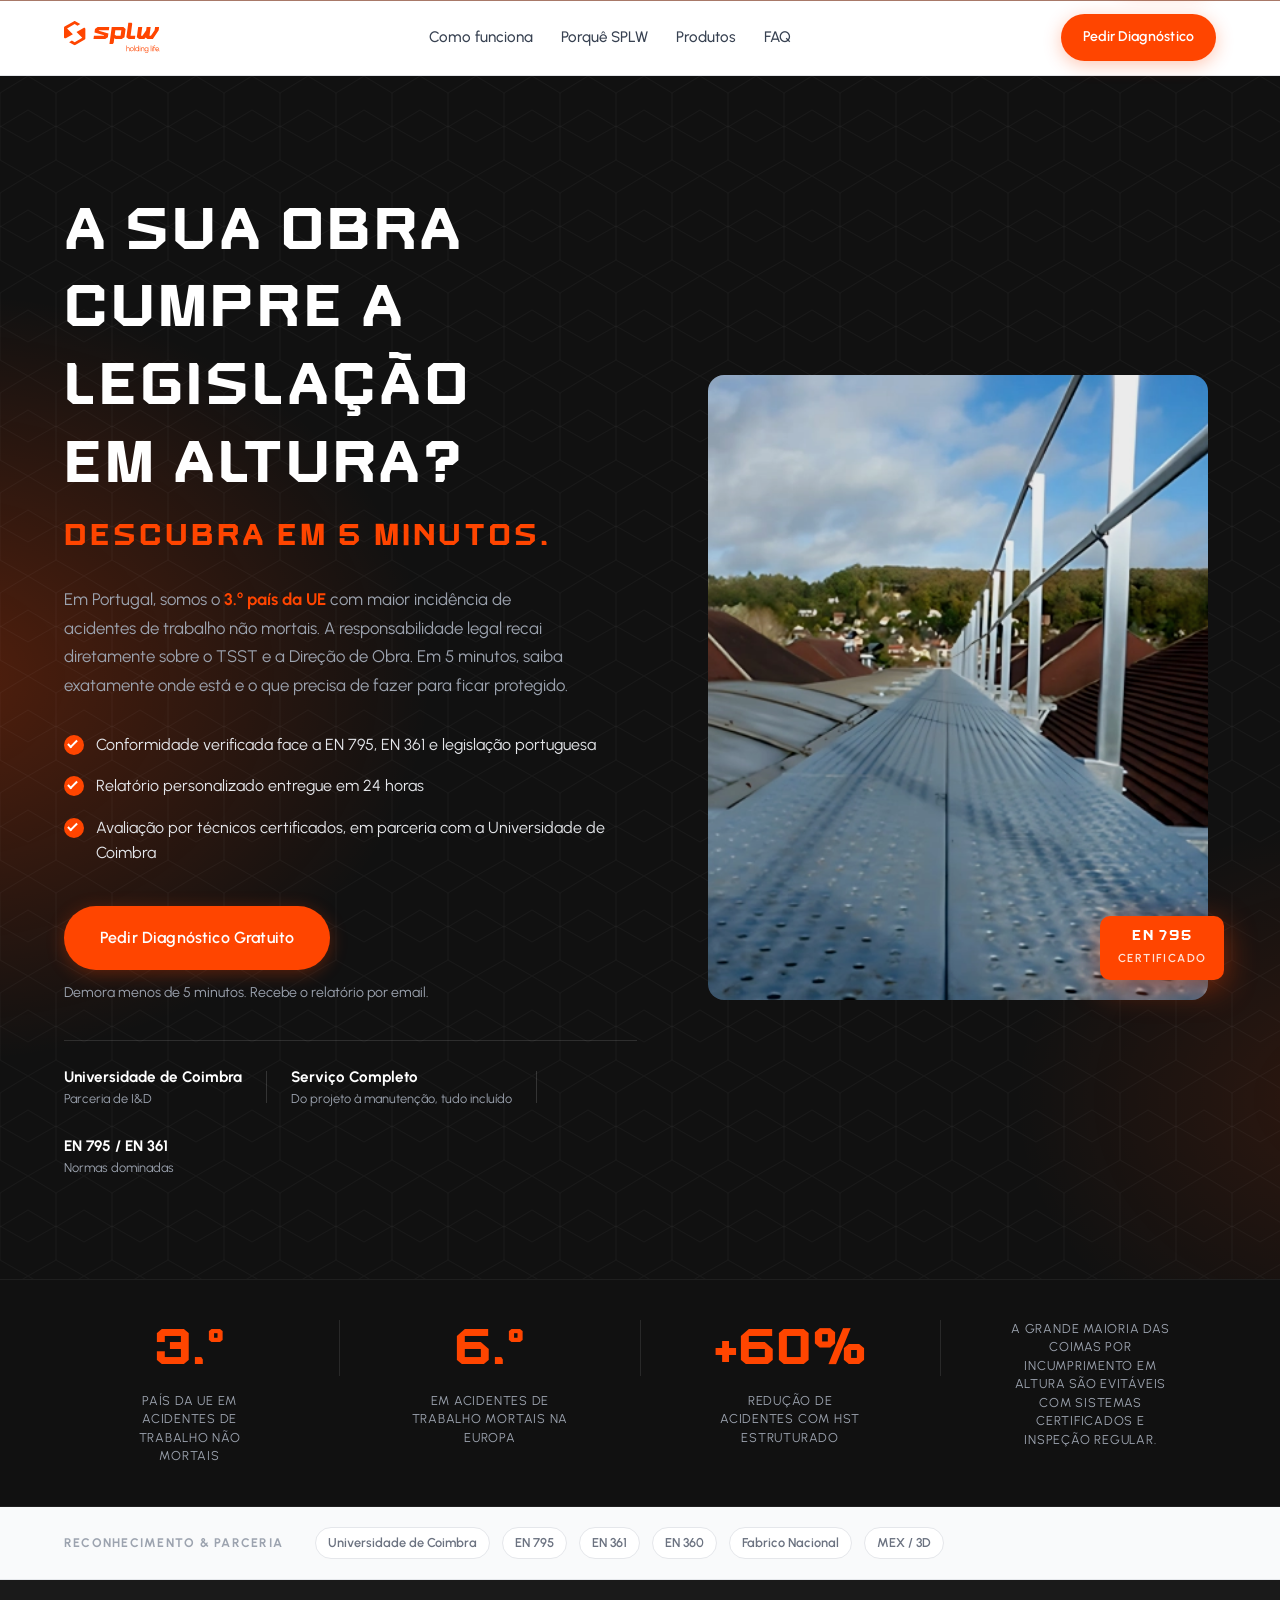
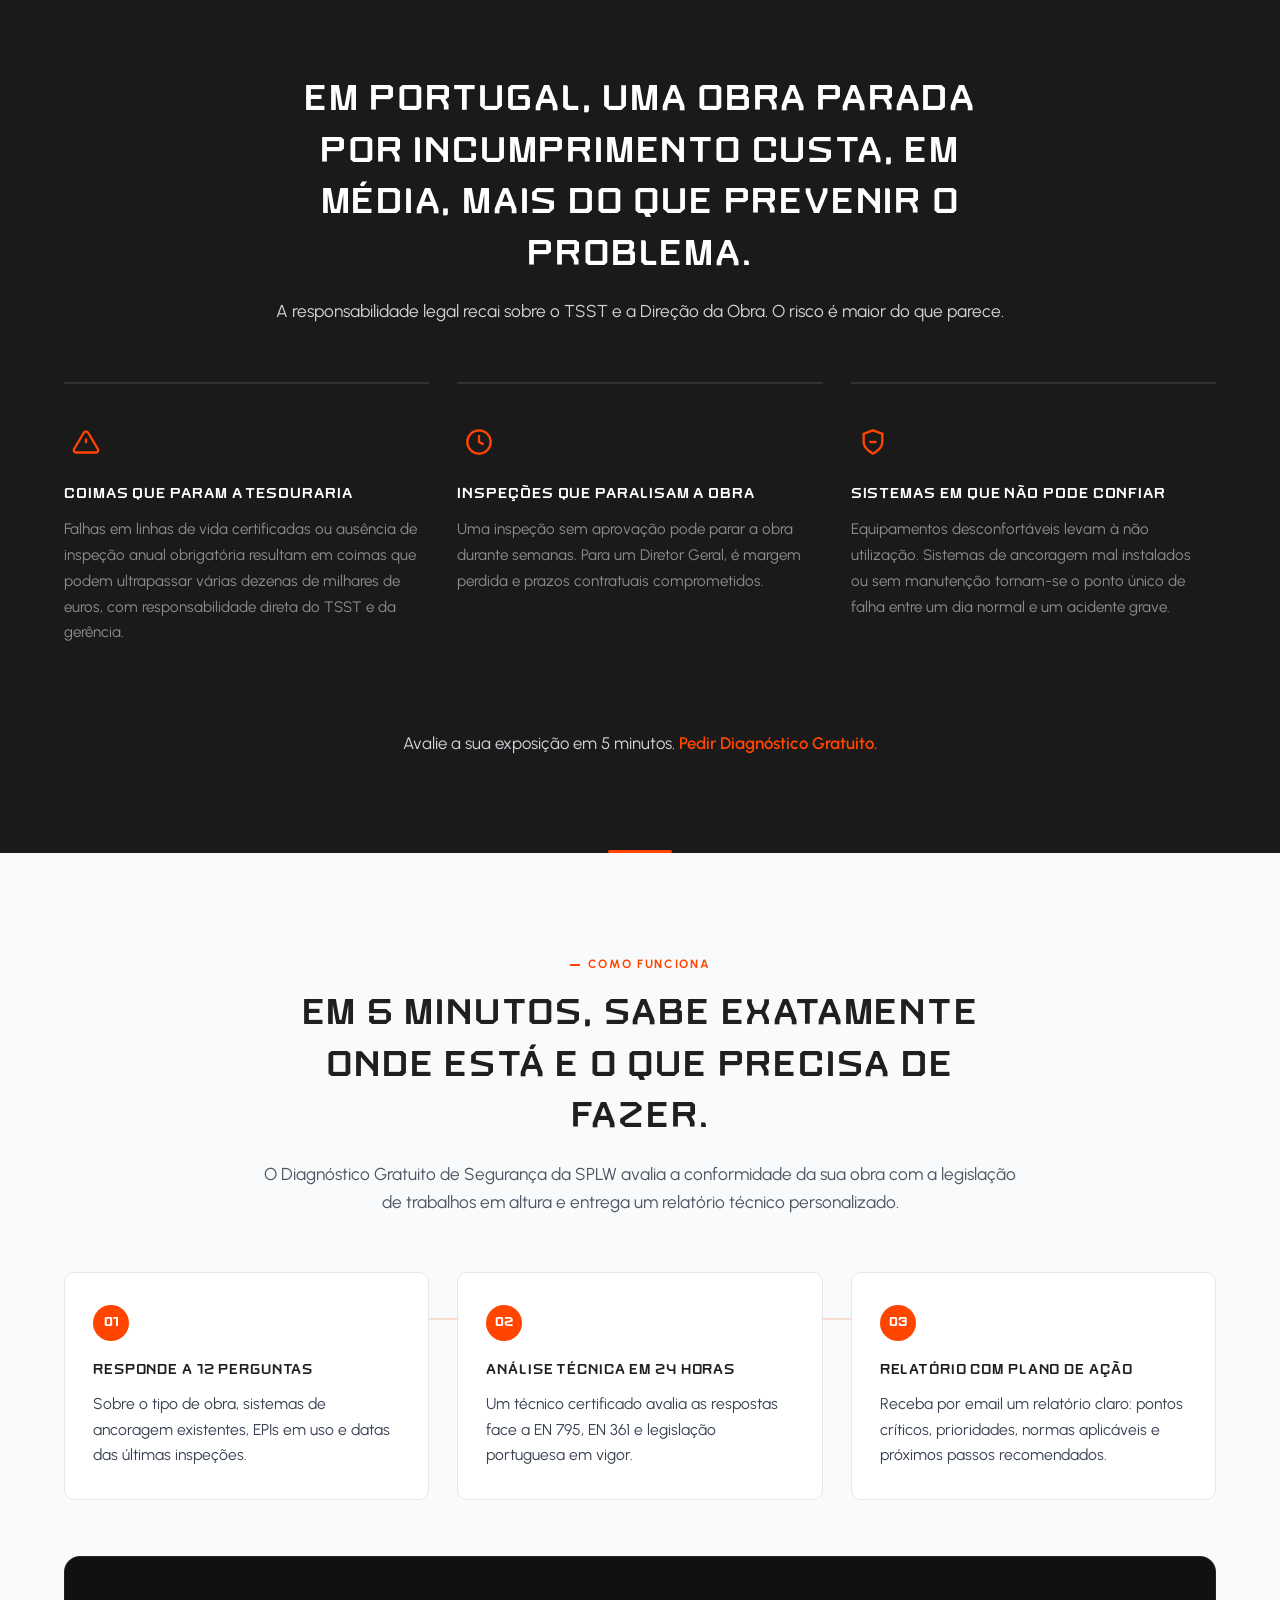
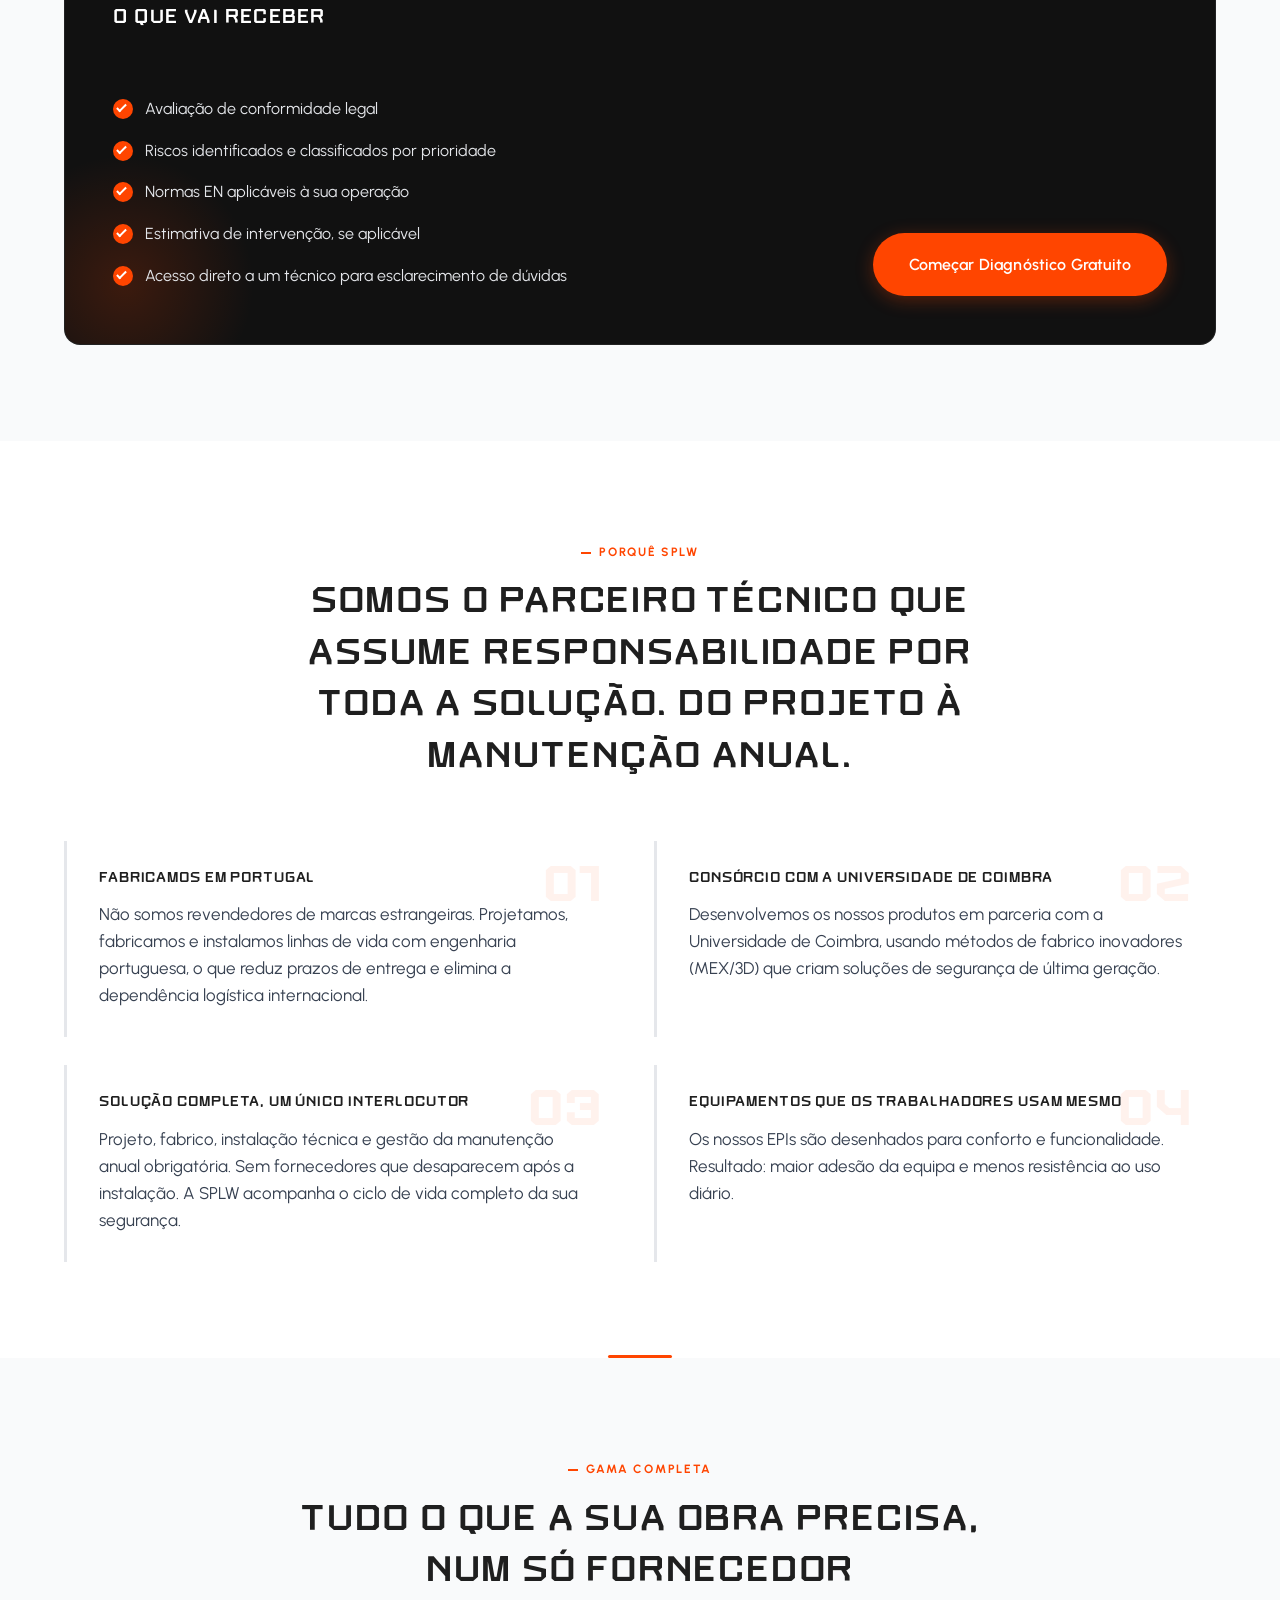
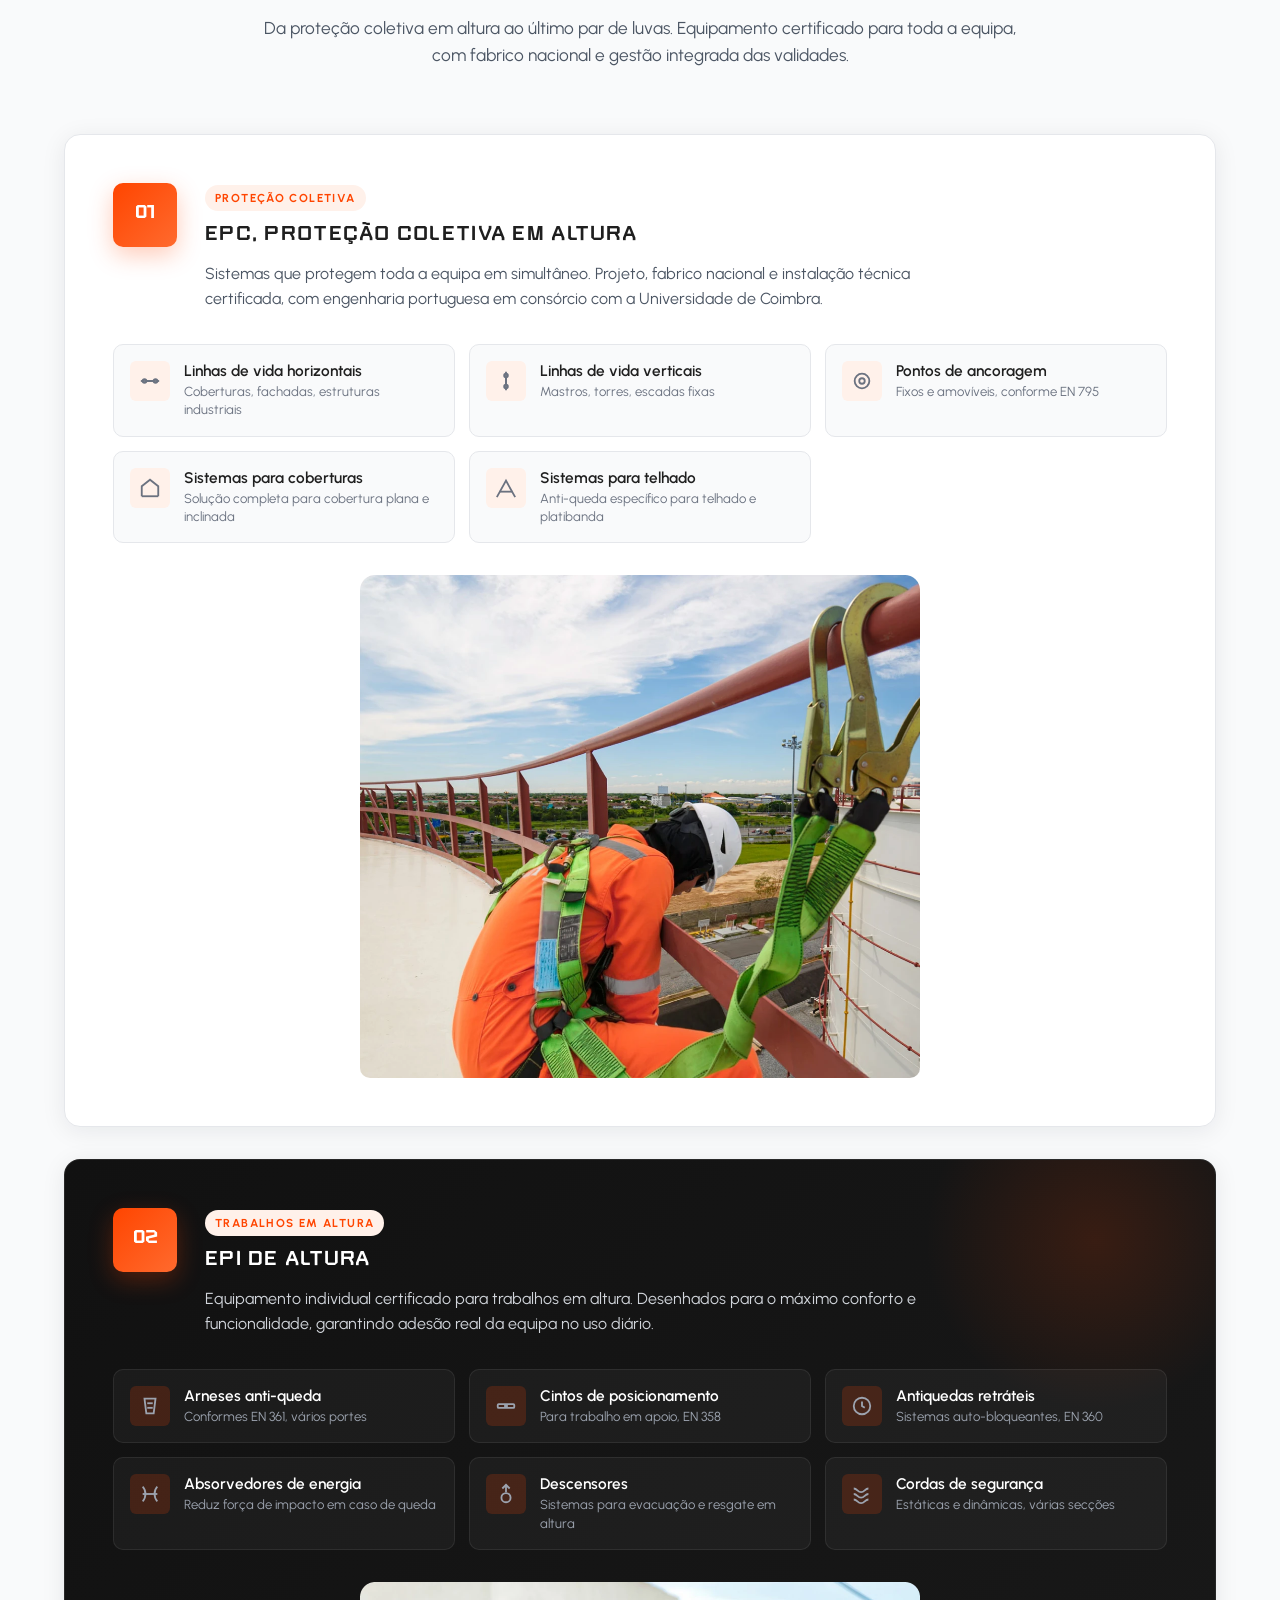
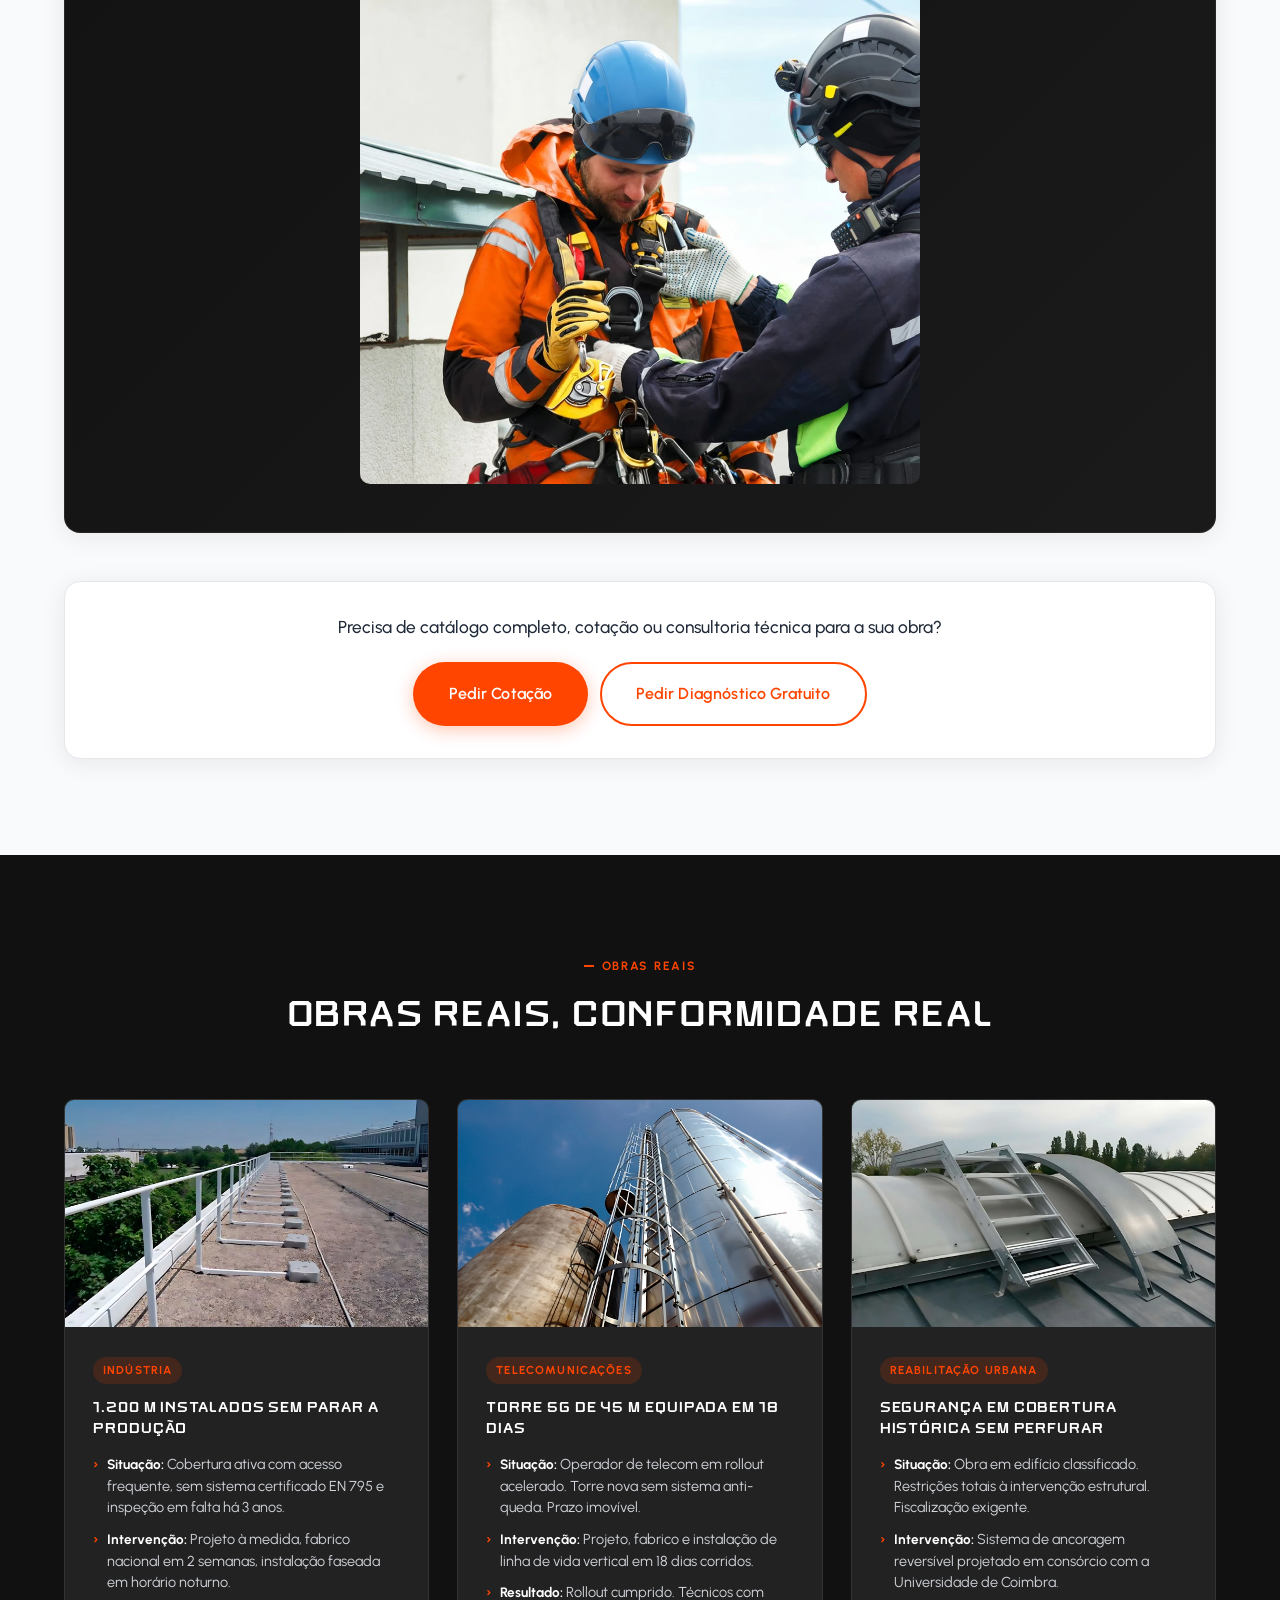
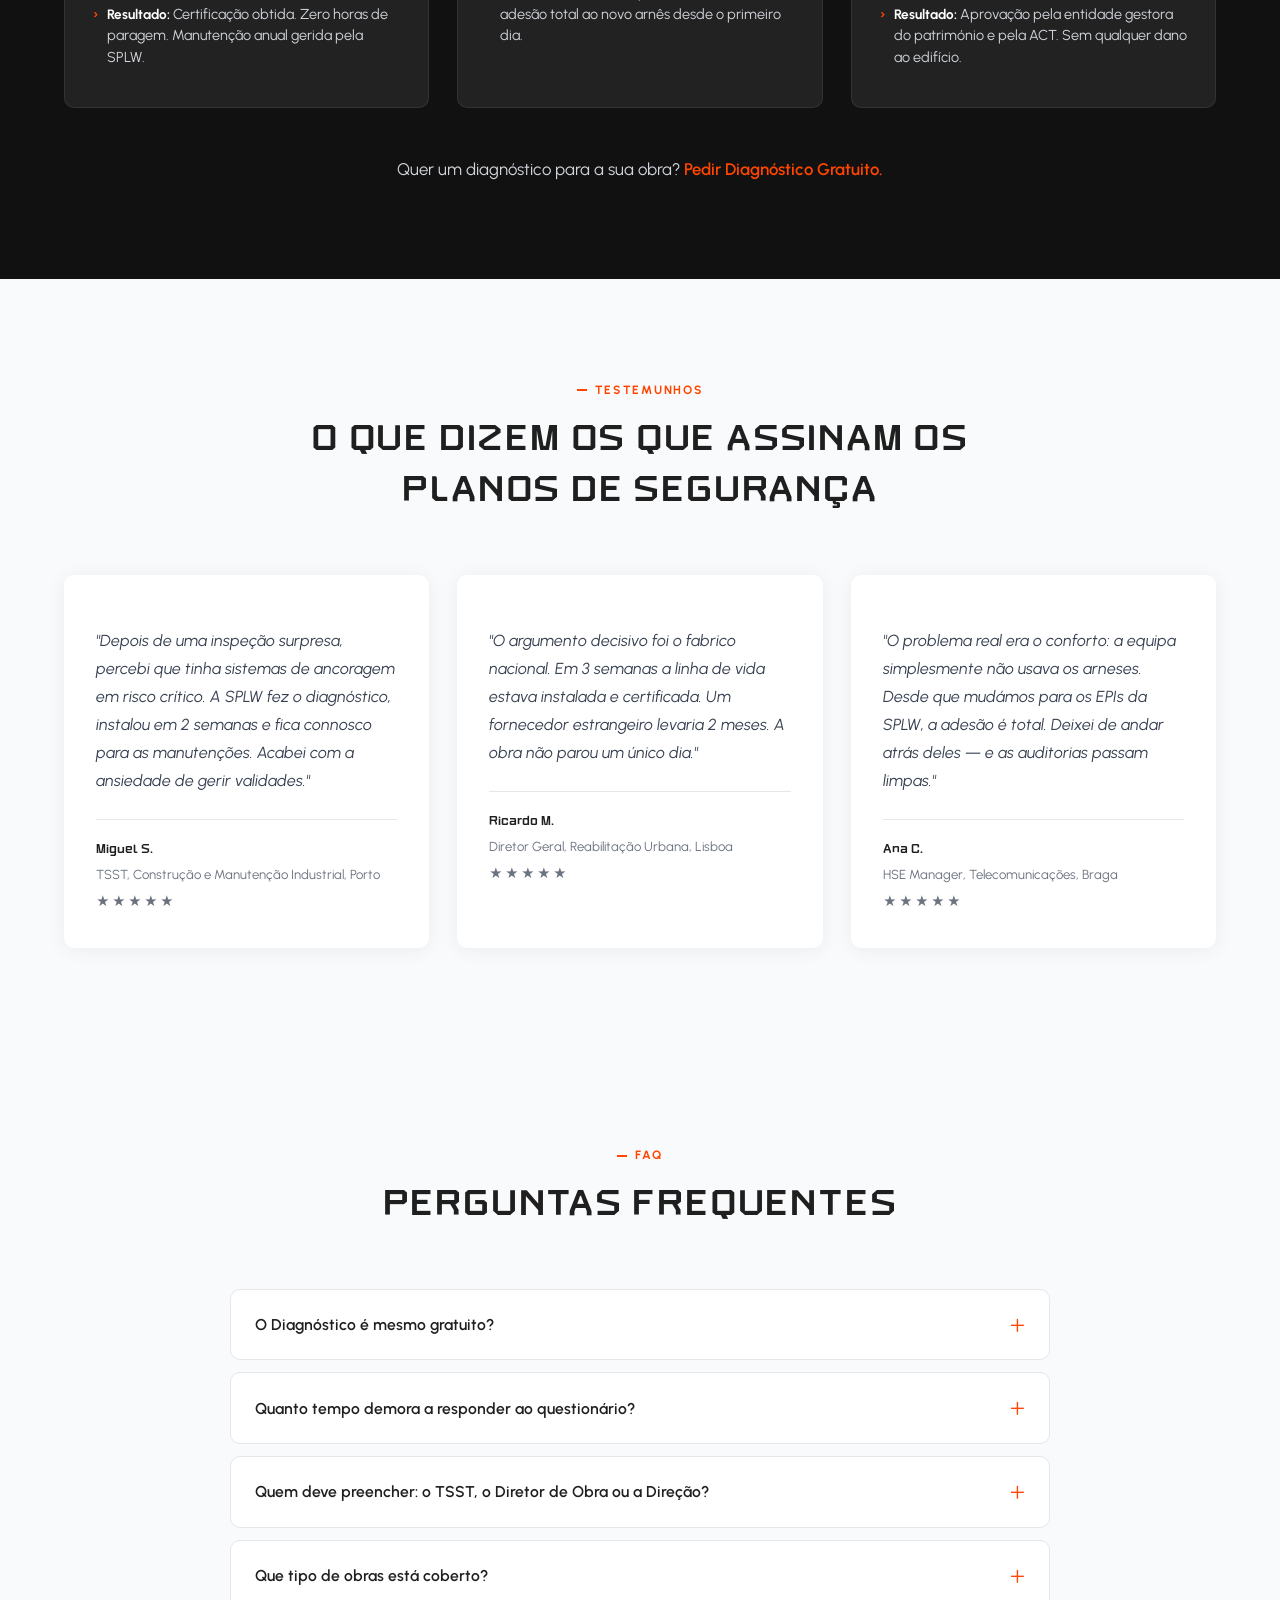
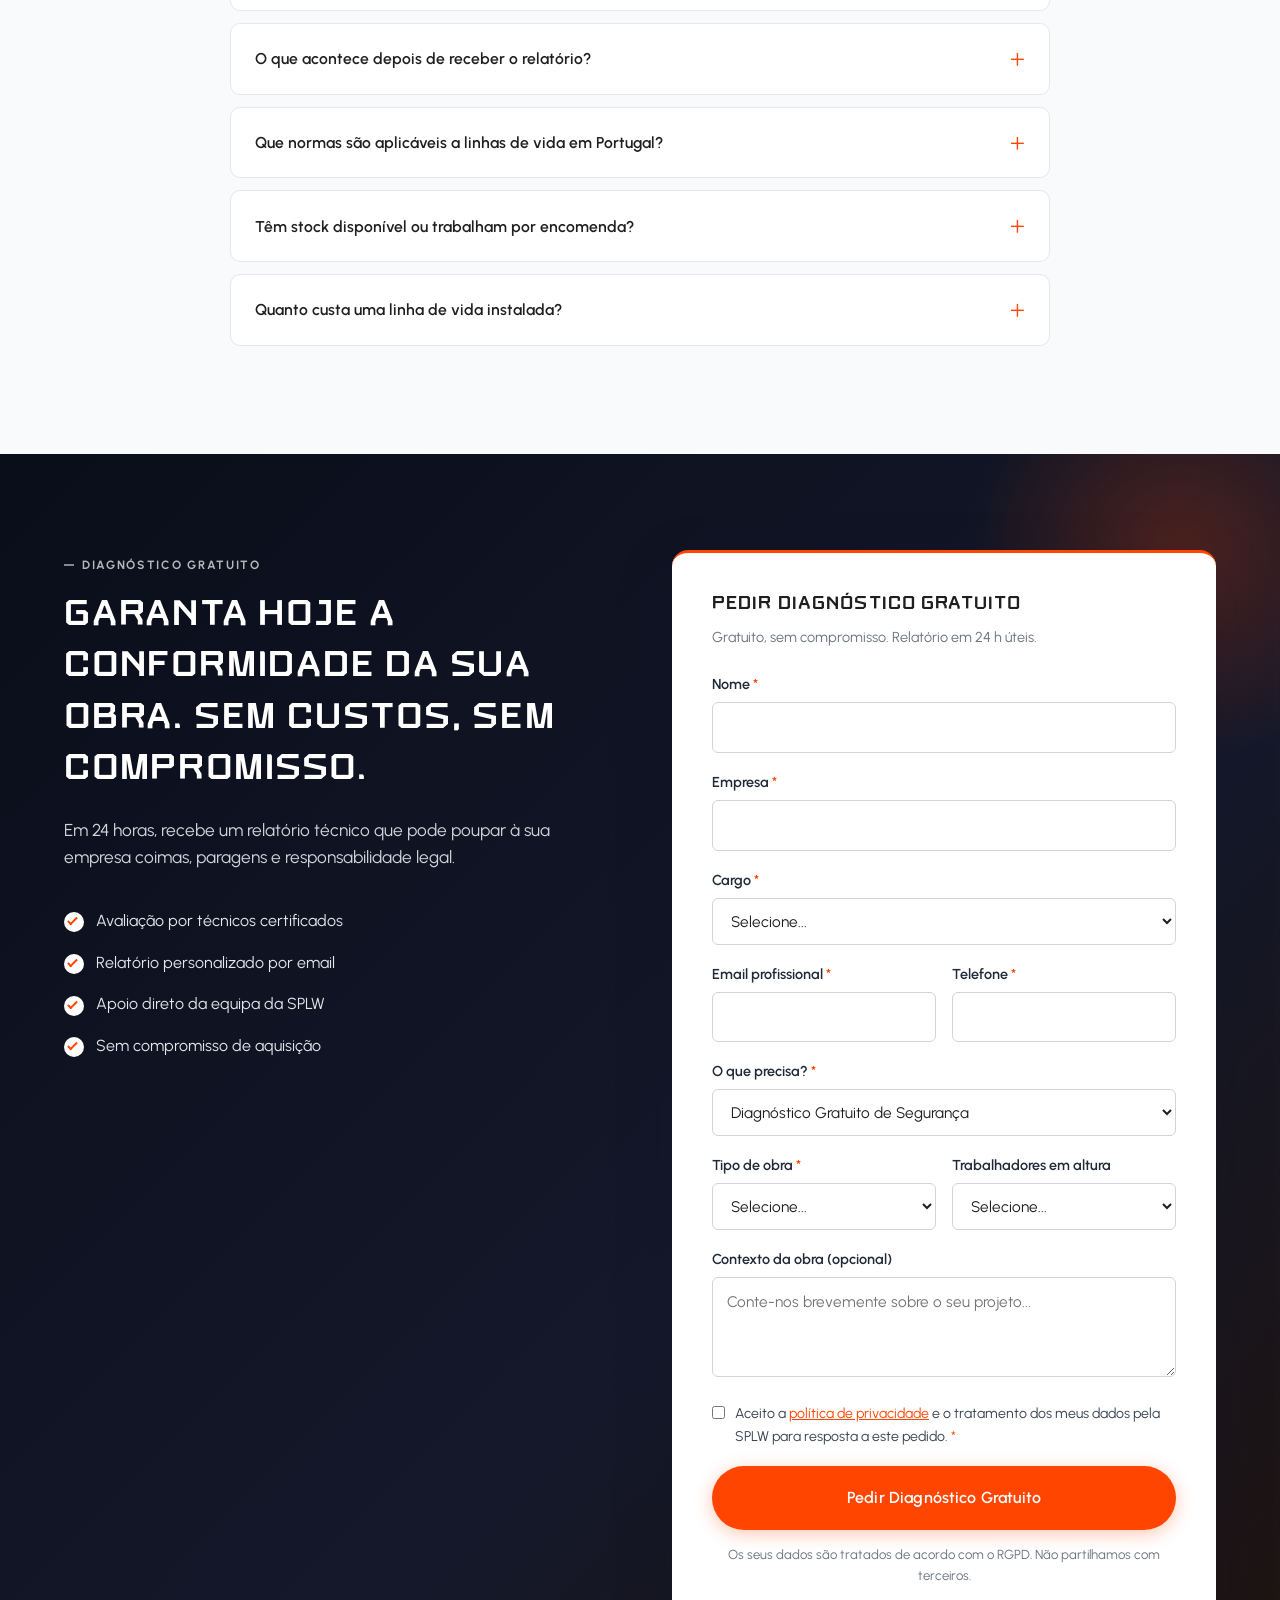
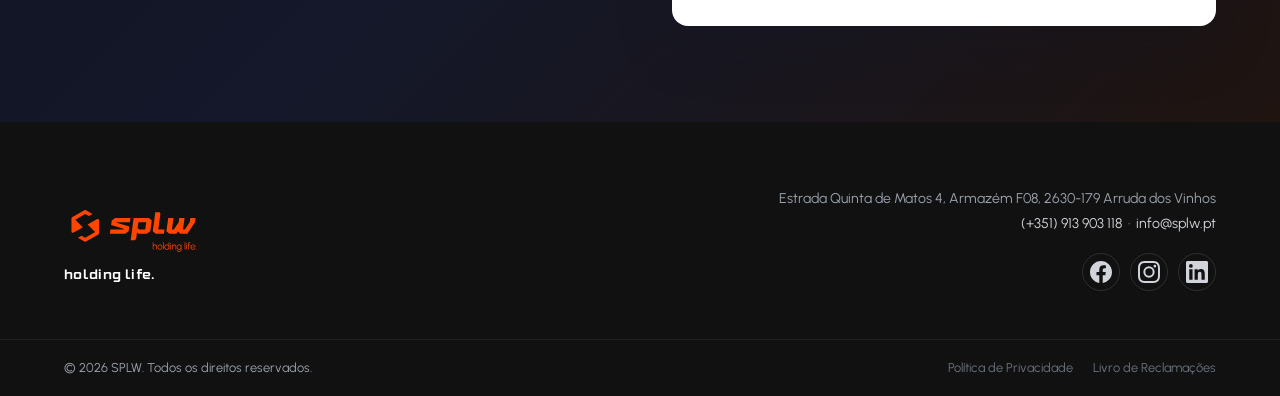
<file: index.html>
<!DOCTYPE html>
<html lang="pt-PT">
<head>
  <meta charset="UTF-8" />
  <meta name="viewport" content="width=device-width, initial-scale=1.0" />
  <meta name="theme-color" content="#FF4500" />
  <title>Diagnóstico Gratuito de Segurança em Altura | SPLW</title>
  <meta name="description" content="Diagnóstico online gratuito para verificar se a sua obra cumpre a legislação de segurança em trabalhos em altura. Relatório técnico em 24 horas. Em parceria com a Universidade de Coimbra." />
  <meta name="robots" content="index, follow" />

  <!-- Open Graph -->
  <meta property="og:type" content="website" />
  <meta property="og:title" content="Diagnóstico Gratuito de Segurança em Altura | SPLW" />
  <meta property="og:description" content="Em 5 minutos, saiba se a sua obra cumpre as normas EN 795. Relatório técnico personalizado em 24 horas." />
  <meta property="og:locale" content="pt_PT" />

  <link rel="icon" type="image/svg+xml" href="assets/images/splw-logo.svg" />
  <link rel="preconnect" href="https://fonts.googleapis.com" />
  <link rel="preconnect" href="https://fonts.gstatic.com" crossorigin />
  <link href="https://fonts.googleapis.com/css2?family=Inter:wght@400;500;600;700&family=Urbanist:wght@400;500;600;700&display=swap" rel="stylesheet" />
  <link rel="stylesheet" href="assets/css/styles.css" />

  <!-- Meta Pixel placeholder, substituir PIXEL_ID -->
  <!--
  <script>
    !function(f,b,e,v,n,t,s){if(f.fbq)return;n=f.fbq=function(){n.callMethod?n.callMethod.apply(n,arguments):n.queue.push(arguments)};
    if(!f._fbq)f._fbq=n;n.push=n;n.loaded=!0;n.version='2.0';n.queue=[];t=b.createElement(e);t.async=!0;
    t.src=v;s=b.getElementsByTagName(e)[0];s.parentNode.insertBefore(t,s)}(window,document,'script','https://connect.facebook.net/en_US/fbevents.js');
    fbq('init', 'PIXEL_ID'); fbq('track', 'PageView');
  </script>
  -->

  <!-- GA4 placeholder, substituir GA_MEASUREMENT_ID -->
  <!--
  <script async src="https://www.googletagmanager.com/gtag/js?id=GA_MEASUREMENT_ID"></script>
  <script>
    window.dataLayer = window.dataLayer || [];
    function gtag(){dataLayer.push(arguments);}
    gtag('js', new Date()); gtag('config', 'GA_MEASUREMENT_ID');
  </script>
  -->

  <!-- Google Tag Manager -->
  <script>(function(w,d,s,l,i){w[l]=w[l]||[];w[l].push({'gtm.start':
  new Date().getTime(),event:'gtm.js'});var f=d.getElementsByTagName(s)[0],
  j=d.createElement(s),dl=l!='dataLayer'?'&l='+l:'';j.async=true;j.src=
  'https://www.googletagmanager.com/gtm.js?id='+i+dl;f.parentNode.insertBefore(j,f);
  })(window,document,'script','dataLayer','GTM-KQ8XT2FH');</script>
  <!-- End Google Tag Manager -->
</head>
<body>
  <!-- Google Tag Manager (noscript) -->
  <noscript><iframe src="https://www.googletagmanager.com/ns.html?id=GTM-KQ8XT2FH"
  height="0" width="0" style="display:none;visibility:hidden"></iframe></noscript>
  <!-- End Google Tag Manager (noscript) -->

  <!-- Sticky CTA Bar -->
  <div class="sticky-cta" id="stickyCta" aria-hidden="true">
    <div class="container sticky-cta__inner">
      <span class="sticky-cta__text">Diagnóstico Gratuito de Segurança, em 5 minutos</span>
      <a href="#formulario" class="btn btn--primary btn--sm" data-cta="sticky">Começar</a>
    </div>
  </div>

  <!-- Header -->
  <header class="header">
    <div class="container header__inner">
      <a href="https://splw.pt/" class="header__logo" aria-label="SPLW">
        <img src="assets/images/splw-logo.svg" alt="SPLW" width="120" height="36" />
      </a>
      <nav class="header__nav" aria-label="Principal">
        <a href="#solucao">Como funciona</a>
        <a href="#autoridade">Porquê SPLW</a>
        <a href="#produtos">Produtos</a>
        <a href="#faq">FAQ</a>
      </nav>
      <a href="#formulario" class="btn btn--primary btn--sm header__cta" data-cta="header">Pedir Diagnóstico</a>
    </div>
  </header>

  <!-- HERO -->
  <section class="hero" id="hero">
    <div class="hero__bg" aria-hidden="true"></div>
    <div class="container hero__grid">
      <div class="hero__copy">
        <h1 class="hero__title">A sua obra<br>cumpre a<br>legislação<br>em altura?<br><span class="text-primary hero__title-sub">Descubra em 5 minutos.</span></h1>
        <p class="hero__lead">
          Em Portugal, somos o <strong class="hero__lead-em">3.<sup>o</sup> país da UE</strong> com maior incidência de acidentes de trabalho não mortais.
          A responsabilidade legal recai diretamente sobre o TSST e a Direção de Obra.
          Em 5 minutos, saiba exatamente onde está e o que precisa de fazer para ficar protegido.
        </p>
        <ul class="hero__bullets">
          <li><span class="check" aria-hidden="true"></span> Conformidade verificada face a EN 795, EN 361 e legislação portuguesa</li>
          <li><span class="check" aria-hidden="true"></span> Relatório personalizado entregue em 24 horas</li>
          <li><span class="check" aria-hidden="true"></span> Avaliação por técnicos certificados, em parceria com a Universidade de Coimbra</li>
        </ul>
        <div class="hero__actions">
          <a href="#formulario" class="btn btn--primary btn--lg" data-cta="hero">Pedir Diagnóstico Gratuito</a>
          <span class="hero__micro">Demora menos de 5 minutos. Recebe o relatório por email.</span>
        </div>
        <div class="hero__trust">
          <div class="trust-item"><strong>Universidade de Coimbra</strong><span>Parceria de I&amp;D</span></div>
          <div class="trust-divider" aria-hidden="true"></div>
          <div class="trust-item"><strong>Serviço Completo</strong><span>Do projeto à manutenção, tudo incluído</span></div>
          <div class="trust-divider" aria-hidden="true"></div>
          <div class="trust-item"><strong>EN 795 / EN 361</strong><span>Normas dominadas</span></div>
        </div>
      </div>

      <div class="hero__visual" aria-hidden="true">
        <div class="hero__photo-wrap">
          <img src="assets/images/hero-passadico.webp" alt="Passadiço de segurança em altura — SPLW" class="hero__photo" />
          <div class="hero__photo-badge">
            <span class="hero__photo-badge-num">EN 795</span>
            <span class="hero__photo-badge-label">Certificado</span>
          </div>
        </div>
      </div>
    </div>
  </section>

  <!-- STATS STRIP -->
  <section class="stats-strip" aria-label="Portugal em números">
    <div class="container stats-strip__grid">
      <div class="stat-item">
        <span class="stat-item__num">3.º</span>
        <span class="stat-item__label">país da UE em acidentes de trabalho não mortais</span>
      </div>
      <div class="stat-item__sep" aria-hidden="true"></div>
      <div class="stat-item">
        <span class="stat-item__num">6.º</span>
        <span class="stat-item__label">em acidentes de trabalho mortais na Europa</span>
      </div>
      <div class="stat-item__sep" aria-hidden="true"></div>
      <div class="stat-item">
        <span class="stat-item__num">+60%</span>
        <span class="stat-item__label">redução de acidentes com HST estruturado</span>
      </div>
      <div class="stat-item__sep" aria-hidden="true"></div>
      <div class="stat-item">
        <span class="stat-item__label">A grande maioria das coimas por incumprimento em altura são evitáveis com sistemas certificados e inspeção regular.</span>
      </div>
    </div>
  </section>

  <!-- TRUST STRIP -->
  <section class="trust-strip" aria-hidden="true">
    <div class="container trust-strip__inner">
      <span class="trust-strip__label">Reconhecimento &amp; parceria</span>
      <div class="trust-strip__logos">
        <span class="trust-logo">Universidade de Coimbra</span>
        <span class="trust-logo">EN 795</span>
        <span class="trust-logo">EN 361</span>
        <span class="trust-logo">EN 360</span>
        <span class="trust-logo">Fabrico Nacional</span>
        <span class="trust-logo">MEX / 3D</span>
      </div>
    </div>
  </section>

  <!-- PROBLEMA -->
  <section class="problema" id="problema">
    <div class="container">
      <header class="section-head section-head--light">
        <h2>Em Portugal, uma obra parada por incumprimento custa, em média, mais do que prevenir o problema.</h2>
        <p>A responsabilidade legal recai sobre o TSST e a Direção da Obra. O risco é maior do que parece.</p>
      </header>
      <div class="cards-3">
        <article class="card-dark">
          <div class="card-dark__icon" aria-hidden="true">
            <svg viewBox="0 0 24 24" fill="none" stroke="currentColor" stroke-width="2"><path d="M12 9v4"/><path d="M12 17h.01"/><path d="M10.29 3.86 1.82 18a2 2 0 0 0 1.71 3h16.94a2 2 0 0 0 1.71-3L13.71 3.86a2 2 0 0 0-3.42 0Z"/></svg>
          </div>
          <h3>Coimas que param a tesouraria</h3>
          <p>Falhas em linhas de vida certificadas ou ausência de inspeção anual obrigatória resultam em coimas que podem ultrapassar várias dezenas de milhares de euros, com responsabilidade direta do TSST e da gerência.</p>
        </article>
        <article class="card-dark">
          <div class="card-dark__icon" aria-hidden="true">
            <svg viewBox="0 0 24 24" fill="none" stroke="currentColor" stroke-width="2"><circle cx="12" cy="12" r="10"/><polyline points="12 6 12 12 16 14"/></svg>
          </div>
          <h3>Inspeções que paralisam a obra</h3>
          <p>Uma inspeção sem aprovação pode parar a obra durante semanas. Para um Diretor Geral, é margem perdida e prazos contratuais comprometidos.</p>
        </article>
        <article class="card-dark">
          <div class="card-dark__icon" aria-hidden="true">
            <svg viewBox="0 0 24 24" fill="none" stroke="currentColor" stroke-width="2"><path d="M12 22s8-4 8-10V5l-8-3-8 3v7c0 6 8 10 8 10z"/><line x1="9" y1="12" x2="15" y2="12"/></svg>
          </div>
          <h3>Sistemas em que não pode confiar</h3>
          <p>Equipamentos desconfortáveis levam à não utilização. Sistemas de ancoragem mal instalados ou sem manutenção tornam-se o ponto único de falha entre um dia normal e um acidente grave.</p>
        </article>
      </div>
      <p class="problema__cta">
        Avalie a sua exposição em 5 minutos.
        <a href="#formulario" data-cta="problema">Pedir Diagnóstico Gratuito.</a>
      </p>
    </div>
  </section>

  <!-- SOLUÇÃO -->
  <section class="solucao" id="solucao">
    <div class="container">
      <header class="section-head">
        <span class="eyebrow">Como funciona</span>
        <h2>Em 5 minutos, sabe exatamente onde está e o que precisa de fazer.</h2>
        <p>O Diagnóstico Gratuito de Segurança da SPLW avalia a conformidade da sua obra com a legislação de trabalhos em altura e entrega um relatório técnico personalizado.</p>
      </header>

      <div class="steps">
        <article class="step">
          <span class="step__num">01</span>
          <h3>Responde a 12 perguntas</h3>
          <p>Sobre o tipo de obra, sistemas de ancoragem existentes, EPIs em uso e datas das últimas inspeções.</p>
        </article>
        <article class="step">
          <span class="step__num">02</span>
          <h3>Análise técnica em 24 horas</h3>
          <p>Um técnico certificado avalia as respostas face a EN 795, EN 361 e legislação portuguesa em vigor.</p>
        </article>
        <article class="step">
          <span class="step__num">03</span>
          <h3>Relatório com plano de ação</h3>
          <p>Receba por email um relatório claro: pontos críticos, prioridades, normas aplicáveis e próximos passos recomendados.</p>
        </article>
      </div>

      <aside class="receive-box" aria-label="O que vai receber">
        <h3>O que vai receber</h3>
        <ul>
          <li><span class="check" aria-hidden="true"></span> Avaliação de conformidade legal</li>
          <li><span class="check" aria-hidden="true"></span> Riscos identificados e classificados por prioridade</li>
          <li><span class="check" aria-hidden="true"></span> Normas EN aplicáveis à sua operação</li>
          <li><span class="check" aria-hidden="true"></span> Estimativa de intervenção, se aplicável</li>
          <li><span class="check" aria-hidden="true"></span> Acesso direto a um técnico para esclarecimento de dúvidas</li>
        </ul>
        <a href="#formulario" class="btn btn--primary btn--lg" data-cta="solucao">Começar Diagnóstico Gratuito</a>
      </aside>
    </div>
  </section>

  <!-- AUTORIDADE -->
  <section class="autoridade" id="autoridade">
    <div class="container">
      <header class="section-head">
        <span class="eyebrow">Porquê SPLW</span>
        <h2>Somos o parceiro técnico que assume responsabilidade por toda a solução. Do projeto à manutenção anual.</h2>
      </header>

      <div class="pillars">
        <article class="pillar">
          <div class="pillar__num">01</div>
          <h3>Fabricamos em Portugal</h3>
          <p>Não somos revendedores de marcas estrangeiras. Projetamos, fabricamos e instalamos linhas de vida com engenharia portuguesa, o que reduz prazos de entrega e elimina a dependência logística internacional.</p>
        </article>
        <article class="pillar">
          <div class="pillar__num">02</div>
          <h3>Consórcio com a Universidade de Coimbra</h3>
          <p>Desenvolvemos os nossos produtos em parceria com a Universidade de Coimbra, usando métodos de fabrico inovadores (MEX/3D) que criam soluções de segurança de última geração.</p>
        </article>
        <article class="pillar">
          <div class="pillar__num">03</div>
          <h3>Solução completa, um único interlocutor</h3>
          <p>Projeto, fabrico, instalação técnica e gestão da manutenção anual obrigatória. Sem fornecedores que desaparecem após a instalação. A SPLW acompanha o ciclo de vida completo da sua segurança.</p>
        </article>
        <article class="pillar">
          <div class="pillar__num">04</div>
          <h3>Equipamentos que os trabalhadores usam mesmo</h3>
          <p>Os nossos EPIs são desenhados para conforto e funcionalidade. Resultado: maior adesão da equipa e menos resistência ao uso diário.</p>
        </article>
      </div>
    </div>
  </section>

  <!-- PRODUTOS -->
  <section class="produtos" id="produtos">
    <div class="container">
      <header class="section-head">
        <span class="eyebrow">Gama completa</span>
        <h2>Tudo o que a sua obra precisa, num só fornecedor</h2>
        <p>Da proteção coletiva em altura ao último par de luvas. Equipamento certificado para toda a equipa, com fabrico nacional e gestão integrada das validades.</p>
      </header>

      <!-- Categoria 1: EPC -->
      <article class="prod-cat">
        <div class="prod-cat__head">
          <div class="prod-cat__badge">01</div>
          <div class="prod-cat__title">
            <span class="prod-cat__tag">Proteção Coletiva</span>
            <h3>EPC, Proteção Coletiva em Altura</h3>
            <p>Sistemas que protegem toda a equipa em simultâneo. Projeto, fabrico nacional e instalação técnica certificada, com engenharia portuguesa em consórcio com a Universidade de Coimbra.</p>
          </div>
        </div>
        <ul class="prod-grid">
          <li class="prod-item">
            <span class="prod-item__icon" aria-hidden="true">
              <svg viewBox="0 0 24 24" fill="none" stroke="currentColor" stroke-width="2"><path d="M2 12h20"/><circle cx="6" cy="12" r="2"/><circle cx="18" cy="12" r="2"/><path d="M8 12h8"/></svg>
            </span>
            <div>
              <strong>Linhas de vida horizontais</strong>
              <span>Coberturas, fachadas, estruturas industriais</span>
            </div>
          </li>
          <li class="prod-item">
            <span class="prod-item__icon" aria-hidden="true">
              <svg viewBox="0 0 24 24" fill="none" stroke="currentColor" stroke-width="2"><path d="M12 2v20"/><circle cx="12" cy="6" r="2"/><circle cx="12" cy="18" r="2"/><path d="M12 8v8"/></svg>
            </span>
            <div>
              <strong>Linhas de vida verticais</strong>
              <span>Mastros, torres, escadas fixas</span>
            </div>
          </li>
          <li class="prod-item">
            <span class="prod-item__icon" aria-hidden="true">
              <svg viewBox="0 0 24 24" fill="none" stroke="currentColor" stroke-width="2"><circle cx="12" cy="12" r="8"/><circle cx="12" cy="12" r="3"/></svg>
            </span>
            <div>
              <strong>Pontos de ancoragem</strong>
              <span>Fixos e amovíveis, conforme EN 795</span>
            </div>
          </li>
          <li class="prod-item">
            <span class="prod-item__icon" aria-hidden="true">
              <svg viewBox="0 0 24 24" fill="none" stroke="currentColor" stroke-width="2"><path d="M3 21V10l9-7 9 7v11"/><path d="M3 21h18"/></svg>
            </span>
            <div>
              <strong>Sistemas para coberturas</strong>
              <span>Solução completa para cobertura plana e inclinada</span>
            </div>
          </li>
          <li class="prod-item">
            <span class="prod-item__icon" aria-hidden="true">
              <svg viewBox="0 0 24 24" fill="none" stroke="currentColor" stroke-width="2"><path d="M2 22 12 4l10 18"/><path d="M5 16h14"/></svg>
            </span>
            <div>
              <strong>Sistemas para telhado</strong>
              <span>Anti-queda específico para telhado e platibanda</span>
            </div>
          </li>
        </ul>
        <div class="prod-cat__banner">
          <img src="assets/images/produto-epc.webp" alt="Linha de vida SPLW instalada em cobertura" loading="lazy" />
        </div>
      </article>

      <!-- Categoria 2: EPI Altura -->
      <article class="prod-cat prod-cat--alt">
        <div class="prod-cat__head">
          <div class="prod-cat__badge">02</div>
          <div class="prod-cat__title">
            <span class="prod-cat__tag">Trabalhos em Altura</span>
            <h3>EPI de Altura</h3>
            <p>Equipamento individual certificado para trabalhos em altura. Desenhados para o máximo conforto e funcionalidade, garantindo adesão real da equipa no uso diário.</p>
          </div>
        </div>
        <ul class="prod-grid">
          <li class="prod-item">
            <span class="prod-item__icon" aria-hidden="true">
              <svg viewBox="0 0 24 24" fill="none" stroke="currentColor" stroke-width="2"><path d="M6 4h12l-2 16H8L6 4z"/><path d="M9 9h6"/><path d="M9 14h6"/></svg>
            </span>
            <div>
              <strong>Arneses anti-queda</strong>
              <span>Conformes EN 361, vários portes</span>
            </div>
          </li>
          <li class="prod-item">
            <span class="prod-item__icon" aria-hidden="true">
              <svg viewBox="0 0 24 24" fill="none" stroke="currentColor" stroke-width="2"><rect x="3" y="10" width="18" height="4" rx="1"/><circle cx="12" cy="12" r="1.2" fill="currentColor"/></svg>
            </span>
            <div>
              <strong>Cintos de posicionamento</strong>
              <span>Para trabalho em apoio, EN 358</span>
            </div>
          </li>
          <li class="prod-item">
            <span class="prod-item__icon" aria-hidden="true">
              <svg viewBox="0 0 24 24" fill="none" stroke="currentColor" stroke-width="2"><circle cx="12" cy="12" r="9"/><path d="M12 7v5l3 2"/></svg>
            </span>
            <div>
              <strong>Antiquedas retráteis</strong>
              <span>Sistemas auto-bloqueantes, EN 360</span>
            </div>
          </li>
          <li class="prod-item">
            <span class="prod-item__icon" aria-hidden="true">
              <svg viewBox="0 0 24 24" fill="none" stroke="currentColor" stroke-width="2"><path d="M4 4c4 4 4 12 0 16"/><path d="M20 4c-4 4-4 12 0 16"/><path d="M4 12h16"/></svg>
            </span>
            <div>
              <strong>Absorvedores de energia</strong>
              <span>Reduz força de impacto em caso de queda</span>
            </div>
          </li>
          <li class="prod-item">
            <span class="prod-item__icon" aria-hidden="true">
              <svg viewBox="0 0 24 24" fill="none" stroke="currentColor" stroke-width="2"><path d="M12 2v8"/><path d="M8 6l4-4 4 4"/><circle cx="12" cy="16" r="5"/></svg>
            </span>
            <div>
              <strong>Descensores</strong>
              <span>Sistemas para evacuação e resgate em altura</span>
            </div>
          </li>
          <li class="prod-item">
            <span class="prod-item__icon" aria-hidden="true">
              <svg viewBox="0 0 24 24" fill="none" stroke="currentColor" stroke-width="2"><path d="M3 6c4 0 4 4 8 4s4-4 8-4"/><path d="M3 12c4 0 4 4 8 4s4-4 8-4"/><path d="M3 18c4 0 4 4 8 4s4-4 8-4"/></svg>
            </span>
            <div>
              <strong>Cordas de segurança</strong>
              <span>Estáticas e dinâmicas, várias secções</span>
            </div>
          </li>
        </ul>
        <div class="prod-cat__banner">
          <img src="assets/images/produto-epi.webp" alt="EPIs de altura SPLW — arneses, cordas, antiquedas" loading="lazy" />
        </div>
      </article>

      <div class="prod-foot">
        <p>Precisa de catálogo completo, cotação ou consultoria técnica para a sua obra?</p>
        <div class="prod-foot__actions">
          <a href="#formulario" class="btn btn--primary btn--lg" data-cta="produtos-cotacao">Pedir Cotação</a>
          <a href="#formulario" class="btn btn--ghost btn--lg" data-cta="produtos-diagnostico">Pedir Diagnóstico Gratuito</a>
        </div>
      </div>
    </div>
  </section>

  <!-- CASOS -->
  <section class="casos" id="casos">
    <div class="container">
      <header class="section-head section-head--light">
        <span class="eyebrow">Obras reais</span>
        <h2>Obras reais, conformidade real</h2>
      </header>

      <div class="cases">
        <article class="case">
          <div class="case__media">
            <img src="assets/images/case-industria.webp" alt="Linha de vida horizontal em cobertura industrial — SPLW" loading="lazy" />
          </div>
          <div class="case__body">
            <span class="tag">Indústria</span>
            <h3>1.200 m instalados sem parar a produção</h3>
            <ul class="case__facts">
              <li><strong>Situação:</strong> Cobertura ativa com acesso frequente, sem sistema certificado EN 795 e inspeção em falta há 3 anos.</li>
              <li><strong>Intervenção:</strong> Projeto à medida, fabrico nacional em 2 semanas, instalação faseada em horário noturno.</li>
              <li><strong>Resultado:</strong> Certificação obtida. Zero horas de paragem. Manutenção anual gerida pela SPLW.</li>
            </ul>
          </div>
        </article>
        <article class="case">
          <div class="case__media">
            <img src="assets/images/case-telecom.webp" alt="Sistema vertical certificado EN 795 para torre 5G — SPLW" loading="lazy" />
          </div>
          <div class="case__body">
            <span class="tag">Telecomunicações</span>
            <h3>Torre 5G de 45 m equipada em 18 dias</h3>
            <ul class="case__facts">
              <li><strong>Situação:</strong> Operador de telecom em rollout acelerado. Torre nova sem sistema anti-queda. Prazo imovível.</li>
              <li><strong>Intervenção:</strong> Projeto, fabrico e instalação de linha de vida vertical em 18 dias corridos.</li>
              <li><strong>Resultado:</strong> Rollout cumprido. Técnicos com adesão total ao novo arnês desde o primeiro dia.</li>
            </ul>
          </div>
        </article>
        <article class="case">
          <div class="case__media">
            <img src="assets/images/case-urbana.webp" alt="Segurança em cobertura histórica sem perfurar — SPLW" loading="lazy" />
          </div>
          <div class="case__body">
            <span class="tag">Reabilitação Urbana</span>
            <h3>Segurança em cobertura histórica sem perfurar</h3>
            <ul class="case__facts">
              <li><strong>Situação:</strong> Obra em edifício classificado. Restrições totais à intervenção estrutural. Fiscalização exigente.</li>
              <li><strong>Intervenção:</strong> Sistema de ancoragem reversível projetado em consórcio com a Universidade de Coimbra.</li>
              <li><strong>Resultado:</strong> Aprovação pela entidade gestora do património e pela ACT. Sem qualquer dano ao edifício.</li>
            </ul>
          </div>
        </article>
      </div>

      <p class="casos__cta">
        Quer um diagnóstico para a sua obra?
        <a href="#formulario" data-cta="casos">Pedir Diagnóstico Gratuito.</a>
      </p>
    </div>
  </section>

  <!-- TESTEMUNHOS -->
  <section class="testemunhos" id="testemunhos">
    <div class="container">
      <header class="section-head">
        <span class="eyebrow">Testemunhos</span>
        <h2>O que dizem os que assinam os planos de segurança</h2>
      </header>
      <div class="cards-3">
        <article class="quote">
          <p>"Depois de uma inspeção surpresa, percebi que tinha sistemas de ancoragem em risco crítico. A SPLW fez o diagnóstico, instalou em 2 semanas e fica connosco para as manutenções. Acabei com a ansiedade de gerir validades."</p>
          <footer>
            <strong>Miguel S.</strong>
            <span>TSST, Construção e Manutenção Industrial, Porto</span>
            <span class="quote__stars" aria-label="5 de 5 estrelas">★★★★★</span>
          </footer>
        </article>
        <article class="quote">
          <p>"O argumento decisivo foi o fabrico nacional. Em 3 semanas a linha de vida estava instalada e certificada. Um fornecedor estrangeiro levaria 2 meses. A obra não parou um único dia."</p>
          <footer>
            <strong>Ricardo M.</strong>
            <span>Diretor Geral, Reabilitação Urbana, Lisboa</span>
            <span class="quote__stars" aria-label="5 de 5 estrelas">★★★★★</span>
          </footer>
        </article>
        <article class="quote">
          <p>"O problema real era o conforto: a equipa simplesmente não usava os arneses. Desde que mudámos para os EPIs da SPLW, a adesão é total. Deixei de andar atrás deles — e as auditorias passam limpas."</p>
          <footer>
            <strong>Ana C.</strong>
            <span>HSE Manager, Telecomunicações, Braga</span>
            <span class="quote__stars" aria-label="5 de 5 estrelas">★★★★★</span>
          </footer>
        </article>
      </div>
    </div>
  </section>

  <!-- FAQ -->
  <section class="faq" id="faq">
    <div class="container">
      <header class="section-head">
        <span class="eyebrow">FAQ</span>
        <h2>Perguntas frequentes</h2>
      </header>
      <div class="accordion">
        <details class="accordion__item">
          <summary>O Diagnóstico é mesmo gratuito?</summary>
          <p>Sim. O diagnóstico é uma cortesia técnica da SPLW. Não há compromisso de aquisição de produtos ou serviços.</p>
        </details>
        <details class="accordion__item">
          <summary>Quanto tempo demora a responder ao questionário?</summary>
          <p>Cerca de 5 minutos. Para obras mais complexas, pode demorar até 10 minutos.</p>
        </details>
        <details class="accordion__item">
          <summary>Quem deve preencher: o TSST, o Diretor de Obra ou a Direção?</summary>
          <p>Qualquer responsável com conhecimento das condições da obra. Idealmente, o TSST ou o Engenheiro de Segurança.</p>
        </details>
        <details class="accordion__item">
          <summary>Que tipo de obras está coberto?</summary>
          <p>Construção civil, reabilitação urbana, telecomunicações, energia eólica, indústria, manutenção industrial e qualquer estrutura com risco de queda em altura.</p>
        </details>
        <details class="accordion__item">
          <summary>O que acontece depois de receber o relatório?</summary>
          <p>Recebe o relatório por email em 24 horas. Pode falar com um técnico para esclarecer pontos. Se quiser avançar com uma intervenção, apresentamos proposta. Se não, fica com o relatório, sem compromisso.</p>
        </details>
        <details class="accordion__item">
          <summary>Que normas são aplicáveis a linhas de vida em Portugal?</summary>
          <p>Principalmente EN 795 (sistemas de ancoragem), EN 361 (arneses anti-queda) e legislação portuguesa, incluindo o Decreto-Lei nº 50/2005 e o enquadramento do Código do Trabalho.</p>
        </details>
        <details class="accordion__item">
          <summary>Têm stock disponível ou trabalham por encomenda?</summary>
          <p>Sistemas EPC (linhas de vida) e equipamentos especializados são produzidos por encomenda. Os prazos são curtos dado o desenvolvimento e produção nacional.</p>
        </details>
        <details class="accordion__item">
          <summary>Quanto custa uma linha de vida instalada?</summary>
          <p>Depende do projeto. O diagnóstico ajuda a precisar a estimativa, e a proposta comercial é sempre adaptada à obra.</p>
        </details>
      </div>
    </div>
  </section>

  <!-- FORMULÁRIO FINAL -->
  <section class="cta-final" id="formulario">
    <div class="container cta-final__grid">
      <div class="cta-final__copy">
        <span class="eyebrow eyebrow--light">Diagnóstico Gratuito</span>
        <h2>Garanta hoje a conformidade da sua obra. Sem custos, sem compromisso.</h2>
        <p>Em 24 horas, recebe um relatório técnico que pode poupar à sua empresa coimas, paragens e responsabilidade legal.</p>
        <ul class="cta-final__bullets">
          <li><span class="check check--light" aria-hidden="true"></span> Avaliação por técnicos certificados</li>
          <li><span class="check check--light" aria-hidden="true"></span> Relatório personalizado por email</li>
          <li><span class="check check--light" aria-hidden="true"></span> Apoio direto da equipa da SPLW</li>
          <li><span class="check check--light" aria-hidden="true"></span> Sem compromisso de aquisição</li>
        </ul>
      </div>

      <div class="cta-final__right">

        <form class="form-card" id="leadForm" action="https://script.google.com/macros/s/AKfycbwpfhPOdKoGjoBndQZ5neI9194BQgiGgEvN8V6-DdRW6DoWcj29AxWRZrIT1C5aBiYj/exec" method="POST" novalidate>
        <h3>Pedir Diagnóstico Gratuito</h3>
        <p class="form-card__sub">Gratuito, sem compromisso. Relatório em 24 h úteis.</p>

        <div class="field">
          <label for="nome">Nome <span aria-hidden="true">*</span></label>
          <input id="nome" name="nome" type="text" required autocomplete="name" />
        </div>

        <div class="field">
          <label for="empresa">Empresa <span aria-hidden="true">*</span></label>
          <input id="empresa" name="empresa" type="text" required autocomplete="organization" />
        </div>

        <div class="field">
          <label for="cargo">Cargo <span aria-hidden="true">*</span></label>
          <select id="cargo" name="cargo" required>
            <option value="">Selecione...</option>
            <option value="TSST">Técnico Superior de Segurança no Trabalho (TSST)</option>
            <option value="Diretor de Obra">Diretor de Obra</option>
            <option value="Diretor Geral">Diretor Geral</option>
            <option value="Engenheiro de Segurança">Engenheiro de Segurança</option>
            <option value="Outro">Outro</option>
          </select>
        </div>

        <div class="field-row">
          <div class="field">
            <label for="email">Email profissional <span aria-hidden="true">*</span></label>
            <input id="email" name="email" type="email" required autocomplete="email" />
          </div>
          <div class="field">
            <label for="telefone">Telefone <span aria-hidden="true">*</span></label>
            <input id="telefone" name="telefone" type="tel" required autocomplete="tel" />
          </div>
        </div>

        <div class="field">
          <label for="tipo_pedido">O que precisa? <span aria-hidden="true">*</span></label>
          <select id="tipo_pedido" name="tipo_pedido" required>
            <option value="Diagnóstico Gratuito de Segurança">Diagnóstico Gratuito de Segurança</option>
            <option value="Cotação de Produtos">Cotação de Produtos (EPC, EPI)</option>
            <option value="Inspeção e Manutenção">Inspeção e Manutenção Anual</option>
            <option value="Consultoria Técnica">Consultoria Técnica</option>
            <option value="Outro">Outro</option>
          </select>
        </div>

        <div class="field-row">
          <div class="field">
            <label for="tipo_obra">Tipo de obra <span aria-hidden="true">*</span></label>
            <select id="tipo_obra" name="tipo_obra" required>
              <option value="">Selecione...</option>
              <option value="Construção Civil">Construção Civil</option>
              <option value="Reabilitação Urbana">Reabilitação Urbana</option>
              <option value="Telecomunicações">Telecomunicações</option>
              <option value="Energia Eólica">Energia Eólica</option>
              <option value="Indústria">Indústria</option>
              <option value="Outro">Outro</option>
            </select>
          </div>
          <div class="field">
            <label for="n_trabalhadores">Trabalhadores em altura</label>
            <select id="n_trabalhadores" name="n_trabalhadores">
              <option value="">Selecione...</option>
              <option value="1-5">1 a 5</option>
              <option value="6-20">6 a 20</option>
              <option value="21-50">21 a 50</option>
              <option value="50+">Mais de 50</option>
            </select>
          </div>
        </div>

        <div class="field">
          <label for="contexto">Contexto da obra (opcional)</label>
          <textarea id="contexto" name="contexto" rows="3" placeholder="Conte-nos brevemente sobre o seu projeto..."></textarea>
        </div>

        <div class="field field--check">
          <label>
            <input type="checkbox" name="rgpd" required />
            <span>Aceito a <a href="https://splw.pt/politica-privacidade/" target="_blank" rel="noopener">política de privacidade</a> e o tratamento dos meus dados pela SPLW para resposta a este pedido. <span aria-hidden="true">*</span></span>
          </label>
        </div>

        <button type="submit" class="btn btn--primary btn--lg btn--block">
          <span class="btn__label">Pedir Diagnóstico Gratuito</span>
          <span class="btn__loading" hidden>A enviar...</span>
        </button>

        <p class="form-card__micro">Os seus dados são tratados de acordo com o RGPD. Não partilhamos com terceiros.</p>
        <p class="form-card__error" id="formError" hidden></p>
      </form>
      </div><!-- /.cta-final__right -->
    </div>
  </section>

  <!-- FOOTER -->
  <footer class="footer">
    <div class="container footer__inner">
      <div class="footer__brand">
        <img src="assets/images/splw-logo.svg" alt="SPLW" width="140" height="42" class="footer__logo" />
        <p class="footer__tagline">holding life.</p>
      </div>
      <div class="footer__contact-col">
        <p class="footer__contact">
          Estrada Quinta de Matos 4, Armazém F08, 2630-179 Arruda dos Vinhos<br />
          <a href="tel:+351913903118">(+351) 913 903 118</a> &nbsp;·&nbsp;
          <a href="mailto:info@splw.pt">info@splw.pt</a>
        </p>
        <div class="footer__social">
          <a href="https://www.facebook.com/SPLWPT" target="_blank" rel="noopener" aria-label="Facebook">
            <svg xmlns="http://www.w3.org/2000/svg" width="22" height="22" viewBox="0 0 24 24" fill="currentColor" aria-hidden="true"><path d="M24 12.073C24 5.405 18.627 0 12 0S0 5.405 0 12.073C0 18.1 4.388 23.094 10.125 24v-8.437H7.078v-3.49h3.047V9.41c0-3.025 1.792-4.697 4.533-4.697 1.312 0 2.686.236 2.686.236v2.97h-1.513c-1.491 0-1.956.93-1.956 1.886v2.267h3.328l-.532 3.49h-2.796V24C19.612 23.094 24 18.1 24 12.073z"/></svg>
          </a>
          <a href="https://www.instagram.com/splw.pt/" target="_blank" rel="noopener" aria-label="Instagram">
            <svg xmlns="http://www.w3.org/2000/svg" width="22" height="22" viewBox="0 0 24 24" fill="currentColor" aria-hidden="true"><path d="M12 2.163c3.204 0 3.584.012 4.85.07 3.252.148 4.771 1.691 4.919 4.919.058 1.265.069 1.645.069 4.849 0 3.205-.012 3.584-.069 4.849-.149 3.225-1.664 4.771-4.919 4.919-1.266.058-1.644.07-4.85.07-3.204 0-3.584-.012-4.849-.07-3.26-.149-4.771-1.699-4.919-4.92-.058-1.265-.07-1.644-.07-4.849 0-3.204.013-3.583.07-4.849.149-3.227 1.664-4.771 4.919-4.919 1.266-.057 1.645-.069 4.849-.069zM12 0C8.741 0 8.333.014 7.053.072 2.695.272.273 2.69.073 7.052.014 8.333 0 8.741 0 12c0 3.259.014 3.668.072 4.948.2 4.358 2.618 6.78 6.98 6.98C8.333 23.986 8.741 24 12 24c3.259 0 3.668-.014 4.948-.072 4.354-.2 6.782-2.618 6.979-6.98.059-1.28.073-1.689.073-4.948 0-3.259-.014-3.667-.072-4.947-.196-4.354-2.617-6.78-6.979-6.98C15.668.014 15.259 0 12 0zm0 5.838a6.162 6.162 0 1 0 0 12.324 6.162 6.162 0 0 0 0-12.324zM12 16a4 4 0 1 1 0-8 4 4 0 0 1 0 8zm6.406-11.845a1.44 1.44 0 1 0 0 2.881 1.44 1.44 0 0 0 0-2.881z"/></svg>
          </a>
          <a href="https://www.linkedin.com/company/splw/" target="_blank" rel="noopener" aria-label="LinkedIn">
            <svg xmlns="http://www.w3.org/2000/svg" width="22" height="22" viewBox="0 0 24 24" fill="currentColor" aria-hidden="true"><path d="M20.447 20.452h-3.554v-5.569c0-1.328-.027-3.037-1.852-3.037-1.853 0-2.136 1.445-2.136 2.939v5.667H9.351V9h3.414v1.561h.046c.477-.9 1.637-1.85 3.37-1.85 3.601 0 4.267 2.37 4.267 5.455v6.286zM5.337 7.433a2.062 2.062 0 0 1-2.063-2.065 2.064 2.064 0 1 1 2.063 2.065zm1.782 13.019H3.555V9h3.564v11.452zM22.225 0H1.771C.792 0 0 .774 0 1.729v20.542C0 23.227.792 24 1.771 24h20.451C23.2 24 24 23.227 24 22.271V1.729C24 .774 23.2 0 22.222 0h.003z"/></svg>
          </a>
        </div>
      </div>
    </div>
    <div class="footer__bottom">
      <div class="container">
        <span>© <span id="year"></span> SPLW. Todos os direitos reservados.</span>
        <nav>
          <a href="https://splw.pt/politica-privacidade/" target="_blank" rel="noopener">Política de Privacidade</a>
          <a href="https://www.livroreclamacoes.pt/" target="_blank" rel="noopener">Livro de Reclamações</a>
        </nav>
      </div>
    </div>
  </footer>

  <script src="assets/js/script.js" defer></script>
</body>
</html>
</file>
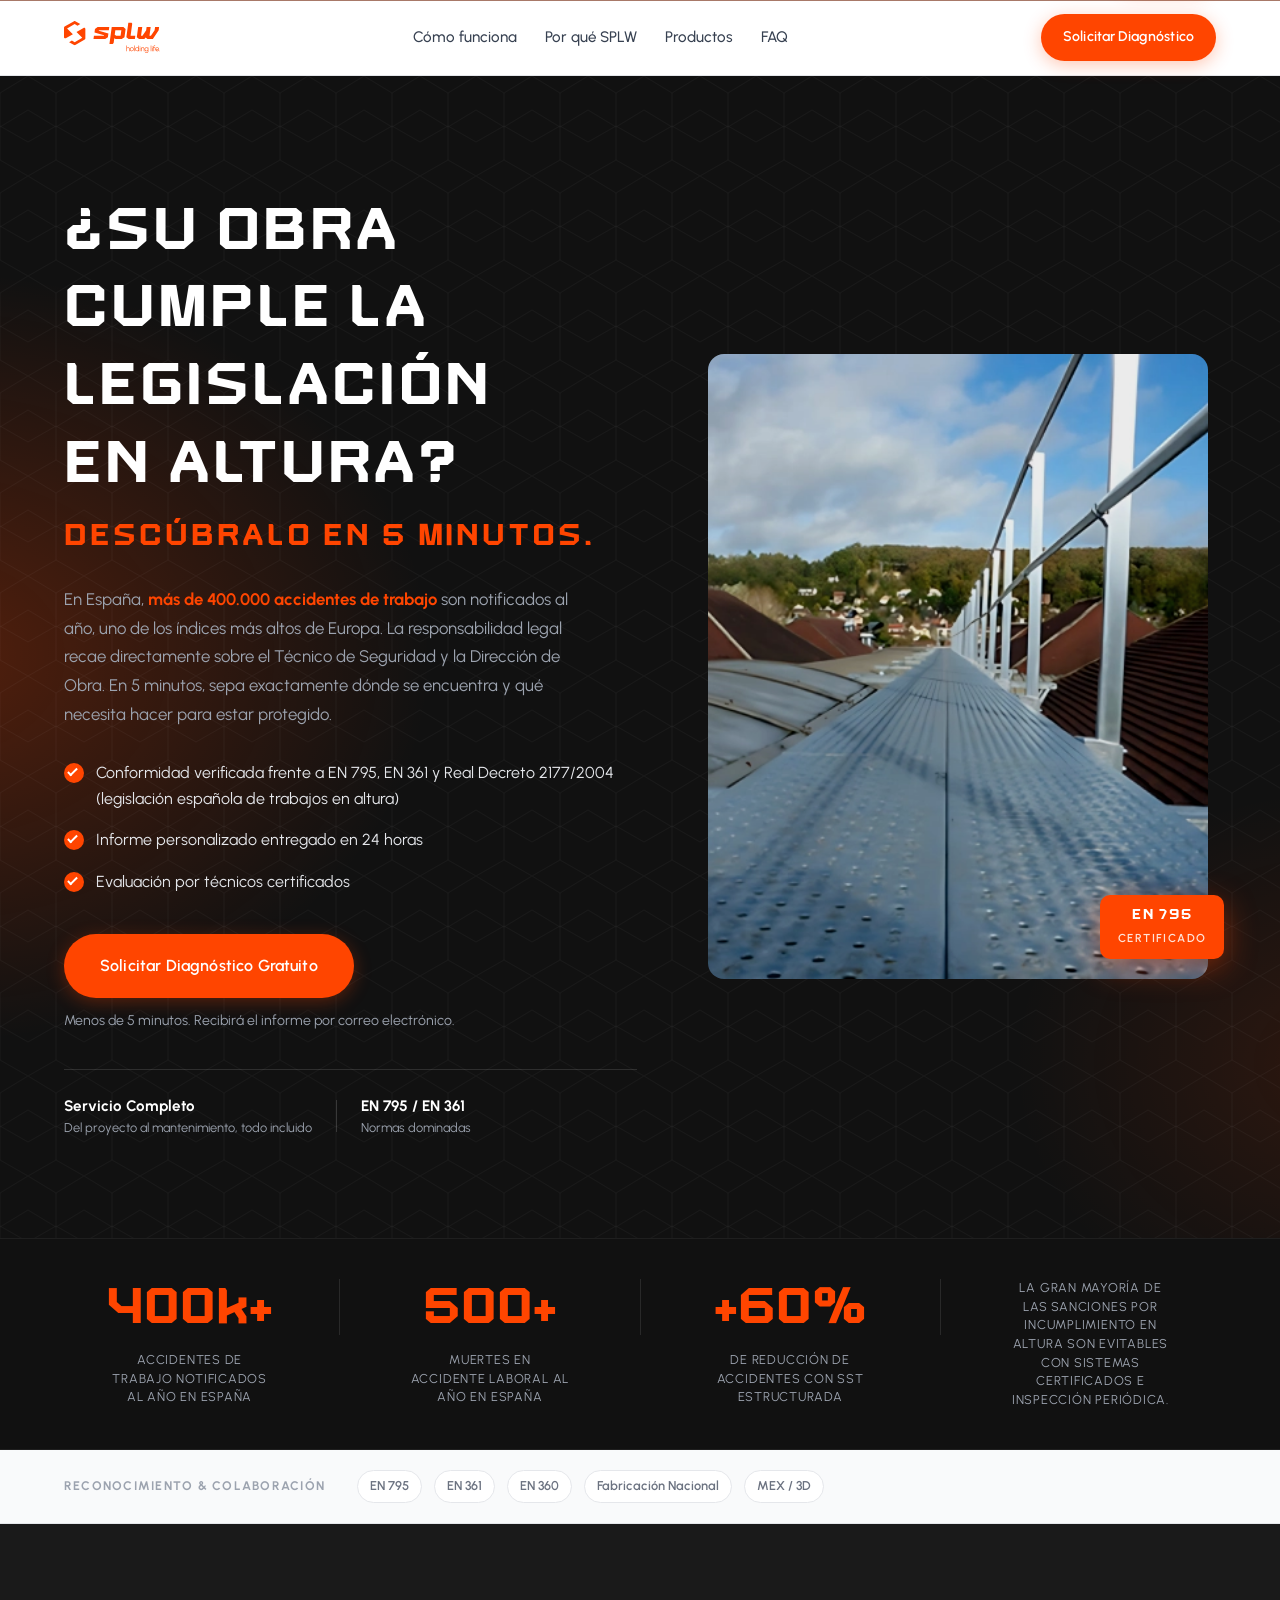
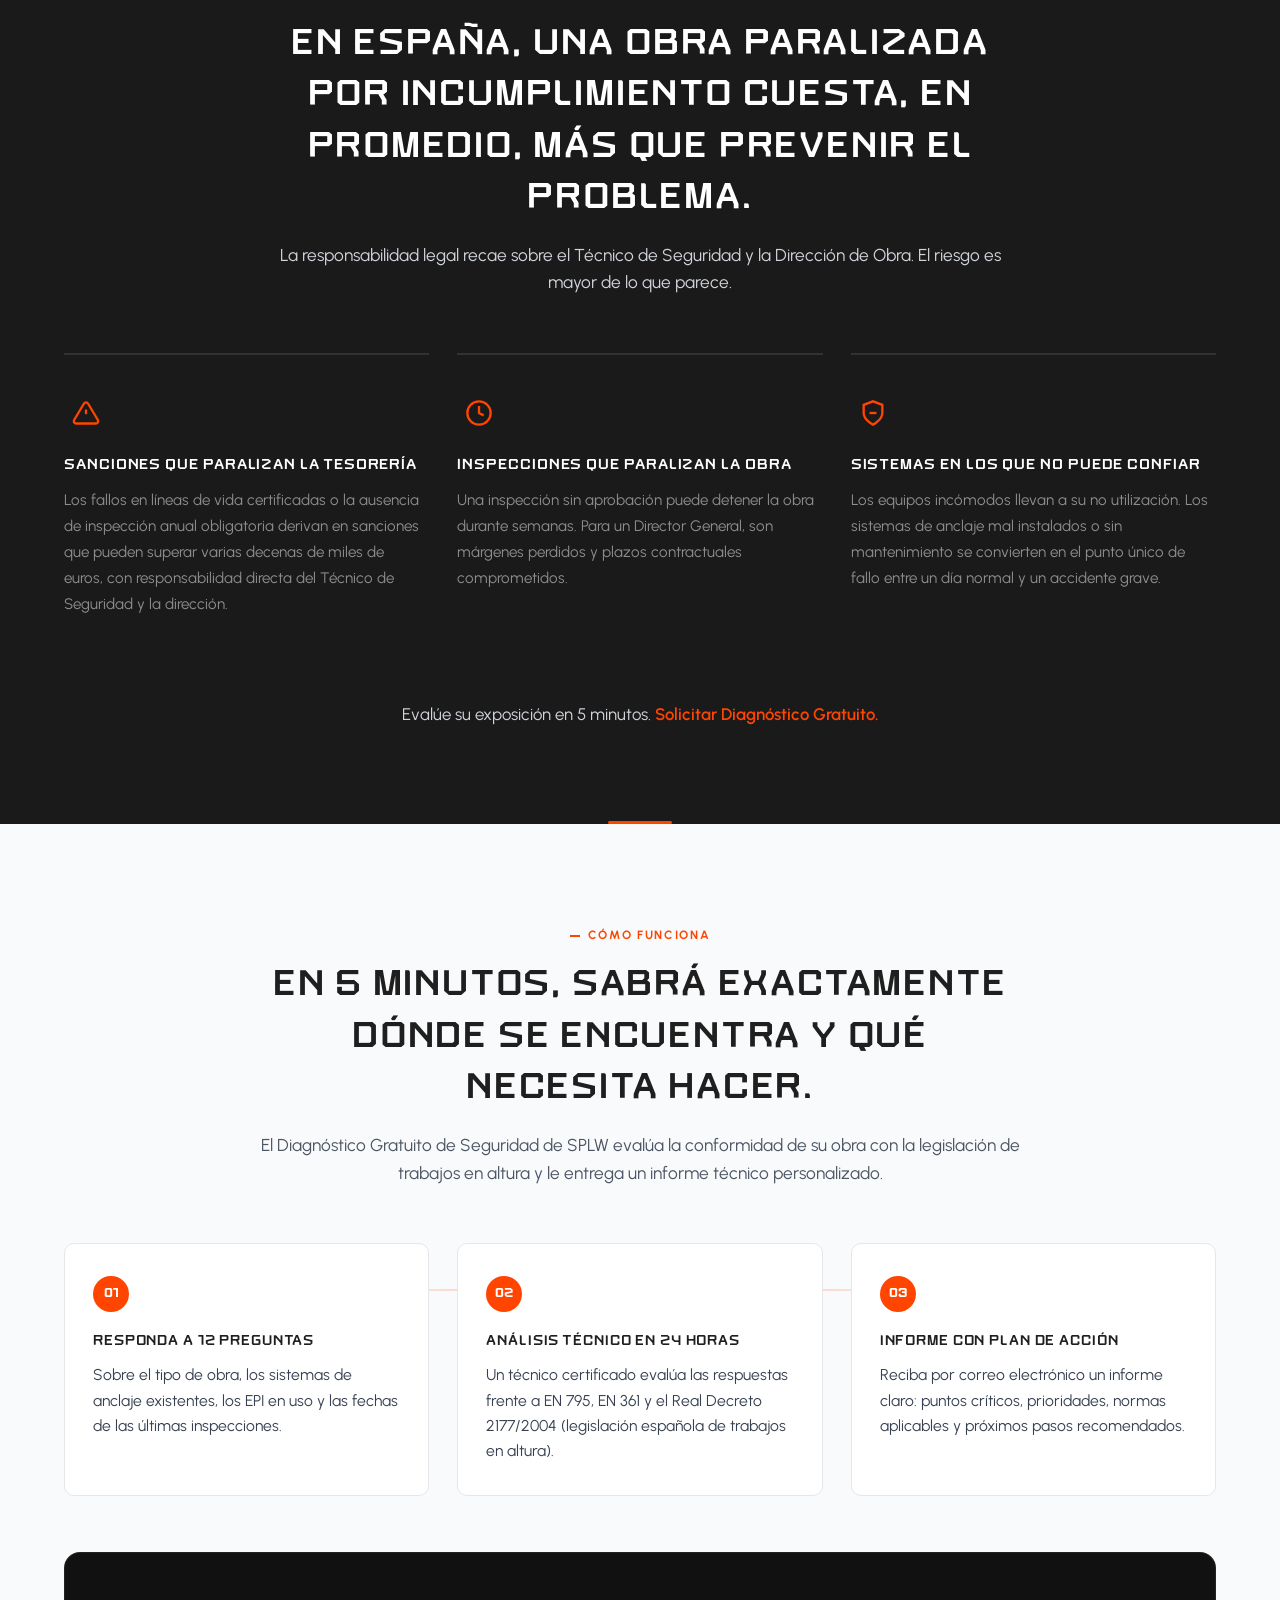
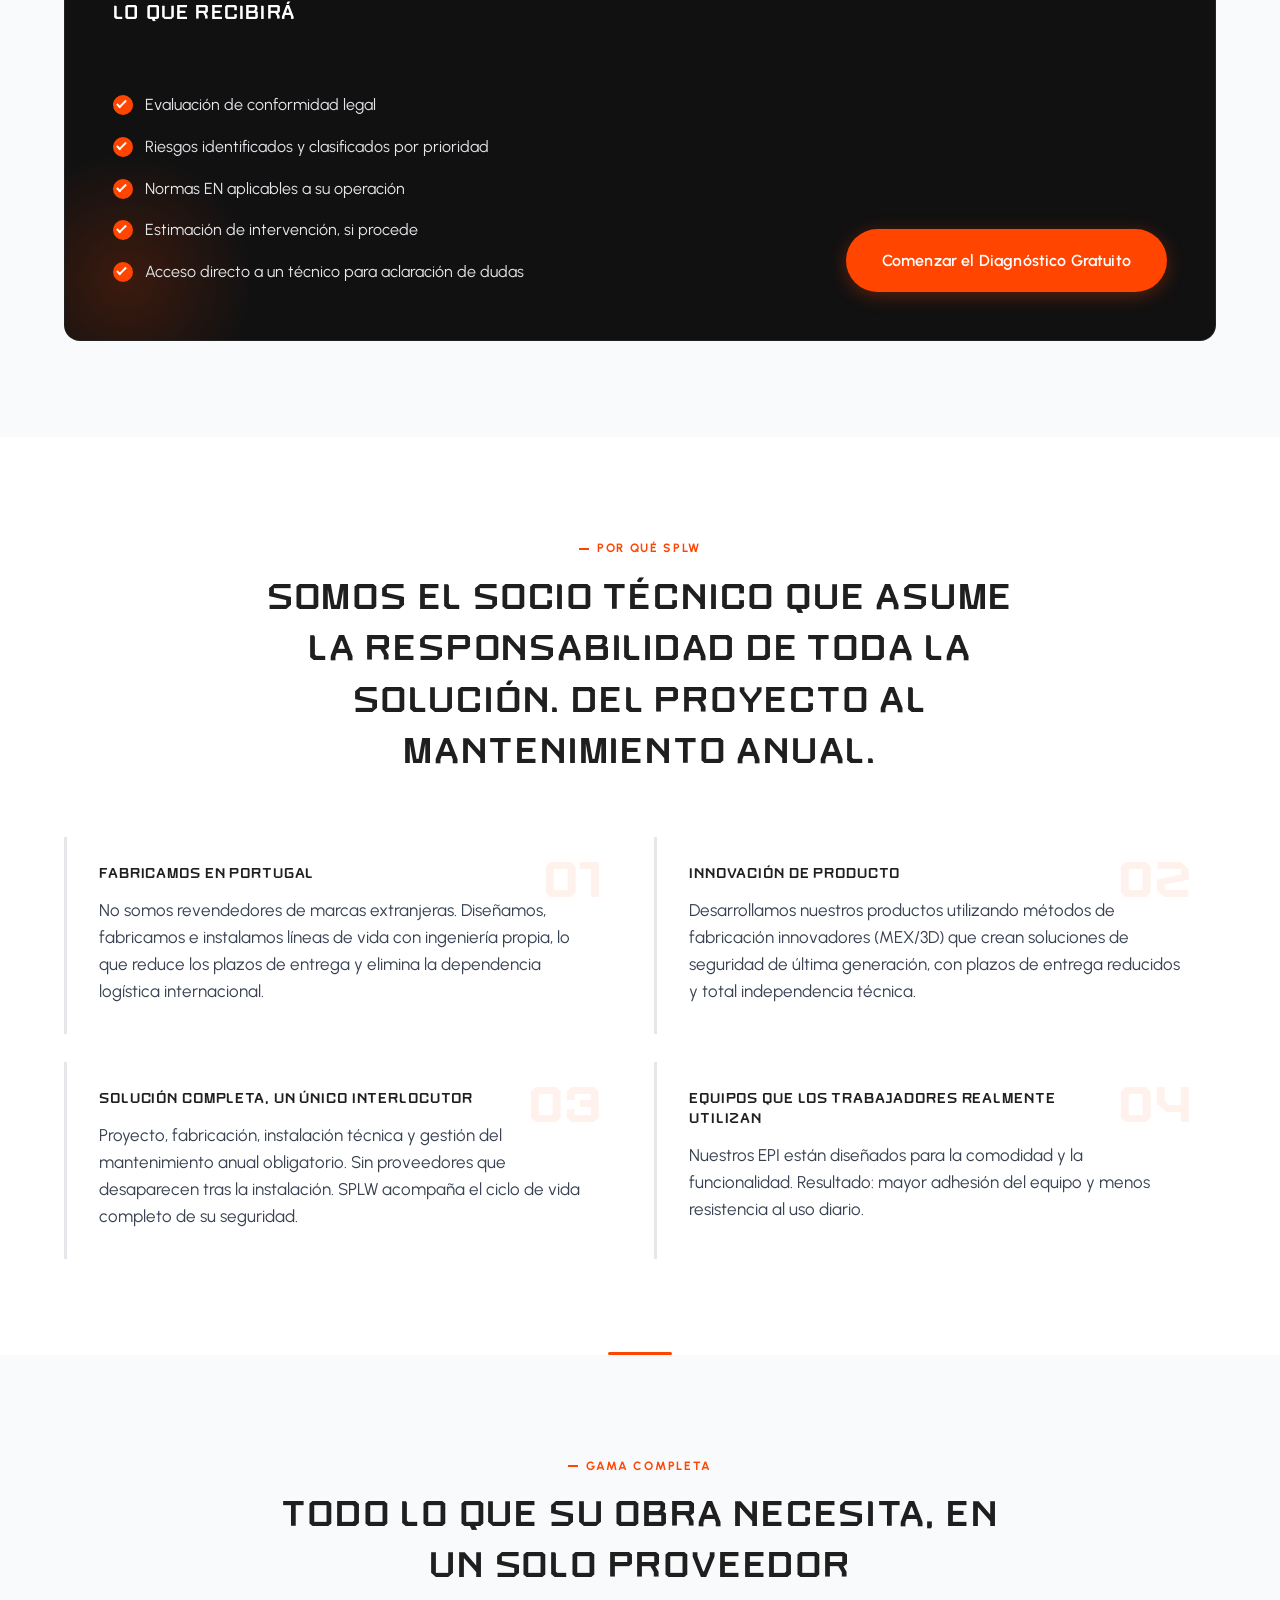
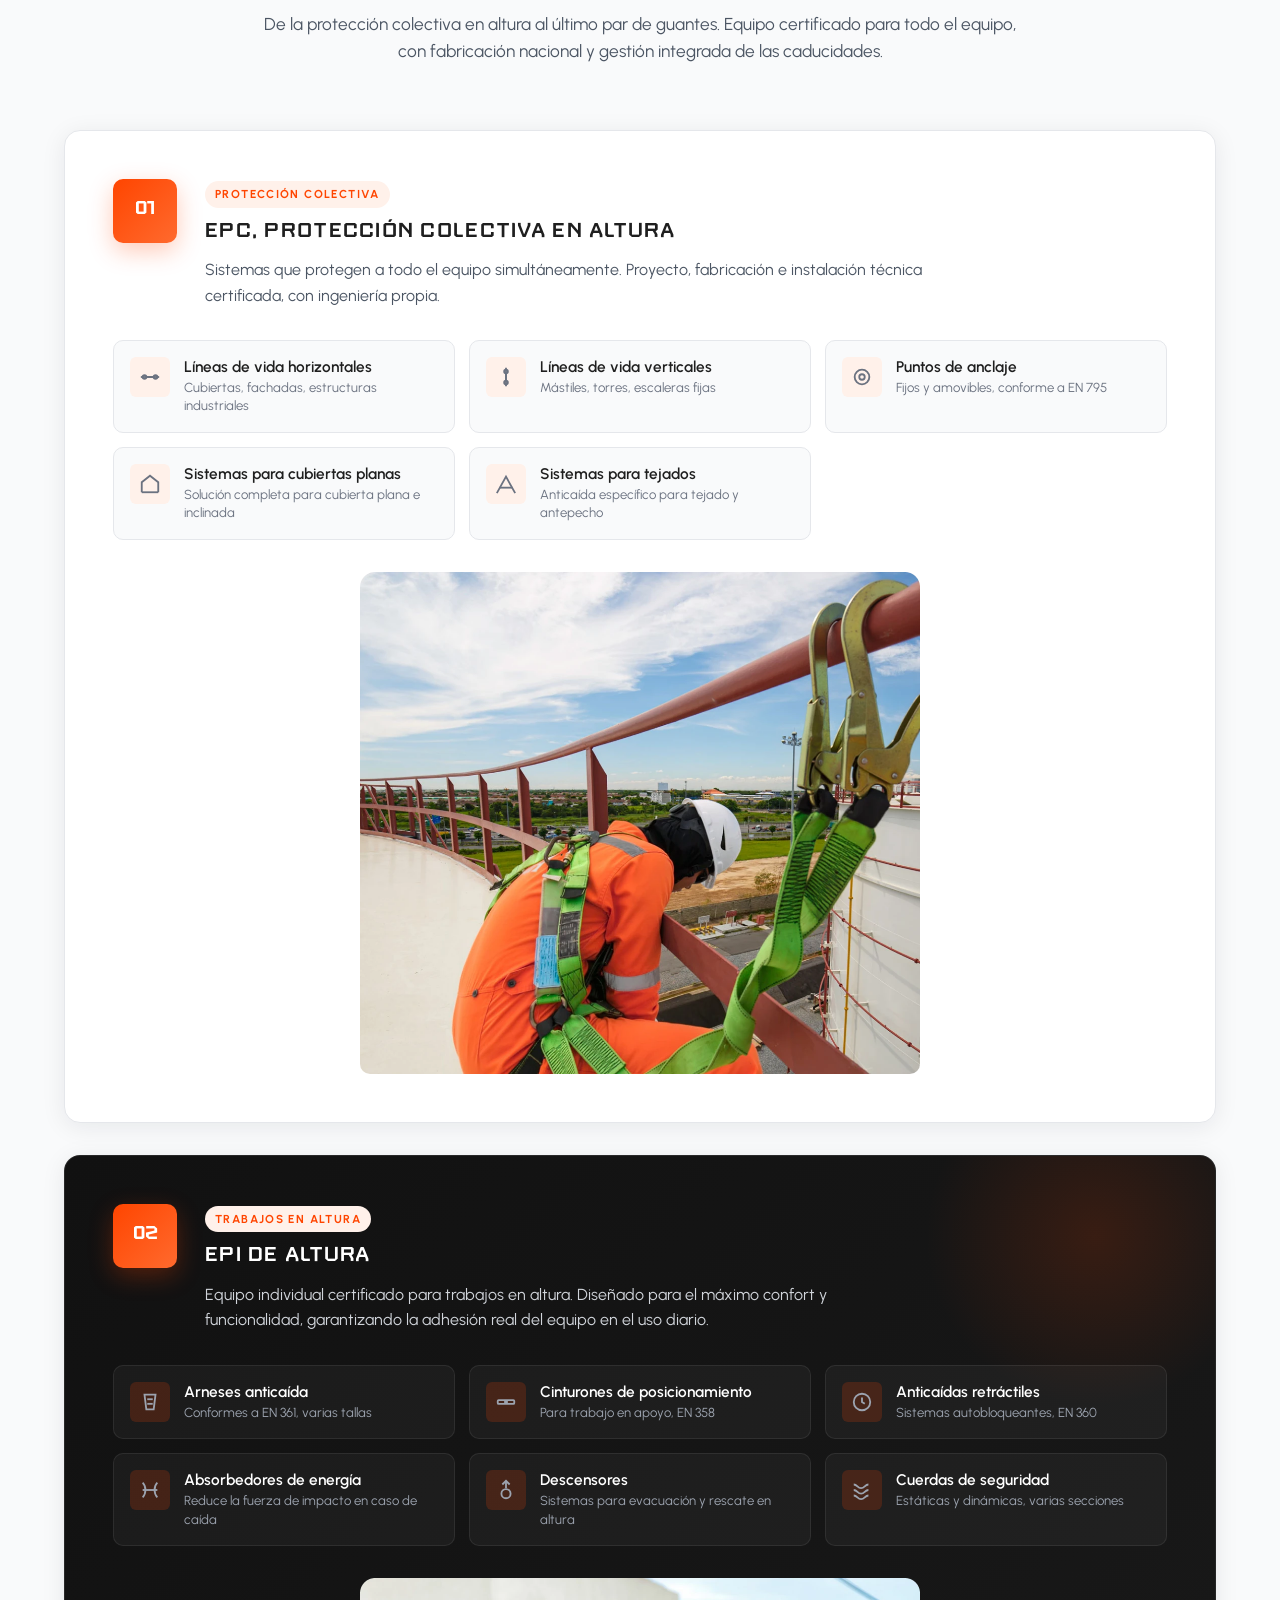
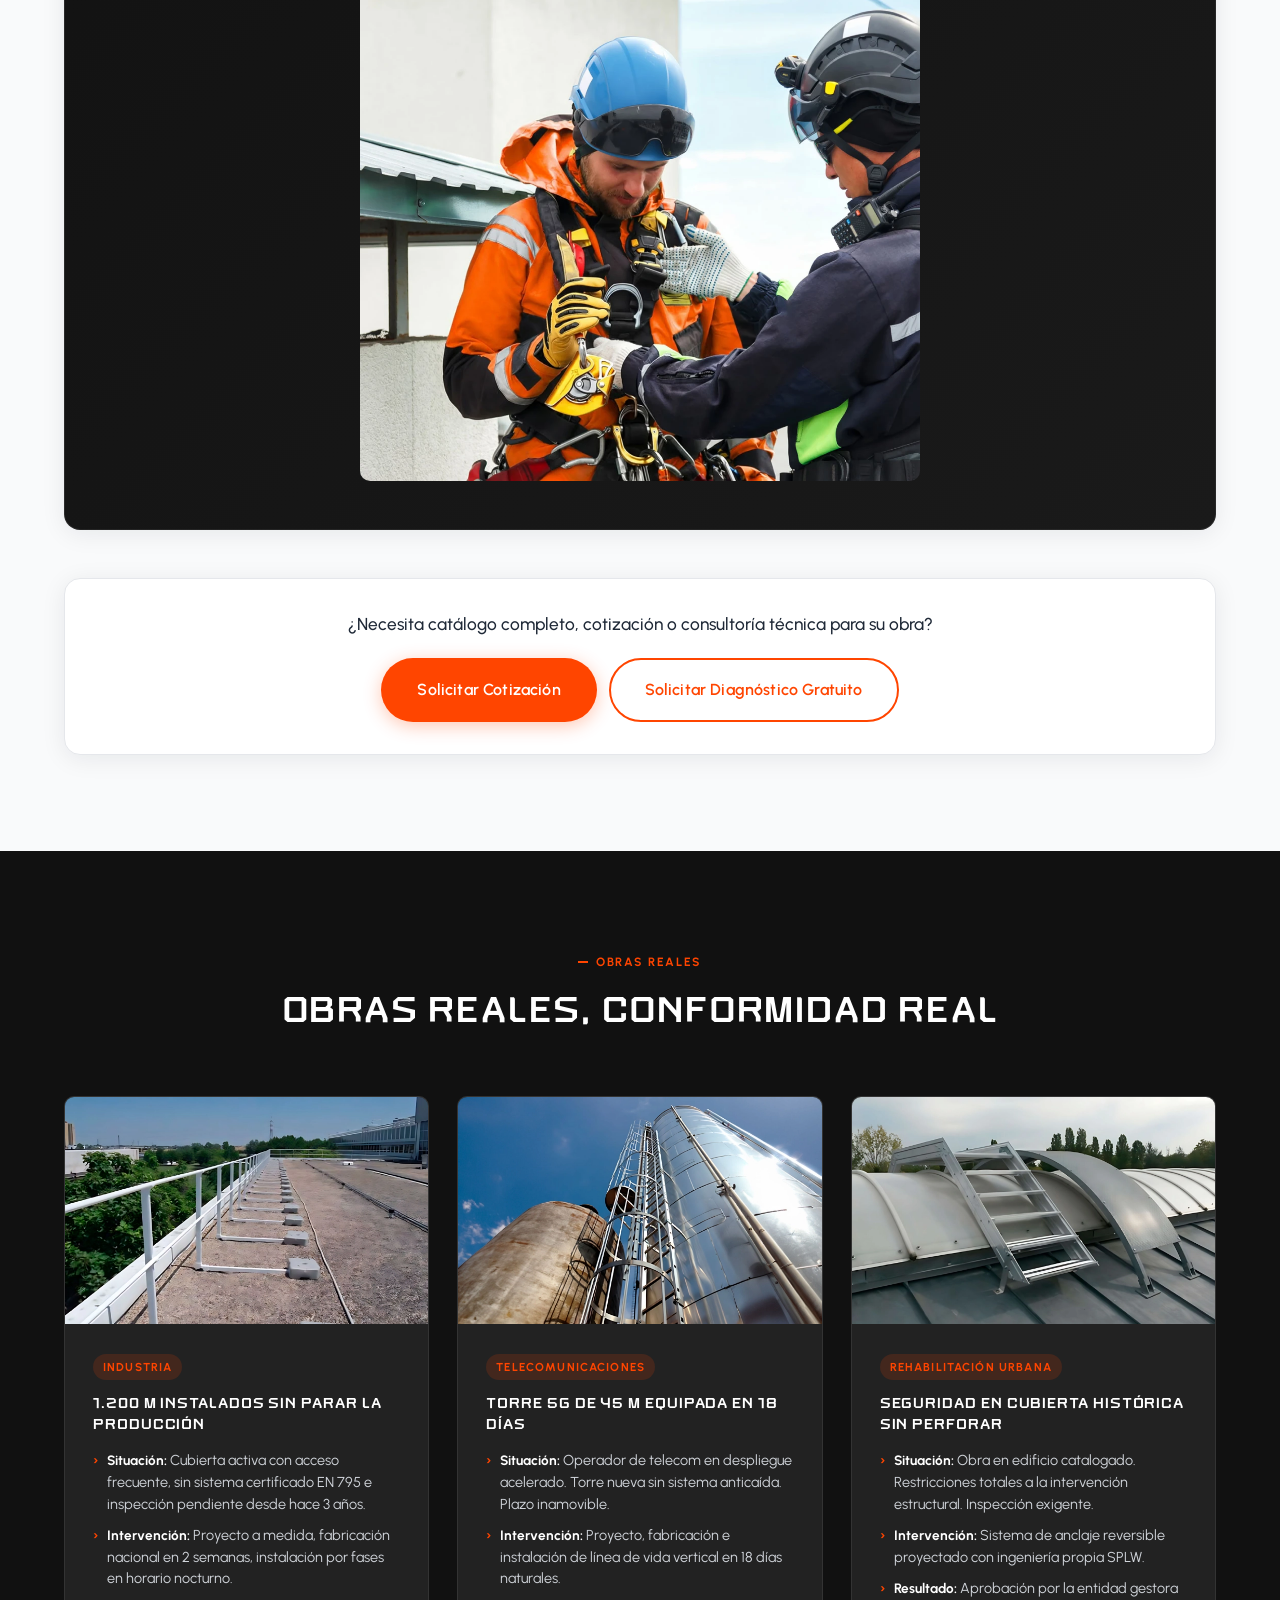
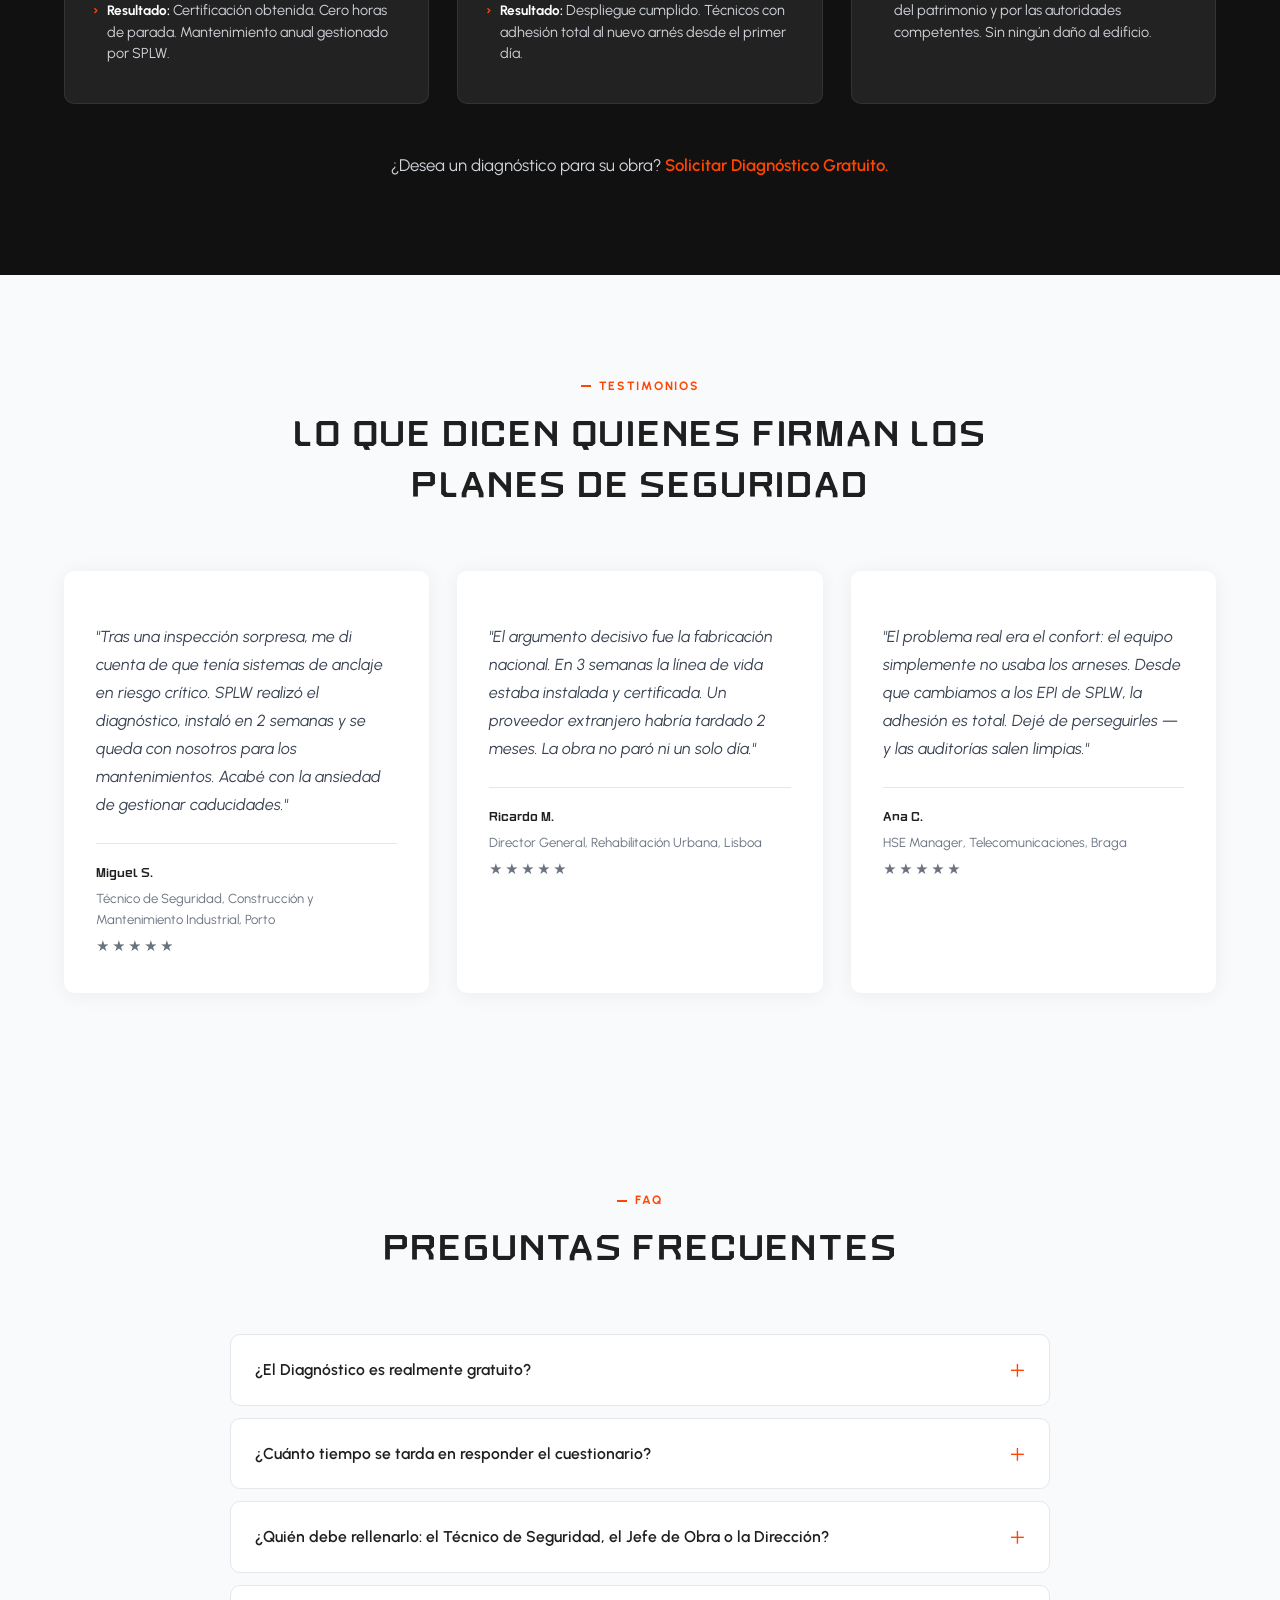
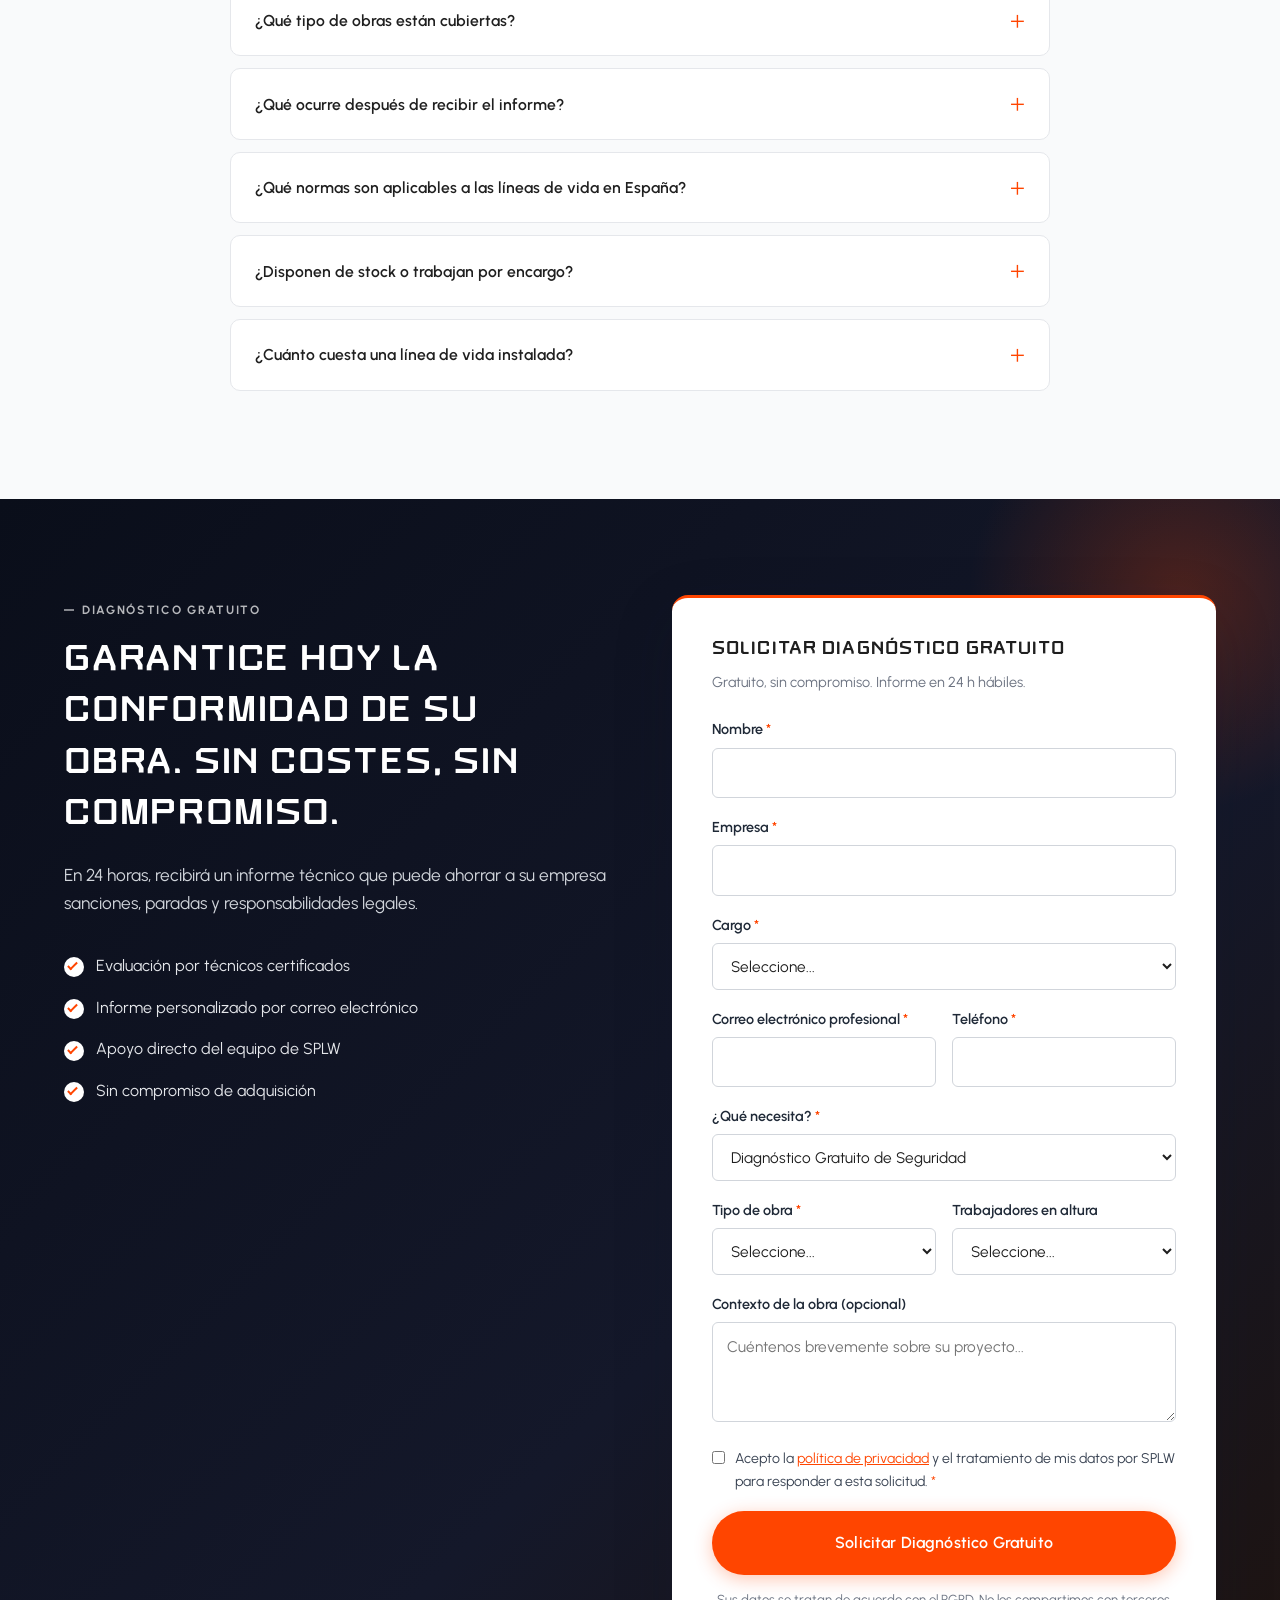
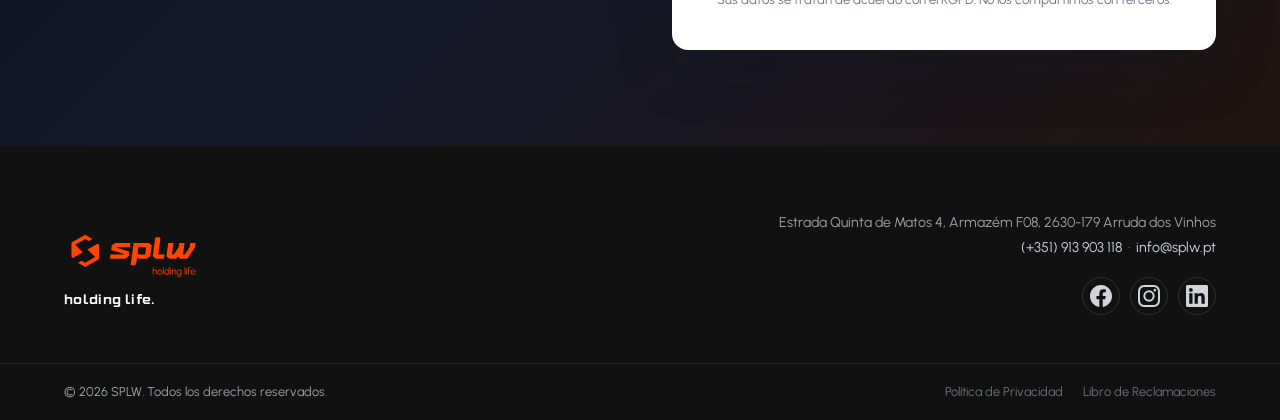
<file: es/index.html>
<!DOCTYPE html>
<html lang="es">
<head>
  <meta charset="UTF-8" />
  <meta name="viewport" content="width=device-width, initial-scale=1.0" />
  <meta name="theme-color" content="#FF4500" />
  <title>Diagnóstico Gratuito de Seguridad en Altura | SPLW</title>
  <meta name="description" content="Diagnóstico online gratuito para verificar si su obra cumple la legislación de seguridad en trabajos en altura. Informe técnico en 24 horas." />
  <meta name="robots" content="index, follow" />

  <!-- Open Graph -->
  <meta property="og:type" content="website" />
  <meta property="og:title" content="Diagnóstico Gratuito de Seguridad en Altura | SPLW" />
  <meta property="og:description" content="En 5 minutos, compruebe si su obra cumple las normas EN 795. Informe técnico personalizado en 24 horas." />
  <meta property="og:locale" content="es_ES" />

  <link rel="icon" type="image/svg+xml" href="../assets/images/splw-logo.svg" />
  <link rel="preconnect" href="https://fonts.googleapis.com" />
  <link rel="preconnect" href="https://fonts.gstatic.com" crossorigin />
  <link href="https://fonts.googleapis.com/css2?family=Inter:wght@400;500;600;700&family=Urbanist:wght@400;500;600;700&display=swap" rel="stylesheet" />
  <link rel="stylesheet" href="../assets/css/styles.css" />

  <!-- Meta Pixel placeholder, substituir PIXEL_ID -->
  <!--
  <script>
    !function(f,b,e,v,n,t,s){if(f.fbq)return;n=f.fbq=function(){n.callMethod?n.callMethod.apply(n,arguments):n.queue.push(arguments)};
    if(!f._fbq)f._fbq=n;n.push=n;n.loaded=!0;n.version='2.0';n.queue=[];t=b.createElement(e);t.async=!0;
    t.src=v;s=b.getElementsByTagName(e)[0];s.parentNode.insertBefore(t,s)}(window,document,'script','https://connect.facebook.net/en_US/fbevents.js');
    fbq('init', 'PIXEL_ID'); fbq('track', 'PageView');
  </script>
  -->

  <!-- GA4 placeholder, substituir GA_MEASUREMENT_ID -->
  <!--
  <script async src="https://www.googletagmanager.com/gtag/js?id=GA_MEASUREMENT_ID"></script>
  <script>
    window.dataLayer = window.dataLayer || [];
    function gtag(){dataLayer.push(arguments);}
    gtag('js', new Date()); gtag('config', 'GA_MEASUREMENT_ID');
  </script>
  -->

  <!-- Google Tag Manager -->
  <script>(function(w,d,s,l,i){w[l]=w[l]||[];w[l].push({'gtm.start':
  new Date().getTime(),event:'gtm.js'});var f=d.getElementsByTagName(s)[0],
  j=d.createElement(s),dl=l!='dataLayer'?'&l='+l:'';j.async=true;j.src=
  'https://www.googletagmanager.com/gtm.js?id='+i+dl;f.parentNode.insertBefore(j,f);
  })(window,document,'script','dataLayer','GTM-KQ8XT2FH');</script>
  <!-- End Google Tag Manager -->
</head>
<body>
  <!-- Google Tag Manager (noscript) -->
  <noscript><iframe src="https://www.googletagmanager.com/ns.html?id=GTM-KQ8XT2FH"
  height="0" width="0" style="display:none;visibility:hidden"></iframe></noscript>
  <!-- End Google Tag Manager (noscript) -->

  <!-- Sticky CTA Bar -->
  <div class="sticky-cta" id="stickyCta" aria-hidden="true">
    <div class="container sticky-cta__inner">
      <span class="sticky-cta__text">Diagnóstico Gratuito de Seguridad, en 5 minutos</span>
      <a href="#formulario" class="btn btn--primary btn--sm" data-cta="sticky">Empezar</a>
    </div>
  </div>

  <!-- Header -->
  <header class="header">
    <div class="container header__inner">
      <a href="https://splw.pt/" class="header__logo" aria-label="SPLW">
        <img src="../assets/images/splw-logo.svg" alt="SPLW" width="120" height="36" />
      </a>
      <nav class="header__nav" aria-label="Principal">
        <a href="#solucao">Cómo funciona</a>
        <a href="#autoridade">Por qué SPLW</a>
        <a href="#produtos">Productos</a>
        <a href="#faq">FAQ</a>
      </nav>
      <a href="#formulario" class="btn btn--primary btn--sm header__cta" data-cta="header">Solicitar Diagnóstico</a>
    </div>
  </header>

  <!-- HERO -->
  <section class="hero" id="hero">
    <div class="hero__bg" aria-hidden="true"></div>
    <div class="container hero__grid">
      <div class="hero__copy">
        <h1 class="hero__title">¿Su obra<br>cumple la<br>legislación<br>en altura?<br><span class="text-primary hero__title-sub">Descúbralo en 5 minutos.</span></h1>
        <p class="hero__lead">
          En España, <strong class="hero__lead-em">más de 400.000 accidentes de trabajo</strong> son notificados al año, uno de los índices más altos de Europa.
          La responsabilidad legal recae directamente sobre el Técnico de Seguridad y la Dirección de Obra.
          En 5 minutos, sepa exactamente dónde se encuentra y qué necesita hacer para estar protegido.
        </p>
        <ul class="hero__bullets">
          <li><span class="check" aria-hidden="true"></span> Conformidad verificada frente a EN 795, EN 361 y Real Decreto 2177/2004 (legislación española de trabajos en altura)</li>
          <li><span class="check" aria-hidden="true"></span> Informe personalizado entregado en 24 horas</li>
          <li><span class="check" aria-hidden="true"></span> Evaluación por técnicos certificados</li>
        </ul>
        <div class="hero__actions">
          <a href="#formulario" class="btn btn--primary btn--lg" data-cta="hero">Solicitar Diagnóstico Gratuito</a>
          <span class="hero__micro">Menos de 5 minutos. Recibirá el informe por correo electrónico.</span>
        </div>
        <div class="hero__trust">
          <div class="trust-item"><strong>Servicio Completo</strong><span>Del proyecto al mantenimiento, todo incluido</span></div>
          <div class="trust-divider" aria-hidden="true"></div>
          <div class="trust-item"><strong>EN 795 / EN 361</strong><span>Normas dominadas</span></div>
        </div>
      </div>

      <div class="hero__visual" aria-hidden="true">
        <div class="hero__photo-wrap">
          <img src="../assets/images/hero-passadico.webp" alt="Pasarela de seguridad en altura — SPLW" class="hero__photo" />
          <div class="hero__photo-badge">
            <span class="hero__photo-badge-num">EN 795</span>
            <span class="hero__photo-badge-label">Certificado</span>
          </div>
        </div>
      </div>
    </div>
  </section>

  <!-- STATS STRIP -->
  <section class="stats-strip" aria-label="España en cifras">
    <div class="container stats-strip__grid">
      <div class="stat-item">
        <span class="stat-item__num">400k+</span>
        <span class="stat-item__label">accidentes de trabajo notificados al año en España</span>
      </div>
      <div class="stat-item__sep" aria-hidden="true"></div>
      <div class="stat-item">
        <span class="stat-item__num">500+</span>
        <span class="stat-item__label">muertes en accidente laboral al año en España</span>
      </div>
      <div class="stat-item__sep" aria-hidden="true"></div>
      <div class="stat-item">
        <span class="stat-item__num">+60%</span>
        <span class="stat-item__label">de reducción de accidentes con SST estructurada</span>
      </div>
      <div class="stat-item__sep" aria-hidden="true"></div>
      <div class="stat-item">
        <span class="stat-item__label">La gran mayoría de las sanciones por incumplimiento en altura son evitables con sistemas certificados e inspección periódica.</span>
      </div>
    </div>
  </section>

  <!-- TRUST STRIP -->
  <section class="trust-strip" aria-hidden="true">
    <div class="container trust-strip__inner">
      <span class="trust-strip__label">Reconocimiento &amp; colaboración</span>
      <div class="trust-strip__logos">
        <span class="trust-logo">EN 795</span>
        <span class="trust-logo">EN 361</span>
        <span class="trust-logo">EN 360</span>
        <span class="trust-logo">Fabricación Nacional</span>
        <span class="trust-logo">MEX / 3D</span>
      </div>
    </div>
  </section>

  <!-- PROBLEMA -->
  <section class="problema" id="problema">
    <div class="container">
      <header class="section-head section-head--light">
        <h2>En España, una obra paralizada por incumplimiento cuesta, en promedio, más que prevenir el problema.</h2>
        <p>La responsabilidad legal recae sobre el Técnico de Seguridad y la Dirección de Obra. El riesgo es mayor de lo que parece.</p>
      </header>
      <div class="cards-3">
        <article class="card-dark">
          <div class="card-dark__icon" aria-hidden="true">
            <svg viewBox="0 0 24 24" fill="none" stroke="currentColor" stroke-width="2"><path d="M12 9v4"/><path d="M12 17h.01"/><path d="M10.29 3.86 1.82 18a2 2 0 0 0 1.71 3h16.94a2 2 0 0 0 1.71-3L13.71 3.86a2 2 0 0 0-3.42 0Z"/></svg>
          </div>
          <h3>Sanciones que paralizan la tesorería</h3>
          <p>Los fallos en líneas de vida certificadas o la ausencia de inspección anual obligatoria derivan en sanciones que pueden superar varias decenas de miles de euros, con responsabilidad directa del Técnico de Seguridad y la dirección.</p>
        </article>
        <article class="card-dark">
          <div class="card-dark__icon" aria-hidden="true">
            <svg viewBox="0 0 24 24" fill="none" stroke="currentColor" stroke-width="2"><circle cx="12" cy="12" r="10"/><polyline points="12 6 12 12 16 14"/></svg>
          </div>
          <h3>Inspecciones que paralizan la obra</h3>
          <p>Una inspección sin aprobación puede detener la obra durante semanas. Para un Director General, son márgenes perdidos y plazos contractuales comprometidos.</p>
        </article>
        <article class="card-dark">
          <div class="card-dark__icon" aria-hidden="true">
            <svg viewBox="0 0 24 24" fill="none" stroke="currentColor" stroke-width="2"><path d="M12 22s8-4 8-10V5l-8-3-8 3v7c0 6 8 10 8 10z"/><line x1="9" y1="12" x2="15" y2="12"/></svg>
          </div>
          <h3>Sistemas en los que no puede confiar</h3>
          <p>Los equipos incómodos llevan a su no utilización. Los sistemas de anclaje mal instalados o sin mantenimiento se convierten en el punto único de fallo entre un día normal y un accidente grave.</p>
        </article>
      </div>
      <p class="problema__cta">
        Evalúe su exposición en 5 minutos.
        <a href="#formulario" data-cta="problema">Solicitar Diagnóstico Gratuito.</a>
      </p>
    </div>
  </section>

  <!-- SOLUÇÃO -->
  <section class="solucao" id="solucao">
    <div class="container">
      <header class="section-head">
        <span class="eyebrow">Cómo funciona</span>
        <h2>En 5 minutos, sabrá exactamente dónde se encuentra y qué necesita hacer.</h2>
        <p>El Diagnóstico Gratuito de Seguridad de SPLW evalúa la conformidad de su obra con la legislación de trabajos en altura y le entrega un informe técnico personalizado.</p>
      </header>

      <div class="steps">
        <article class="step">
          <span class="step__num">01</span>
          <h3>Responda a 12 preguntas</h3>
          <p>Sobre el tipo de obra, los sistemas de anclaje existentes, los EPI en uso y las fechas de las últimas inspecciones.</p>
        </article>
        <article class="step">
          <span class="step__num">02</span>
          <h3>Análisis técnico en 24 horas</h3>
          <p>Un técnico certificado evalúa las respuestas frente a EN 795, EN 361 y el Real Decreto 2177/2004 (legislación española de trabajos en altura).</p>
        </article>
        <article class="step">
          <span class="step__num">03</span>
          <h3>Informe con plan de acción</h3>
          <p>Reciba por correo electrónico un informe claro: puntos críticos, prioridades, normas aplicables y próximos pasos recomendados.</p>
        </article>
      </div>

      <aside class="receive-box" aria-label="Lo que recibirá">
        <h3>Lo que recibirá</h3>
        <ul>
          <li><span class="check" aria-hidden="true"></span> Evaluación de conformidad legal</li>
          <li><span class="check" aria-hidden="true"></span> Riesgos identificados y clasificados por prioridad</li>
          <li><span class="check" aria-hidden="true"></span> Normas EN aplicables a su operación</li>
          <li><span class="check" aria-hidden="true"></span> Estimación de intervención, si procede</li>
          <li><span class="check" aria-hidden="true"></span> Acceso directo a un técnico para aclaración de dudas</li>
        </ul>
        <a href="#formulario" class="btn btn--primary btn--lg" data-cta="solucao">Comenzar el Diagnóstico Gratuito</a>
      </aside>
    </div>
  </section>

  <!-- AUTORIDADE -->
  <section class="autoridade" id="autoridade">
    <div class="container">
      <header class="section-head">
        <span class="eyebrow">Por qué SPLW</span>
        <h2>Somos el socio técnico que asume la responsabilidad de toda la solución. Del proyecto al mantenimiento anual.</h2>
      </header>

      <div class="pillars">
        <article class="pillar">
          <div class="pillar__num">01</div>
          <h3>Fabricamos en Portugal</h3>
          <p>No somos revendedores de marcas extranjeras. Diseñamos, fabricamos e instalamos líneas de vida con ingeniería propia, lo que reduce los plazos de entrega y elimina la dependencia logística internacional.</p>
        </article>
        <article class="pillar">
          <div class="pillar__num">02</div>
          <h3>Innovación de producto</h3>
          <p>Desarrollamos nuestros productos utilizando métodos de fabricación innovadores (MEX/3D) que crean soluciones de seguridad de última generación, con plazos de entrega reducidos y total independencia técnica.</p>
        </article>
        <article class="pillar">
          <div class="pillar__num">03</div>
          <h3>Solución completa, un único interlocutor</h3>
          <p>Proyecto, fabricación, instalación técnica y gestión del mantenimiento anual obligatorio. Sin proveedores que desaparecen tras la instalación. SPLW acompaña el ciclo de vida completo de su seguridad.</p>
        </article>
        <article class="pillar">
          <div class="pillar__num">04</div>
          <h3>Equipos que los trabajadores realmente utilizan</h3>
          <p>Nuestros EPI están diseñados para la comodidad y la funcionalidad. Resultado: mayor adhesión del equipo y menos resistencia al uso diario.</p>
        </article>
      </div>
    </div>
  </section>

  <!-- PRODUTOS -->
  <section class="produtos" id="produtos">
    <div class="container">
      <header class="section-head">
        <span class="eyebrow">Gama completa</span>
        <h2>Todo lo que su obra necesita, en un solo proveedor</h2>
        <p>De la protección colectiva en altura al último par de guantes. Equipo certificado para todo el equipo, con fabricación nacional y gestión integrada de las caducidades.</p>
      </header>

      <!-- Categoria 1: EPC -->
      <article class="prod-cat">
        <div class="prod-cat__head">
          <div class="prod-cat__badge">01</div>
          <div class="prod-cat__title">
            <span class="prod-cat__tag">Protección Colectiva</span>
            <h3>EPC, Protección Colectiva en Altura</h3>
            <p>Sistemas que protegen a todo el equipo simultáneamente. Proyecto, fabricación e instalación técnica certificada, con ingeniería propia.</p>
          </div>
        </div>
        <ul class="prod-grid">
          <li class="prod-item">
            <span class="prod-item__icon" aria-hidden="true">
              <svg viewBox="0 0 24 24" fill="none" stroke="currentColor" stroke-width="2"><path d="M2 12h20"/><circle cx="6" cy="12" r="2"/><circle cx="18" cy="12" r="2"/><path d="M8 12h8"/></svg>
            </span>
            <div>
              <strong>Líneas de vida horizontales</strong>
              <span>Cubiertas, fachadas, estructuras industriales</span>
            </div>
          </li>
          <li class="prod-item">
            <span class="prod-item__icon" aria-hidden="true">
              <svg viewBox="0 0 24 24" fill="none" stroke="currentColor" stroke-width="2"><path d="M12 2v20"/><circle cx="12" cy="6" r="2"/><circle cx="12" cy="18" r="2"/><path d="M12 8v8"/></svg>
            </span>
            <div>
              <strong>Líneas de vida verticales</strong>
              <span>Mástiles, torres, escaleras fijas</span>
            </div>
          </li>
          <li class="prod-item">
            <span class="prod-item__icon" aria-hidden="true">
              <svg viewBox="0 0 24 24" fill="none" stroke="currentColor" stroke-width="2"><circle cx="12" cy="12" r="8"/><circle cx="12" cy="12" r="3"/></svg>
            </span>
            <div>
              <strong>Puntos de anclaje</strong>
              <span>Fijos y amovibles, conforme a EN 795</span>
            </div>
          </li>
          <li class="prod-item">
            <span class="prod-item__icon" aria-hidden="true">
              <svg viewBox="0 0 24 24" fill="none" stroke="currentColor" stroke-width="2"><path d="M3 21V10l9-7 9 7v11"/><path d="M3 21h18"/></svg>
            </span>
            <div>
              <strong>Sistemas para cubiertas planas</strong>
              <span>Solución completa para cubierta plana e inclinada</span>
            </div>
          </li>
          <li class="prod-item">
            <span class="prod-item__icon" aria-hidden="true">
              <svg viewBox="0 0 24 24" fill="none" stroke="currentColor" stroke-width="2"><path d="M2 22 12 4l10 18"/><path d="M5 16h14"/></svg>
            </span>
            <div>
              <strong>Sistemas para tejados</strong>
              <span>Anticaída específico para tejado y antepecho</span>
            </div>
          </li>
        </ul>
        <div class="prod-cat__banner">
          <img src="../assets/images/produto-epc.webp" alt="Línea de vida SPLW instalada en cubierta" loading="lazy" />
        </div>
      </article>

      <!-- Categoria 2: EPI Altura -->
      <article class="prod-cat prod-cat--alt">
        <div class="prod-cat__head">
          <div class="prod-cat__badge">02</div>
          <div class="prod-cat__title">
            <span class="prod-cat__tag">Trabajos en Altura</span>
            <h3>EPI de Altura</h3>
            <p>Equipo individual certificado para trabajos en altura. Diseñado para el máximo confort y funcionalidad, garantizando la adhesión real del equipo en el uso diario.</p>
          </div>
        </div>
        <ul class="prod-grid">
          <li class="prod-item">
            <span class="prod-item__icon" aria-hidden="true">
              <svg viewBox="0 0 24 24" fill="none" stroke="currentColor" stroke-width="2"><path d="M6 4h12l-2 16H8L6 4z"/><path d="M9 9h6"/><path d="M9 14h6"/></svg>
            </span>
            <div>
              <strong>Arneses anticaída</strong>
              <span>Conformes a EN 361, varias tallas</span>
            </div>
          </li>
          <li class="prod-item">
            <span class="prod-item__icon" aria-hidden="true">
              <svg viewBox="0 0 24 24" fill="none" stroke="currentColor" stroke-width="2"><rect x="3" y="10" width="18" height="4" rx="1"/><circle cx="12" cy="12" r="1.2" fill="currentColor"/></svg>
            </span>
            <div>
              <strong>Cinturones de posicionamiento</strong>
              <span>Para trabajo en apoyo, EN 358</span>
            </div>
          </li>
          <li class="prod-item">
            <span class="prod-item__icon" aria-hidden="true">
              <svg viewBox="0 0 24 24" fill="none" stroke="currentColor" stroke-width="2"><circle cx="12" cy="12" r="9"/><path d="M12 7v5l3 2"/></svg>
            </span>
            <div>
              <strong>Anticaídas retráctiles</strong>
              <span>Sistemas autobloqueantes, EN 360</span>
            </div>
          </li>
          <li class="prod-item">
            <span class="prod-item__icon" aria-hidden="true">
              <svg viewBox="0 0 24 24" fill="none" stroke="currentColor" stroke-width="2"><path d="M4 4c4 4 4 12 0 16"/><path d="M20 4c-4 4-4 12 0 16"/><path d="M4 12h16"/></svg>
            </span>
            <div>
              <strong>Absorbedores de energía</strong>
              <span>Reduce la fuerza de impacto en caso de caída</span>
            </div>
          </li>
          <li class="prod-item">
            <span class="prod-item__icon" aria-hidden="true">
              <svg viewBox="0 0 24 24" fill="none" stroke="currentColor" stroke-width="2"><path d="M12 2v8"/><path d="M8 6l4-4 4 4"/><circle cx="12" cy="16" r="5"/></svg>
            </span>
            <div>
              <strong>Descensores</strong>
              <span>Sistemas para evacuación y rescate en altura</span>
            </div>
          </li>
          <li class="prod-item">
            <span class="prod-item__icon" aria-hidden="true">
              <svg viewBox="0 0 24 24" fill="none" stroke="currentColor" stroke-width="2"><path d="M3 6c4 0 4 4 8 4s4-4 8-4"/><path d="M3 12c4 0 4 4 8 4s4-4 8-4"/><path d="M3 18c4 0 4 4 8 4s4-4 8-4"/></svg>
            </span>
            <div>
              <strong>Cuerdas de seguridad</strong>
              <span>Estáticas y dinámicas, varias secciones</span>
            </div>
          </li>
        </ul>
        <div class="prod-cat__banner">
          <img src="../assets/images/produto-epi.webp" alt="EPI de altura SPLW — arneses, cuerdas, anticaídas" loading="lazy" />
        </div>
      </article>

      <div class="prod-foot">
        <p>¿Necesita catálogo completo, cotización o consultoría técnica para su obra?</p>
        <div class="prod-foot__actions">
          <a href="#formulario" class="btn btn--primary btn--lg" data-cta="produtos-cotacao">Solicitar Cotización</a>
          <a href="#formulario" class="btn btn--ghost btn--lg" data-cta="produtos-diagnostico">Solicitar Diagnóstico Gratuito</a>
        </div>
      </div>
    </div>
  </section>

  <!-- CASOS -->
  <section class="casos" id="casos">
    <div class="container">
      <header class="section-head section-head--light">
        <span class="eyebrow">Obras reales</span>
        <h2>Obras reales, conformidad real</h2>
      </header>

      <div class="cases">
        <article class="case">
          <div class="case__media">
            <img src="../assets/images/case-industria.webp" alt="Línea de vida horizontal en cubierta industrial — SPLW" loading="lazy" />
          </div>
          <div class="case__body">
            <span class="tag">Industria</span>
            <h3>1.200 m instalados sin parar la producción</h3>
            <ul class="case__facts">
              <li><strong>Situación:</strong> Cubierta activa con acceso frecuente, sin sistema certificado EN 795 e inspección pendiente desde hace 3 años.</li>
              <li><strong>Intervención:</strong> Proyecto a medida, fabricación nacional en 2 semanas, instalación por fases en horario nocturno.</li>
              <li><strong>Resultado:</strong> Certificación obtenida. Cero horas de parada. Mantenimiento anual gestionado por SPLW.</li>
            </ul>
          </div>
        </article>
        <article class="case">
          <div class="case__media">
            <img src="../assets/images/case-telecom.webp" alt="Sistema vertical certificado EN 795 para torre 5G — SPLW" loading="lazy" />
          </div>
          <div class="case__body">
            <span class="tag">Telecomunicaciones</span>
            <h3>Torre 5G de 45 m equipada en 18 días</h3>
            <ul class="case__facts">
              <li><strong>Situación:</strong> Operador de telecom en despliegue acelerado. Torre nueva sin sistema anticaída. Plazo inamovible.</li>
              <li><strong>Intervención:</strong> Proyecto, fabricación e instalación de línea de vida vertical en 18 días naturales.</li>
              <li><strong>Resultado:</strong> Despliegue cumplido. Técnicos con adhesión total al nuevo arnés desde el primer día.</li>
            </ul>
          </div>
        </article>
        <article class="case">
          <div class="case__media">
            <img src="../assets/images/case-urbana.webp" alt="Seguridad en cubierta histórica sin perforar — SPLW" loading="lazy" />
          </div>
          <div class="case__body">
            <span class="tag">Rehabilitación Urbana</span>
            <h3>Seguridad en cubierta histórica sin perforar</h3>
            <ul class="case__facts">
              <li><strong>Situación:</strong> Obra en edificio catalogado. Restricciones totales a la intervención estructural. Inspección exigente.</li>
              <li><strong>Intervención:</strong> Sistema de anclaje reversible proyectado con ingeniería propia SPLW.</li>
              <li><strong>Resultado:</strong> Aprobación por la entidad gestora del patrimonio y por las autoridades competentes. Sin ningún daño al edificio.</li>
            </ul>
          </div>
        </article>
      </div>

      <p class="casos__cta">
        ¿Desea un diagnóstico para su obra?
        <a href="#formulario" data-cta="casos">Solicitar Diagnóstico Gratuito.</a>
      </p>
    </div>
  </section>

  <!-- TESTEMUNHOS -->
  <section class="testemunhos" id="testemunhos">
    <div class="container">
      <header class="section-head">
        <span class="eyebrow">Testimonios</span>
        <h2>Lo que dicen quienes firman los planes de seguridad</h2>
      </header>
      <div class="cards-3">
        <article class="quote">
          <p>"Tras una inspección sorpresa, me di cuenta de que tenía sistemas de anclaje en riesgo crítico. SPLW realizó el diagnóstico, instaló en 2 semanas y se queda con nosotros para los mantenimientos. Acabé con la ansiedad de gestionar caducidades."</p>
          <footer>
            <strong>Miguel S.</strong>
            <span>Técnico de Seguridad, Construcción y Mantenimiento Industrial, Porto</span>
            <span class="quote__stars" aria-label="5 de 5 estrellas">★★★★★</span>
          </footer>
        </article>
        <article class="quote">
          <p>"El argumento decisivo fue la fabricación nacional. En 3 semanas la línea de vida estaba instalada y certificada. Un proveedor extranjero habría tardado 2 meses. La obra no paró ni un solo día."</p>
          <footer>
            <strong>Ricardo M.</strong>
            <span>Director General, Rehabilitación Urbana, Lisboa</span>
            <span class="quote__stars" aria-label="5 de 5 estrellas">★★★★★</span>
          </footer>
        </article>
        <article class="quote">
          <p>"El problema real era el confort: el equipo simplemente no usaba los arneses. Desde que cambiamos a los EPI de SPLW, la adhesión es total. Dejé de perseguirles — y las auditorías salen limpias."</p>
          <footer>
            <strong>Ana C.</strong>
            <span>HSE Manager, Telecomunicaciones, Braga</span>
            <span class="quote__stars" aria-label="5 de 5 estrellas">★★★★★</span>
          </footer>
        </article>
      </div>
    </div>
  </section>

  <!-- FAQ -->
  <section class="faq" id="faq">
    <div class="container">
      <header class="section-head">
        <span class="eyebrow">FAQ</span>
        <h2>Preguntas frecuentes</h2>
      </header>
      <div class="accordion">
        <details class="accordion__item">
          <summary>¿El Diagnóstico es realmente gratuito?</summary>
          <p>Sí. El diagnóstico es una cortesía técnica de SPLW. No existe ningún compromiso de adquisición de productos o servicios.</p>
        </details>
        <details class="accordion__item">
          <summary>¿Cuánto tiempo se tarda en responder el cuestionario?</summary>
          <p>Aproximadamente 5 minutos. Para obras más complejas, puede tardar hasta 10 minutos.</p>
        </details>
        <details class="accordion__item">
          <summary>¿Quién debe rellenarlo: el Técnico de Seguridad, el Jefe de Obra o la Dirección?</summary>
          <p>Cualquier responsable con conocimiento de las condiciones de la obra. Idealmente, el Técnico de Seguridad o el Ingeniero de Seguridad.</p>
        </details>
        <details class="accordion__item">
          <summary>¿Qué tipo de obras están cubiertas?</summary>
          <p>Construcción civil, rehabilitación urbana, telecomunicaciones, energía eólica, industria, mantenimiento industrial y cualquier estructura con riesgo de caída en altura.</p>
        </details>
        <details class="accordion__item">
          <summary>¿Qué ocurre después de recibir el informe?</summary>
          <p>Recibirá el informe por correo electrónico en 24 horas. Puede hablar con un técnico para aclarar puntos. Si desea avanzar con una intervención, le presentamos una propuesta. Si no, se queda con el informe, sin compromiso.</p>
        </details>
        <details class="accordion__item">
          <summary>¿Qué normas son aplicables a las líneas de vida en España?</summary>
          <p>Principalmente EN 795 (sistemas de anclaje), EN 361 (arneses anticaída) y la legislación española, en particular el Real Decreto 2177/2004 (trabajos en altura) y el Real Decreto 773/1997 (EPI). El DL 50/2005 es la norma nacional de referencia del fabricante SPLW en Portugal.</p>
        </details>
        <details class="accordion__item">
          <summary>¿Disponen de stock o trabajan por encargo?</summary>
          <p>Los sistemas EPC (líneas de vida) y equipos especializados se producen por encargo. Los plazos son cortos gracias al desarrollo y producción nacional.</p>
        </details>
        <details class="accordion__item">
          <summary>¿Cuánto cuesta una línea de vida instalada?</summary>
          <p>Depende del proyecto. El diagnóstico ayuda a concretar la estimación, y la propuesta comercial siempre se adapta a la obra.</p>
        </details>
      </div>
    </div>
  </section>

  <!-- FORMULÁRIO FINAL -->
  <section class="cta-final" id="formulario">
    <div class="container cta-final__grid">
      <div class="cta-final__copy">
        <span class="eyebrow eyebrow--light">Diagnóstico Gratuito</span>
        <h2>Garantice hoy la conformidad de su obra. Sin costes, sin compromiso.</h2>
        <p>En 24 horas, recibirá un informe técnico que puede ahorrar a su empresa sanciones, paradas y responsabilidades legales.</p>
        <ul class="cta-final__bullets">
          <li><span class="check check--light" aria-hidden="true"></span> Evaluación por técnicos certificados</li>
          <li><span class="check check--light" aria-hidden="true"></span> Informe personalizado por correo electrónico</li>
          <li><span class="check check--light" aria-hidden="true"></span> Apoyo directo del equipo de SPLW</li>
          <li><span class="check check--light" aria-hidden="true"></span> Sin compromiso de adquisición</li>
        </ul>
      </div>

      <div class="cta-final__right">

        <form class="form-card" id="leadForm" action="https://script.google.com/macros/s/AKfycbwpfhPOdKoGjoBndQZ5neI9194BQgiGgEvN8V6-DdRW6DoWcj29AxWRZrIT1C5aBiYj/exec" method="POST" novalidate>
        <h3>Solicitar Diagnóstico Gratuito</h3>
        <p class="form-card__sub">Gratuito, sin compromiso. Informe en 24 h hábiles.</p>

        <div class="field">
          <label for="nome">Nombre <span aria-hidden="true">*</span></label>
          <input id="nome" name="nome" type="text" required autocomplete="name" />
        </div>

        <div class="field">
          <label for="empresa">Empresa <span aria-hidden="true">*</span></label>
          <input id="empresa" name="empresa" type="text" required autocomplete="organization" />
        </div>

        <div class="field">
          <label for="cargo">Cargo <span aria-hidden="true">*</span></label>
          <select id="cargo" name="cargo" required>
            <option value="">Seleccione...</option>
            <option value="TSST">Técnico Superior de Seguridad en el Trabajo (TSST)</option>
            <option value="Diretor de Obra">Jefe de Obra</option>
            <option value="Diretor Geral">Director General</option>
            <option value="Engenheiro de Segurança">Ingeniero de Seguridad</option>
            <option value="Outro">Otro</option>
          </select>
        </div>

        <div class="field-row">
          <div class="field">
            <label for="email">Correo electrónico profesional <span aria-hidden="true">*</span></label>
            <input id="email" name="email" type="email" required autocomplete="email" />
          </div>
          <div class="field">
            <label for="telefone">Teléfono <span aria-hidden="true">*</span></label>
            <input id="telefone" name="telefone" type="tel" required autocomplete="tel" />
          </div>
        </div>

        <div class="field">
          <label for="tipo_pedido">¿Qué necesita? <span aria-hidden="true">*</span></label>
          <select id="tipo_pedido" name="tipo_pedido" required>
            <option value="Diagnóstico Gratuito de Segurança">Diagnóstico Gratuito de Seguridad</option>
            <option value="Cotação de Produtos">Cotización de Productos (EPC, EPI)</option>
            <option value="Inspeção e Manutenção">Inspección y Mantenimiento Anual</option>
            <option value="Consultoria Técnica">Consultoría Técnica</option>
            <option value="Outro">Otro</option>
          </select>
        </div>

        <div class="field-row">
          <div class="field">
            <label for="tipo_obra">Tipo de obra <span aria-hidden="true">*</span></label>
            <select id="tipo_obra" name="tipo_obra" required>
              <option value="">Seleccione...</option>
              <option value="Construção Civil">Construcción Civil</option>
              <option value="Reabilitação Urbana">Rehabilitación Urbana</option>
              <option value="Telecomunicações">Telecomunicaciones</option>
              <option value="Energia Eólica">Energía Eólica</option>
              <option value="Indústria">Industria</option>
              <option value="Outro">Otro</option>
            </select>
          </div>
          <div class="field">
            <label for="n_trabalhadores">Trabajadores en altura</label>
            <select id="n_trabalhadores" name="n_trabalhadores">
              <option value="">Seleccione...</option>
              <option value="1-5">1 a 5</option>
              <option value="6-20">6 a 20</option>
              <option value="21-50">21 a 50</option>
              <option value="50+">Más de 50</option>
            </select>
          </div>
        </div>

        <div class="field">
          <label for="contexto">Contexto de la obra (opcional)</label>
          <textarea id="contexto" name="contexto" rows="3" placeholder="Cuéntenos brevemente sobre su proyecto..."></textarea>
        </div>

        <div class="field field--check">
          <label>
            <input type="checkbox" name="rgpd" required />
            <span>Acepto la <a href="https://splw.pt/politica-privacidade/" target="_blank" rel="noopener">política de privacidad</a> y el tratamiento de mis datos por SPLW para responder a esta solicitud. <span aria-hidden="true">*</span></span>
          </label>
        </div>

        <button type="submit" class="btn btn--primary btn--lg btn--block">
          <span class="btn__label">Solicitar Diagnóstico Gratuito</span>
          <span class="btn__loading" hidden>Enviando...</span>
        </button>

        <p class="form-card__micro">Sus datos se tratan de acuerdo con el RGPD. No los compartimos con terceros.</p>
        <p class="form-card__error" id="formError" hidden></p>
      </form>
      </div><!-- /.cta-final__right -->
    </div>
  </section>

  <!-- FOOTER -->
  <footer class="footer">
    <div class="container footer__inner">
      <div class="footer__brand">
        <img src="../assets/images/splw-logo.svg" alt="SPLW" width="140" height="42" class="footer__logo" />
        <p class="footer__tagline">holding life.</p>
      </div>
      <div class="footer__contact-col">
        <p class="footer__contact">
          Estrada Quinta de Matos 4, Armazém F08, 2630-179 Arruda dos Vinhos<br />
          <a href="tel:+351913903118">(+351) 913 903 118</a> &nbsp;·&nbsp;
          <a href="mailto:info@splw.pt">info@splw.pt</a>
        </p>
        <div class="footer__social">
          <a href="https://www.facebook.com/SPLWPT" target="_blank" rel="noopener" aria-label="Facebook">
            <svg xmlns="http://www.w3.org/2000/svg" width="22" height="22" viewBox="0 0 24 24" fill="currentColor" aria-hidden="true"><path d="M24 12.073C24 5.405 18.627 0 12 0S0 5.405 0 12.073C0 18.1 4.388 23.094 10.125 24v-8.437H7.078v-3.49h3.047V9.41c0-3.025 1.792-4.697 4.533-4.697 1.312 0 2.686.236 2.686.236v2.97h-1.513c-1.491 0-1.956.93-1.956 1.886v2.267h3.328l-.532 3.49h-2.796V24C19.612 23.094 24 18.1 24 12.073z"/></svg>
          </a>
          <a href="https://www.instagram.com/splw.pt/" target="_blank" rel="noopener" aria-label="Instagram">
            <svg xmlns="http://www.w3.org/2000/svg" width="22" height="22" viewBox="0 0 24 24" fill="currentColor" aria-hidden="true"><path d="M12 2.163c3.204 0 3.584.012 4.85.07 3.252.148 4.771 1.691 4.919 4.919.058 1.265.069 1.645.069 4.849 0 3.205-.012 3.584-.069 4.849-.149 3.225-1.664 4.771-4.919 4.919-1.266.058-1.644.07-4.85.07-3.204 0-3.584-.012-4.849-.07-3.26-.149-4.771-1.699-4.919-4.92-.058-1.265-.07-1.644-.07-4.849 0-3.204.013-3.583.07-4.849.149-3.227 1.664-4.771 4.919-4.919 1.266-.057 1.645-.069 4.849-.069zM12 0C8.741 0 8.333.014 7.053.072 2.695.272.273 2.69.073 7.052.014 8.333 0 8.741 0 12c0 3.259.014 3.668.072 4.948.2 4.358 2.618 6.78 6.98 6.98C8.333 23.986 8.741 24 12 24c3.259 0 3.668-.014 4.948-.072 4.354-.2 6.782-2.618 6.979-6.98.059-1.28.073-1.689.073-4.948 0-3.259-.014-3.667-.072-4.947-.196-4.354-2.617-6.78-6.979-6.98C15.668.014 15.259 0 12 0zm0 5.838a6.162 6.162 0 1 0 0 12.324 6.162 6.162 0 0 0 0-12.324zM12 16a4 4 0 1 1 0-8 4 4 0 0 1 0 8zm6.406-11.845a1.44 1.44 0 1 0 0 2.881 1.44 1.44 0 0 0 0-2.881z"/></svg>
          </a>
          <a href="https://www.linkedin.com/company/splw/" target="_blank" rel="noopener" aria-label="LinkedIn">
            <svg xmlns="http://www.w3.org/2000/svg" width="22" height="22" viewBox="0 0 24 24" fill="currentColor" aria-hidden="true"><path d="M20.447 20.452h-3.554v-5.569c0-1.328-.027-3.037-1.852-3.037-1.853 0-2.136 1.445-2.136 2.939v5.667H9.351V9h3.414v1.561h.046c.477-.9 1.637-1.85 3.37-1.85 3.601 0 4.267 2.37 4.267 5.455v6.286zM5.337 7.433a2.062 2.062 0 0 1-2.063-2.065 2.064 2.064 0 1 1 2.063 2.065zm1.782 13.019H3.555V9h3.564v11.452zM22.225 0H1.771C.792 0 0 .774 0 1.729v20.542C0 23.227.792 24 1.771 24h20.451C23.2 24 24 23.227 24 22.271V1.729C24 .774 23.2 0 22.222 0h.003z"/></svg>
          </a>
        </div>
      </div>
    </div>
    <div class="footer__bottom">
      <div class="container">
        <span>© <span id="year"></span> SPLW. Todos los derechos reservados.</span>
        <nav>
          <a href="https://splw.pt/politica-privacidade/" target="_blank" rel="noopener">Política de Privacidad</a>
          <a href="https://www.livroreclamacoes.pt/" target="_blank" rel="noopener">Libro de Reclamaciones</a>
        </nav>
      </div>
    </div>
  </footer>

  <script src="../assets/js/script.js" defer></script>
</body>
</html>
</file>
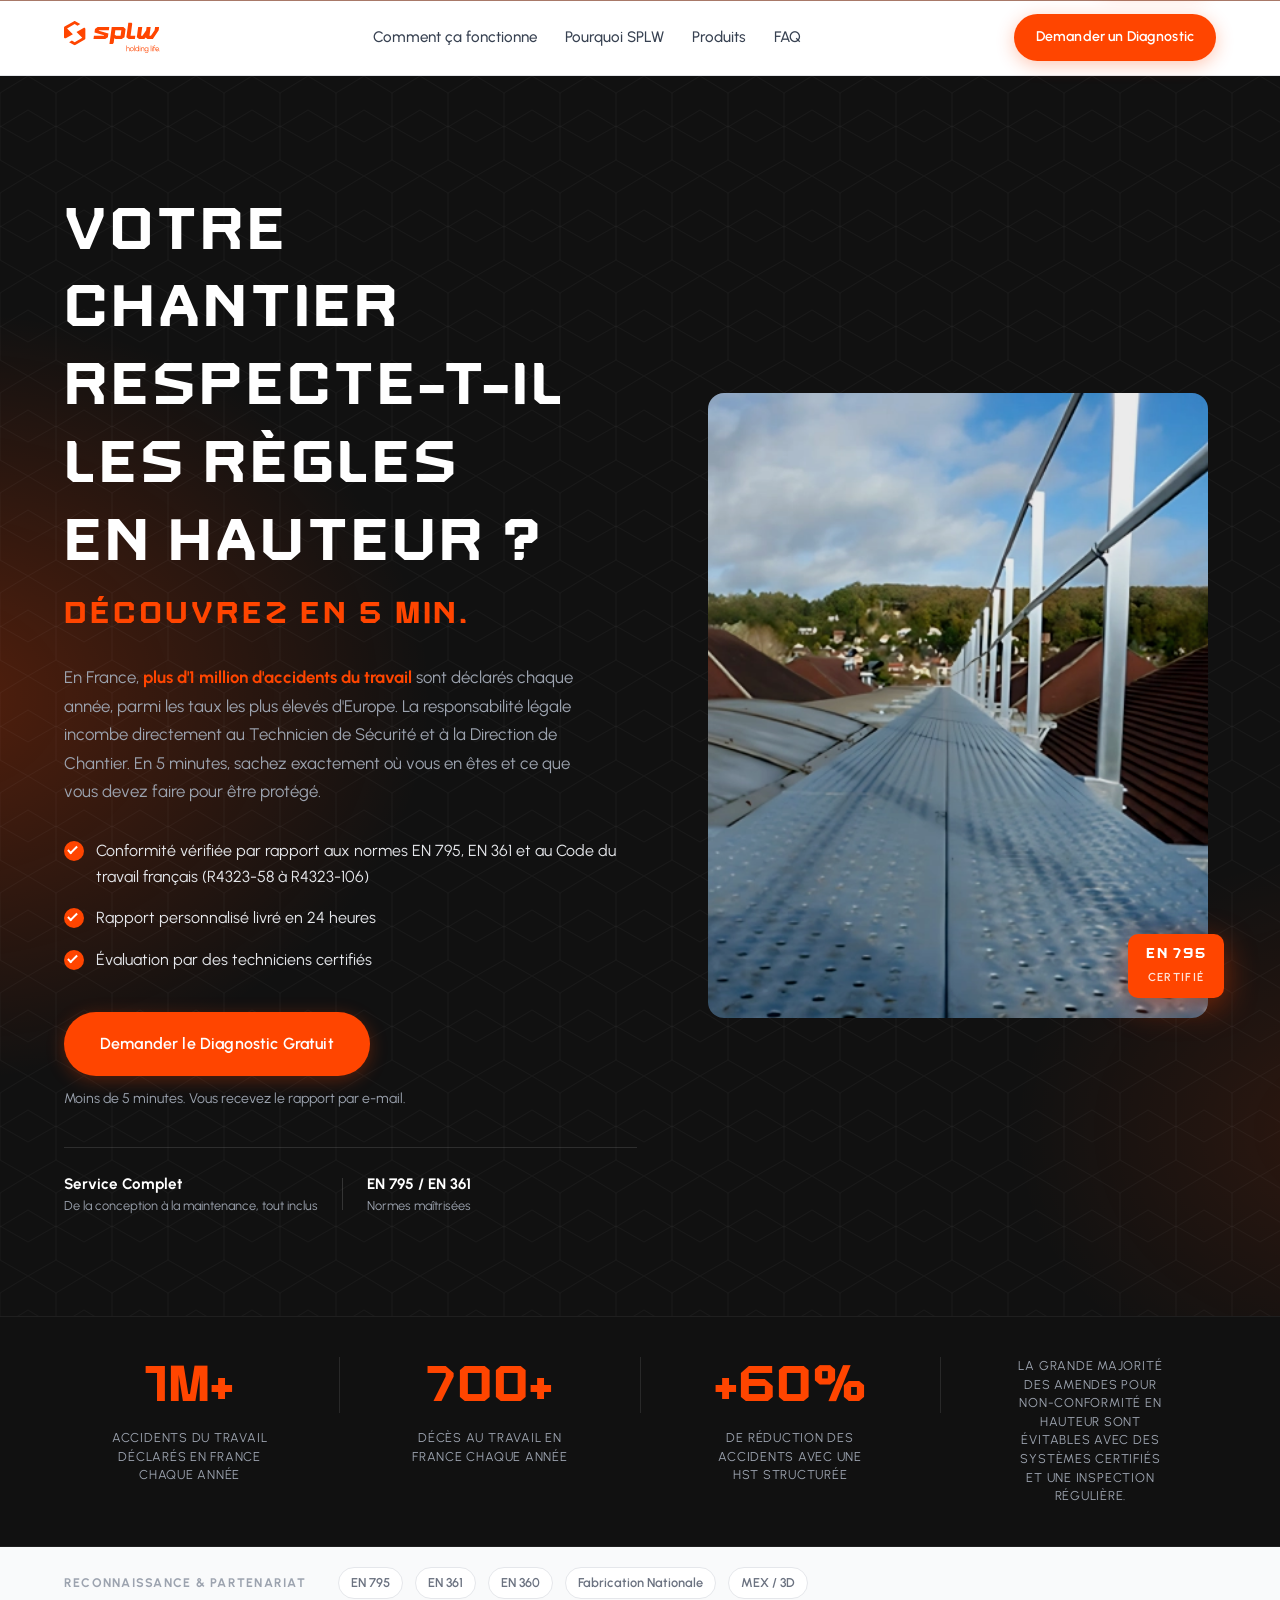
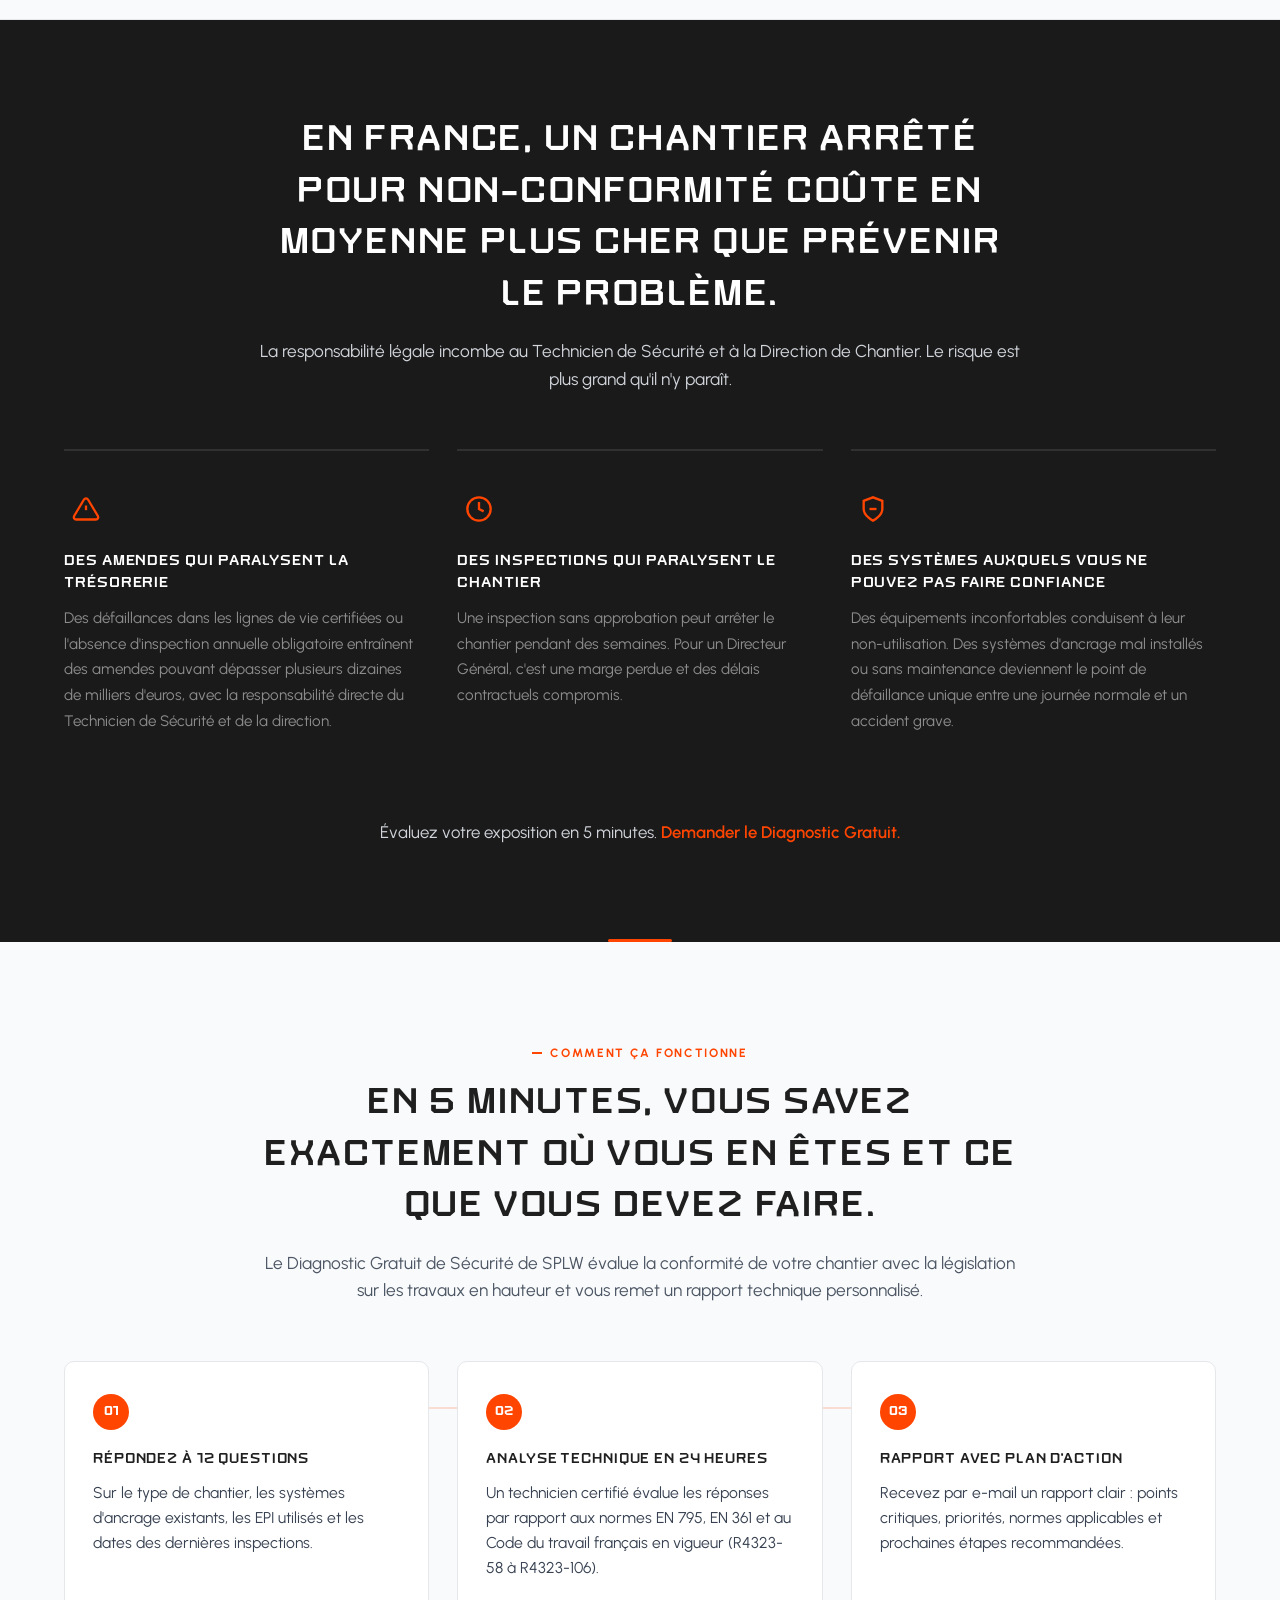
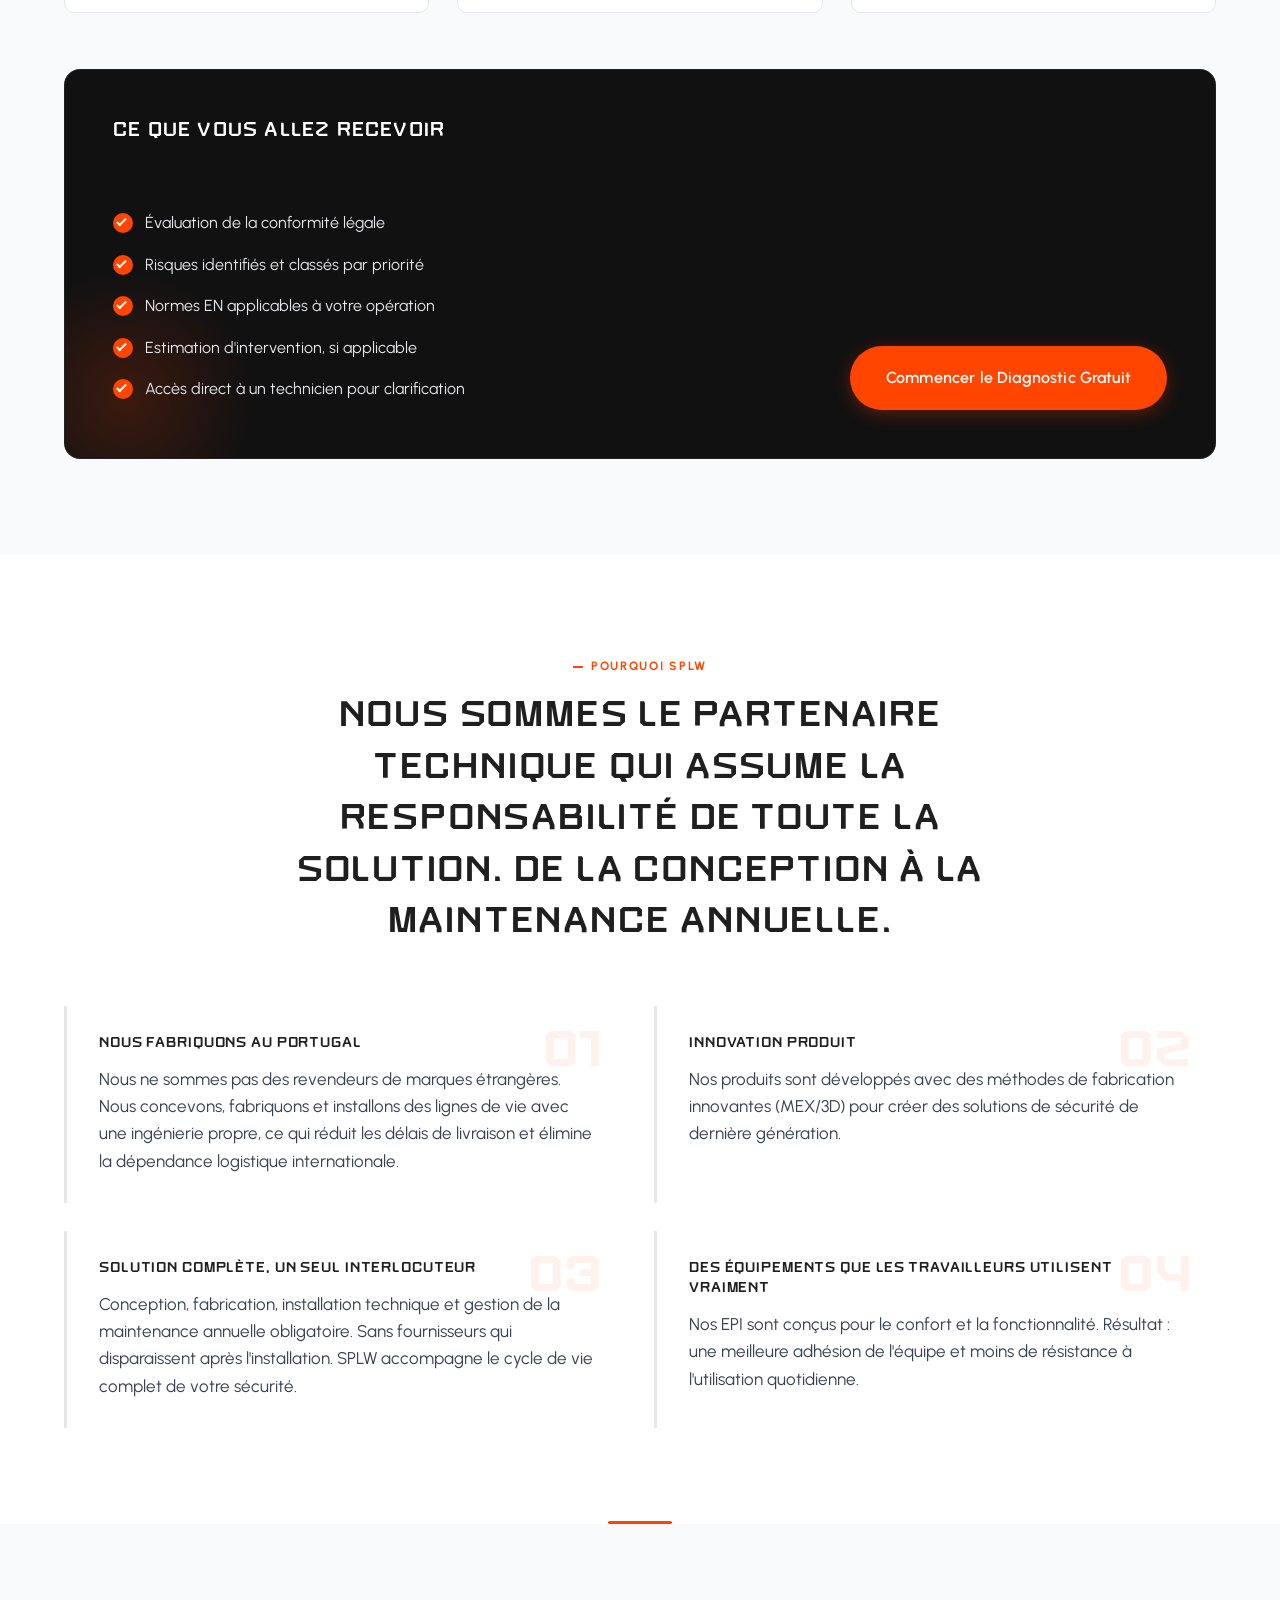
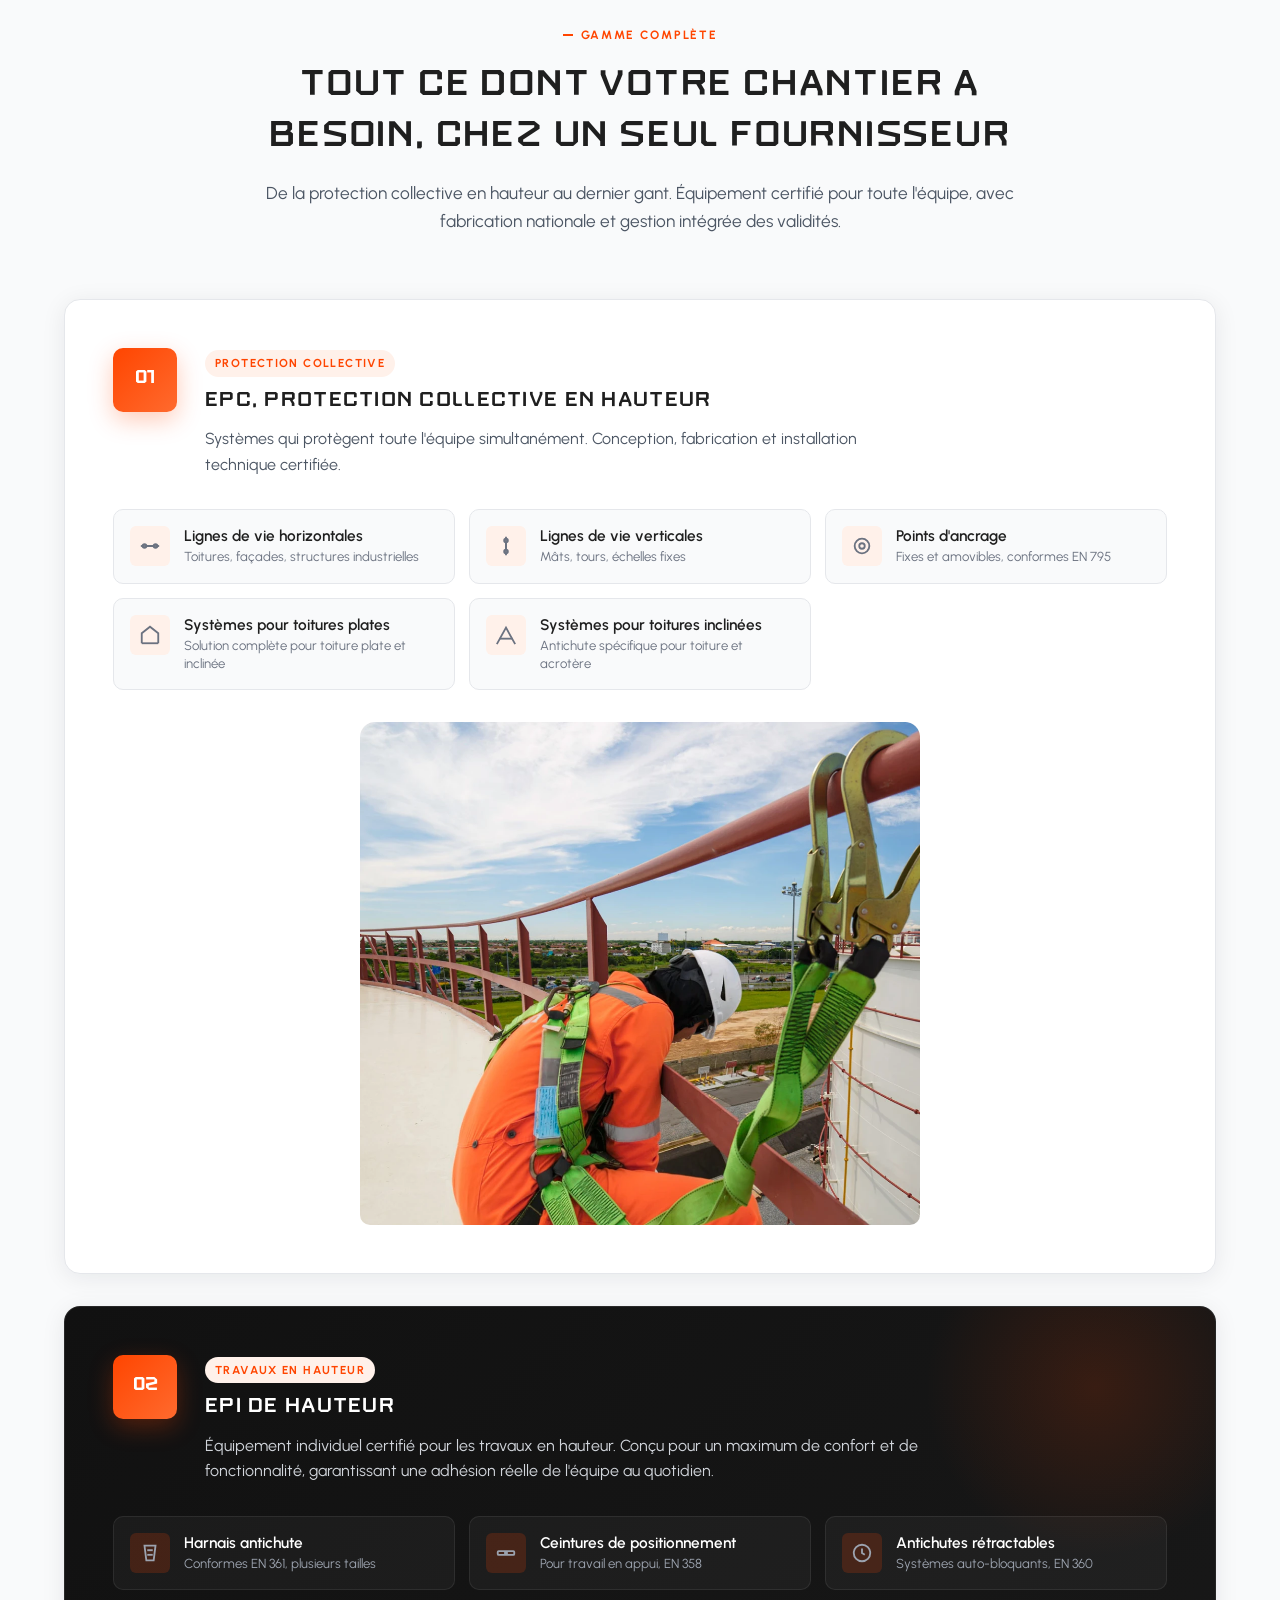
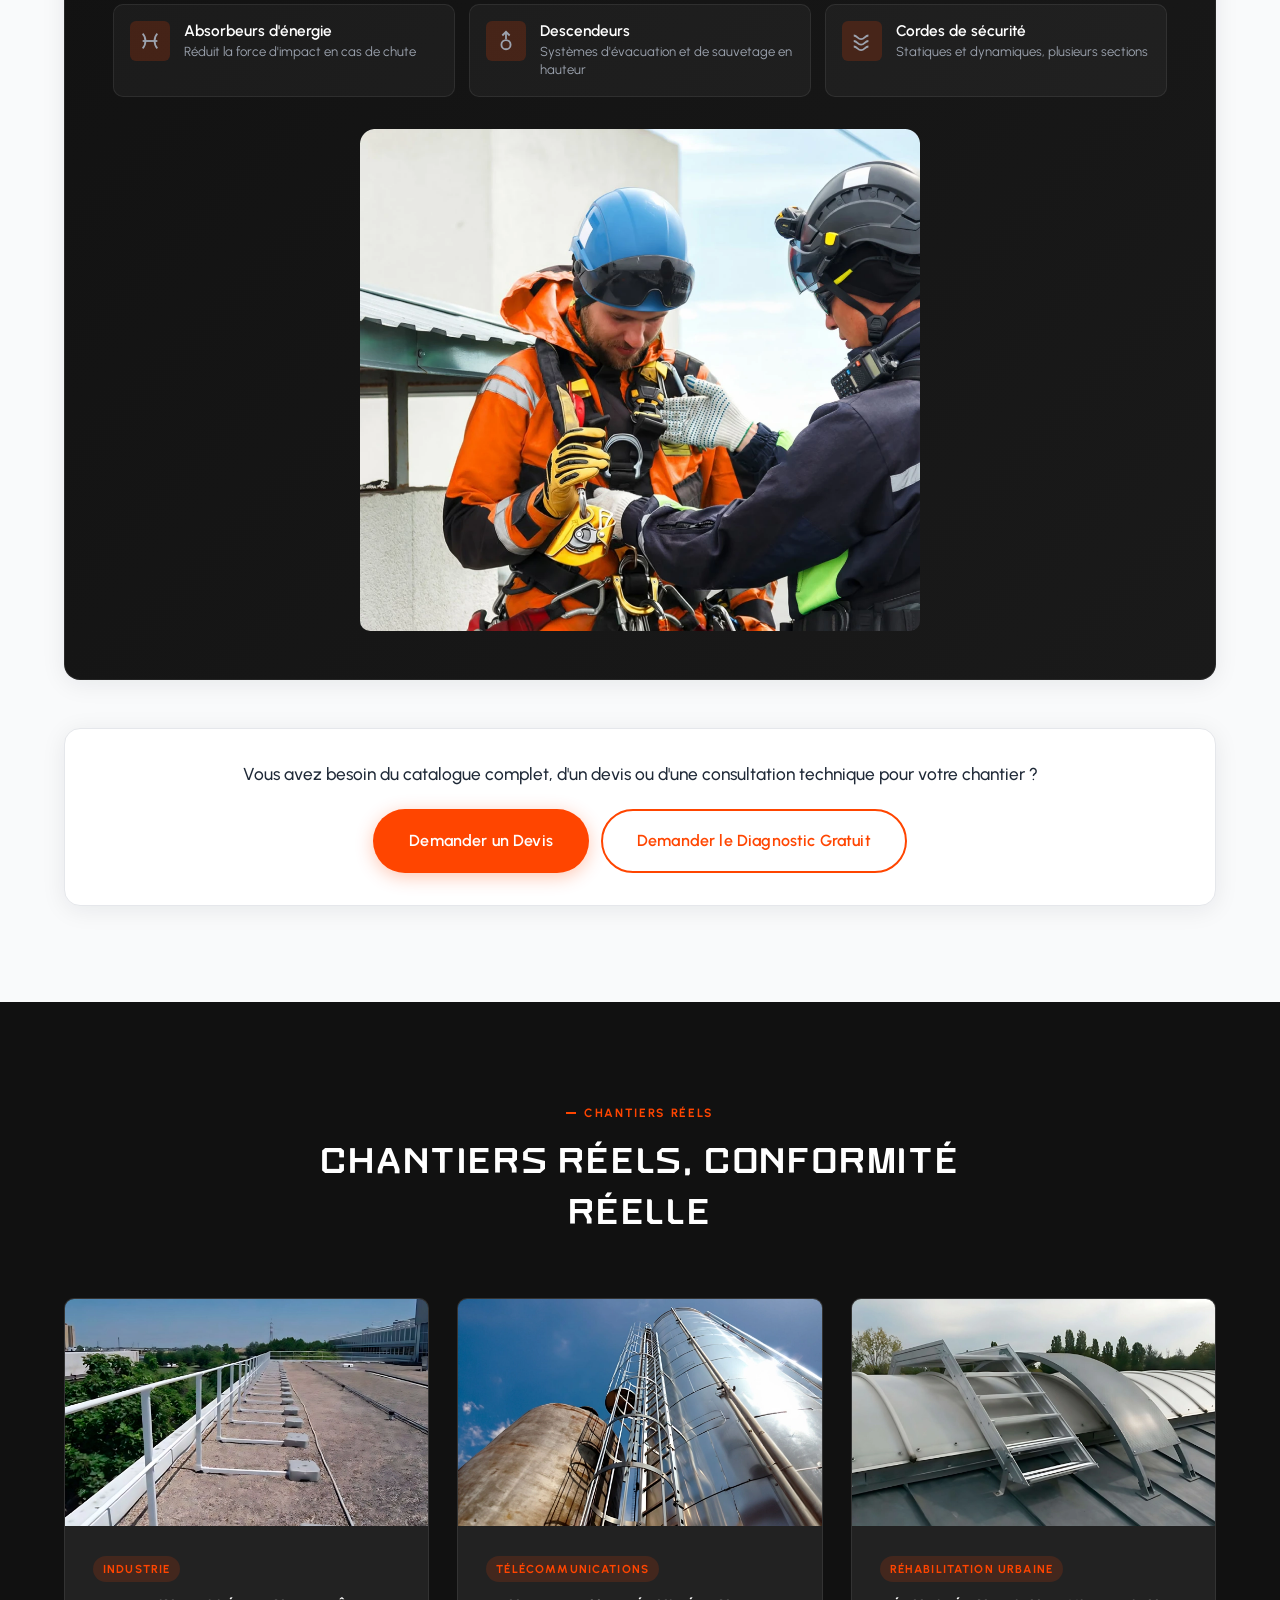
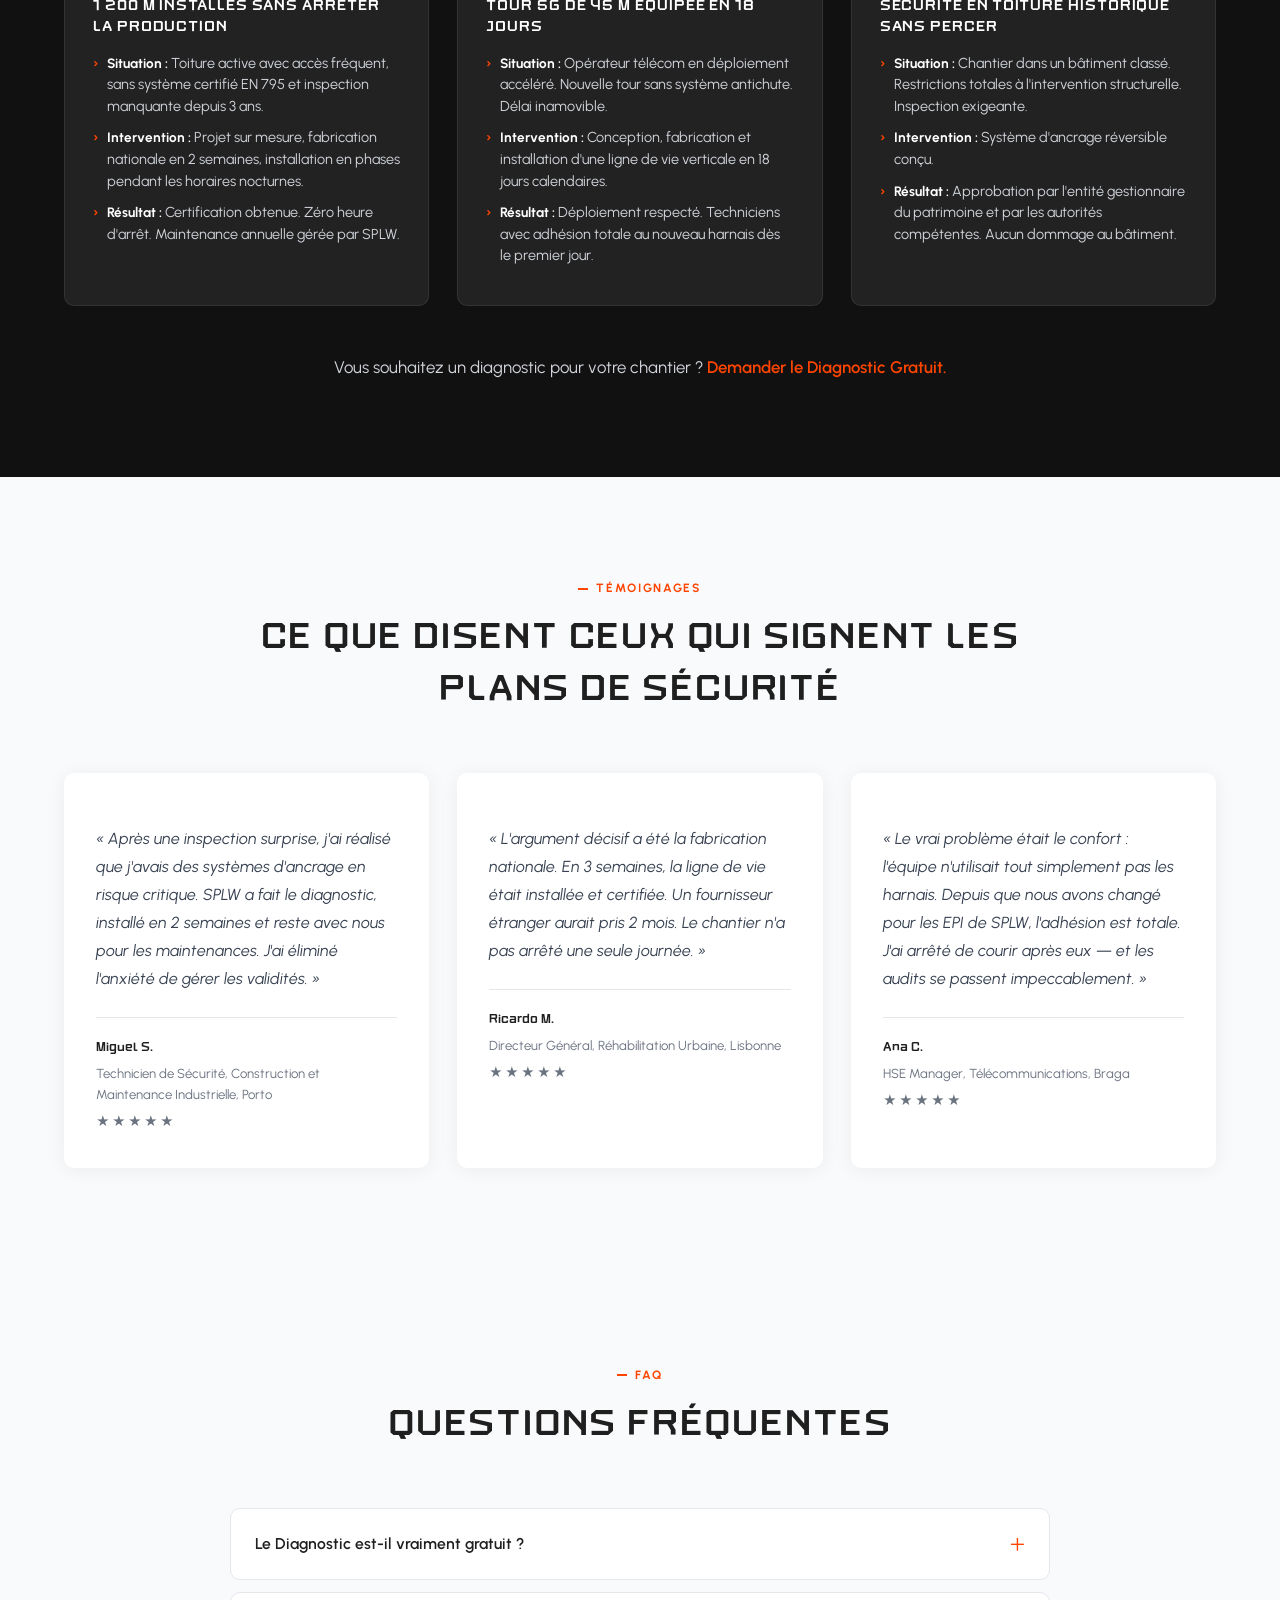
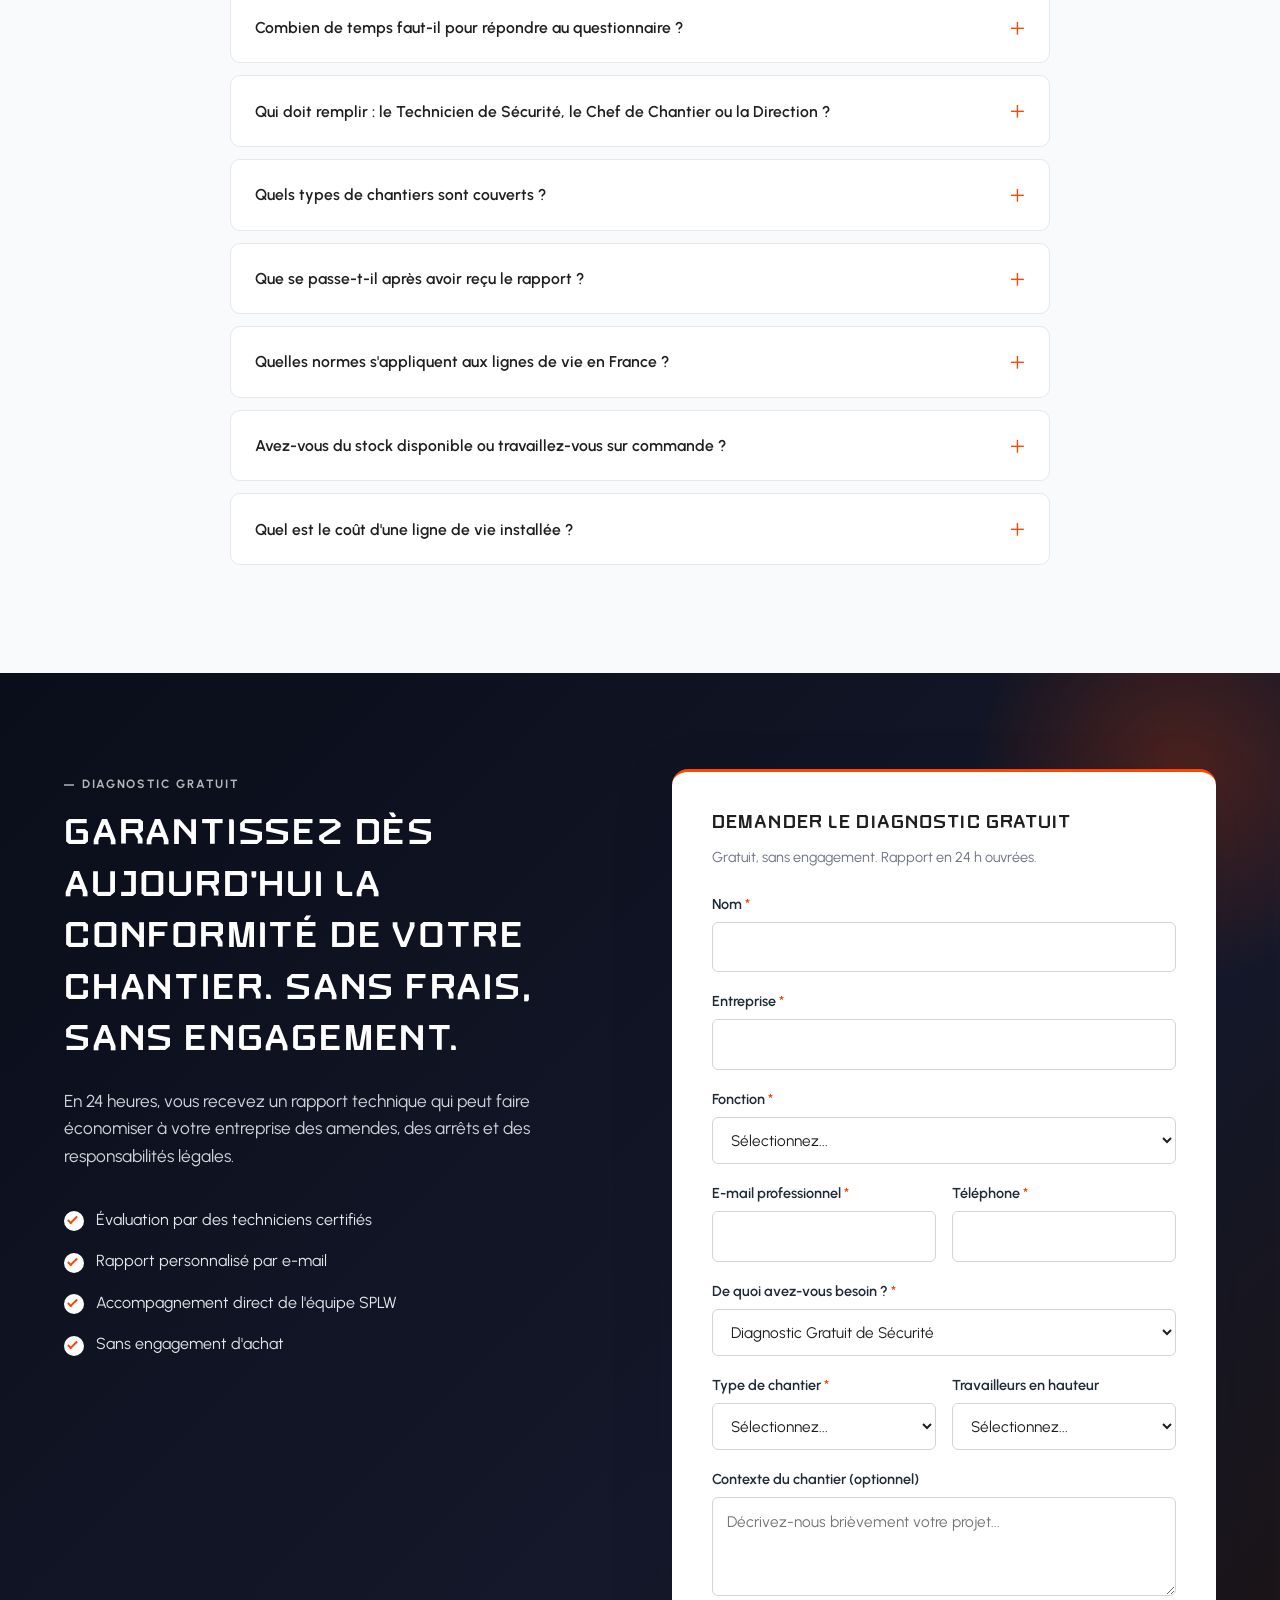
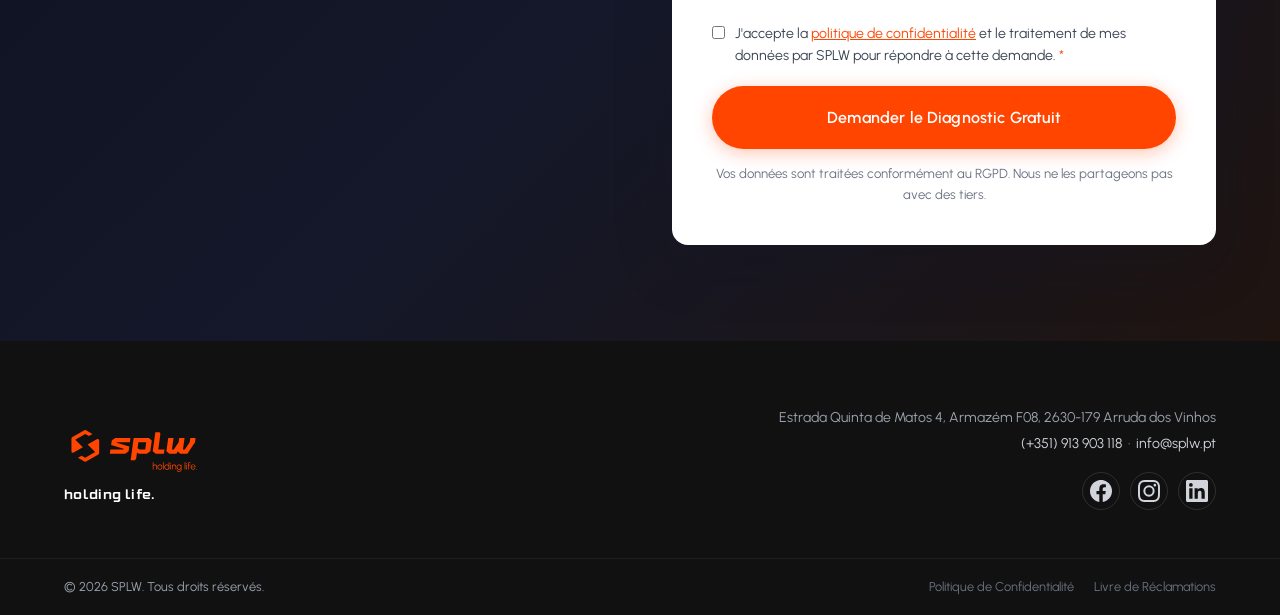
<file: fr/index.html>
<!DOCTYPE html>
<html lang="fr">
<head>
  <meta charset="UTF-8" />
  <meta name="viewport" content="width=device-width, initial-scale=1.0" />
  <meta name="theme-color" content="#FF4500" />
  <title>Diagnostic Gratuit Sécurité en Hauteur | SPLW</title>
  <meta name="description" content="Diagnostic en ligne gratuit pour vérifier si votre chantier respecte la législation sur la sécurité des travaux en hauteur. Rapport technique en 24 heures." />
  <meta name="robots" content="index, follow" />

  <!-- Open Graph -->
  <meta property="og:type" content="website" />
  <meta property="og:title" content="Diagnostic Gratuit Sécurité en Hauteur | SPLW" />
  <meta property="og:description" content="En 5 minutes, vérifiez si votre chantier respecte les normes EN 795. Rapport technique personnalisé en 24 heures." />
  <meta property="og:locale" content="fr_FR" />

  <link rel="icon" type="image/svg+xml" href="../assets/images/splw-logo.svg" />
  <link rel="preconnect" href="https://fonts.googleapis.com" />
  <link rel="preconnect" href="https://fonts.gstatic.com" crossorigin />
  <link href="https://fonts.googleapis.com/css2?family=Inter:wght@400;500;600;700&family=Urbanist:wght@400;500;600;700&display=swap" rel="stylesheet" />
  <link rel="stylesheet" href="../assets/css/styles.css" />

  <!-- Meta Pixel placeholder, substituir PIXEL_ID -->
  <!--
  <script>
    !function(f,b,e,v,n,t,s){if(f.fbq)return;n=f.fbq=function(){n.callMethod?n.callMethod.apply(n,arguments):n.queue.push(arguments)};
    if(!f._fbq)f._fbq=n;n.push=n;n.loaded=!0;n.version='2.0';n.queue=[];t=b.createElement(e);t.async=!0;
    t.src=v;s=b.getElementsByTagName(e)[0];s.parentNode.insertBefore(t,s)}(window,document,'script','https://connect.facebook.net/en_US/fbevents.js');
    fbq('init', 'PIXEL_ID'); fbq('track', 'PageView');
  </script>
  -->

  <!-- GA4 placeholder, substituir GA_MEASUREMENT_ID -->
  <!--
  <script async src="https://www.googletagmanager.com/gtag/js?id=GA_MEASUREMENT_ID"></script>
  <script>
    window.dataLayer = window.dataLayer || [];
    function gtag(){dataLayer.push(arguments);}
    gtag('js', new Date()); gtag('config', 'GA_MEASUREMENT_ID');
  </script>
  -->

  <!-- Google Tag Manager -->
  <script>(function(w,d,s,l,i){w[l]=w[l]||[];w[l].push({'gtm.start':
  new Date().getTime(),event:'gtm.js'});var f=d.getElementsByTagName(s)[0],
  j=d.createElement(s),dl=l!='dataLayer'?'&l='+l:'';j.async=true;j.src=
  'https://www.googletagmanager.com/gtm.js?id='+i+dl;f.parentNode.insertBefore(j,f);
  })(window,document,'script','dataLayer','GTM-KQ8XT2FH');</script>
  <!-- End Google Tag Manager -->
</head>
<body>
  <!-- Google Tag Manager (noscript) -->
  <noscript><iframe src="https://www.googletagmanager.com/ns.html?id=GTM-KQ8XT2FH"
  height="0" width="0" style="display:none;visibility:hidden"></iframe></noscript>
  <!-- End Google Tag Manager (noscript) -->

  <!-- Sticky CTA Bar -->
  <div class="sticky-cta" id="stickyCta" aria-hidden="true">
    <div class="container sticky-cta__inner">
      <span class="sticky-cta__text">Diagnostic Gratuit de Sécurité, en 5 minutes</span>
      <a href="#formulario" class="btn btn--primary btn--sm" data-cta="sticky">Commencer</a>
    </div>
  </div>

  <!-- Header -->
  <header class="header">
    <div class="container header__inner">
      <a href="https://splw.pt/" class="header__logo" aria-label="SPLW">
        <img src="../assets/images/splw-logo.svg" alt="SPLW" width="120" height="36" />
      </a>
      <nav class="header__nav" aria-label="Principal">
        <a href="#solucao">Comment ça fonctionne</a>
        <a href="#autoridade">Pourquoi SPLW</a>
        <a href="#produtos">Produits</a>
        <a href="#faq">FAQ</a>
      </nav>
      <a href="#formulario" class="btn btn--primary btn--sm header__cta" data-cta="header">Demander un Diagnostic</a>
    </div>
  </header>

  <!-- HERO -->
  <section class="hero" id="hero">
    <div class="hero__bg" aria-hidden="true"></div>
    <div class="container hero__grid">
      <div class="hero__copy">
        <h1 class="hero__title">Votre chantier<br>respecte-t-il<br>les règles<br>en hauteur ?<br><span class="text-primary hero__title-sub">Découvrez en 5 min.</span></h1>
        <p class="hero__lead">
          En France, <strong class="hero__lead-em">plus d'1 million d'accidents du travail</strong> sont déclarés chaque année, parmi les taux les plus élevés d'Europe.
          La responsabilité légale incombe directement au Technicien de Sécurité et à la Direction de Chantier.
          En 5 minutes, sachez exactement où vous en êtes et ce que vous devez faire pour être protégé.
        </p>
        <ul class="hero__bullets">
          <li><span class="check" aria-hidden="true"></span> Conformité vérifiée par rapport aux normes EN 795, EN 361 et au Code du travail français (R4323-58 à R4323-106)</li>
          <li><span class="check" aria-hidden="true"></span> Rapport personnalisé livré en 24 heures</li>
          <li><span class="check" aria-hidden="true"></span> Évaluation par des techniciens certifiés</li>
        </ul>
        <div class="hero__actions">
          <a href="#formulario" class="btn btn--primary btn--lg" data-cta="hero">Demander le Diagnostic Gratuit</a>
          <span class="hero__micro">Moins de 5 minutes. Vous recevez le rapport par e-mail.</span>
        </div>
        <div class="hero__trust">
          <div class="trust-item"><strong>Service Complet</strong><span>De la conception à la maintenance, tout inclus</span></div>
          <div class="trust-divider" aria-hidden="true"></div>
          <div class="trust-item"><strong>EN 795 / EN 361</strong><span>Normes maîtrisées</span></div>
        </div>
      </div>

      <div class="hero__visual" aria-hidden="true">
        <div class="hero__photo-wrap">
          <img src="../assets/images/hero-passadico.webp" alt="Passerelle de sécurité en hauteur — SPLW" class="hero__photo" />
          <div class="hero__photo-badge">
            <span class="hero__photo-badge-num">EN 795</span>
            <span class="hero__photo-badge-label">Certifié</span>
          </div>
        </div>
      </div>
    </div>
  </section>

  <!-- STATS STRIP -->
  <section class="stats-strip" aria-label="La France en chiffres">
    <div class="container stats-strip__grid">
      <div class="stat-item">
        <span class="stat-item__num">1M+</span>
        <span class="stat-item__label">accidents du travail déclarés en France chaque année</span>
      </div>
      <div class="stat-item__sep" aria-hidden="true"></div>
      <div class="stat-item">
        <span class="stat-item__num">700+</span>
        <span class="stat-item__label">décès au travail en France chaque année</span>
      </div>
      <div class="stat-item__sep" aria-hidden="true"></div>
      <div class="stat-item">
        <span class="stat-item__num">+60%</span>
        <span class="stat-item__label">de réduction des accidents avec une HST structurée</span>
      </div>
      <div class="stat-item__sep" aria-hidden="true"></div>
      <div class="stat-item">
        <span class="stat-item__label">La grande majorité des amendes pour non-conformité en hauteur sont évitables avec des systèmes certifiés et une inspection régulière.</span>
      </div>
    </div>
  </section>

  <!-- TRUST STRIP -->
  <section class="trust-strip" aria-hidden="true">
    <div class="container trust-strip__inner">
      <span class="trust-strip__label">Reconnaissance &amp; partenariat</span>
      <div class="trust-strip__logos">
        <span class="trust-logo">EN 795</span>
        <span class="trust-logo">EN 361</span>
        <span class="trust-logo">EN 360</span>
        <span class="trust-logo">Fabrication Nationale</span>
        <span class="trust-logo">MEX / 3D</span>
      </div>
    </div>
  </section>

  <!-- PROBLEMA -->
  <section class="problema" id="problema">
    <div class="container">
      <header class="section-head section-head--light">
        <h2>En France, un chantier arrêté pour non-conformité coûte en moyenne plus cher que prévenir le problème.</h2>
        <p>La responsabilité légale incombe au Technicien de Sécurité et à la Direction de Chantier. Le risque est plus grand qu'il n'y paraît.</p>
      </header>
      <div class="cards-3">
        <article class="card-dark">
          <div class="card-dark__icon" aria-hidden="true">
            <svg viewBox="0 0 24 24" fill="none" stroke="currentColor" stroke-width="2"><path d="M12 9v4"/><path d="M12 17h.01"/><path d="M10.29 3.86 1.82 18a2 2 0 0 0 1.71 3h16.94a2 2 0 0 0 1.71-3L13.71 3.86a2 2 0 0 0-3.42 0Z"/></svg>
          </div>
          <h3>Des amendes qui paralysent la trésorerie</h3>
          <p>Des défaillances dans les lignes de vie certifiées ou l'absence d'inspection annuelle obligatoire entraînent des amendes pouvant dépasser plusieurs dizaines de milliers d'euros, avec la responsabilité directe du Technicien de Sécurité et de la direction.</p>
        </article>
        <article class="card-dark">
          <div class="card-dark__icon" aria-hidden="true">
            <svg viewBox="0 0 24 24" fill="none" stroke="currentColor" stroke-width="2"><circle cx="12" cy="12" r="10"/><polyline points="12 6 12 12 16 14"/></svg>
          </div>
          <h3>Des inspections qui paralysent le chantier</h3>
          <p>Une inspection sans approbation peut arrêter le chantier pendant des semaines. Pour un Directeur Général, c'est une marge perdue et des délais contractuels compromis.</p>
        </article>
        <article class="card-dark">
          <div class="card-dark__icon" aria-hidden="true">
            <svg viewBox="0 0 24 24" fill="none" stroke="currentColor" stroke-width="2"><path d="M12 22s8-4 8-10V5l-8-3-8 3v7c0 6 8 10 8 10z"/><line x1="9" y1="12" x2="15" y2="12"/></svg>
          </div>
          <h3>Des systèmes auxquels vous ne pouvez pas faire confiance</h3>
          <p>Des équipements inconfortables conduisent à leur non-utilisation. Des systèmes d'ancrage mal installés ou sans maintenance deviennent le point de défaillance unique entre une journée normale et un accident grave.</p>
        </article>
      </div>
      <p class="problema__cta">
        Évaluez votre exposition en 5 minutes.
        <a href="#formulario" data-cta="problema">Demander le Diagnostic Gratuit.</a>
      </p>
    </div>
  </section>

  <!-- SOLUÇÃO -->
  <section class="solucao" id="solucao">
    <div class="container">
      <header class="section-head">
        <span class="eyebrow">Comment ça fonctionne</span>
        <h2>En 5 minutes, vous savez exactement où vous en êtes et ce que vous devez faire.</h2>
        <p>Le Diagnostic Gratuit de Sécurité de SPLW évalue la conformité de votre chantier avec la législation sur les travaux en hauteur et vous remet un rapport technique personnalisé.</p>
      </header>

      <div class="steps">
        <article class="step">
          <span class="step__num">01</span>
          <h3>Répondez à 12 questions</h3>
          <p>Sur le type de chantier, les systèmes d'ancrage existants, les EPI utilisés et les dates des dernières inspections.</p>
        </article>
        <article class="step">
          <span class="step__num">02</span>
          <h3>Analyse technique en 24 heures</h3>
          <p>Un technicien certifié évalue les réponses par rapport aux normes EN 795, EN 361 et au Code du travail français en vigueur (R4323-58 à R4323-106).</p>
        </article>
        <article class="step">
          <span class="step__num">03</span>
          <h3>Rapport avec plan d'action</h3>
          <p>Recevez par e-mail un rapport clair : points critiques, priorités, normes applicables et prochaines étapes recommandées.</p>
        </article>
      </div>

      <aside class="receive-box" aria-label="Ce que vous allez recevoir">
        <h3>Ce que vous allez recevoir</h3>
        <ul>
          <li><span class="check" aria-hidden="true"></span> Évaluation de la conformité légale</li>
          <li><span class="check" aria-hidden="true"></span> Risques identifiés et classés par priorité</li>
          <li><span class="check" aria-hidden="true"></span> Normes EN applicables à votre opération</li>
          <li><span class="check" aria-hidden="true"></span> Estimation d'intervention, si applicable</li>
          <li><span class="check" aria-hidden="true"></span> Accès direct à un technicien pour clarification</li>
        </ul>
        <a href="#formulario" class="btn btn--primary btn--lg" data-cta="solucao">Commencer le Diagnostic Gratuit</a>
      </aside>
    </div>
  </section>

  <!-- AUTORIDADE -->
  <section class="autoridade" id="autoridade">
    <div class="container">
      <header class="section-head">
        <span class="eyebrow">Pourquoi SPLW</span>
        <h2>Nous sommes le partenaire technique qui assume la responsabilité de toute la solution. De la conception à la maintenance annuelle.</h2>
      </header>

      <div class="pillars">
        <article class="pillar">
          <div class="pillar__num">01</div>
          <h3>Nous fabriquons au Portugal</h3>
          <p>Nous ne sommes pas des revendeurs de marques étrangères. Nous concevons, fabriquons et installons des lignes de vie avec une ingénierie propre, ce qui réduit les délais de livraison et élimine la dépendance logistique internationale.</p>
        </article>
        <article class="pillar">
          <div class="pillar__num">02</div>
          <h3>Innovation produit</h3>
          <p>Nos produits sont développés avec des méthodes de fabrication innovantes (MEX/3D) pour créer des solutions de sécurité de dernière génération.</p>
        </article>
        <article class="pillar">
          <div class="pillar__num">03</div>
          <h3>Solution complète, un seul interlocuteur</h3>
          <p>Conception, fabrication, installation technique et gestion de la maintenance annuelle obligatoire. Sans fournisseurs qui disparaissent après l'installation. SPLW accompagne le cycle de vie complet de votre sécurité.</p>
        </article>
        <article class="pillar">
          <div class="pillar__num">04</div>
          <h3>Des équipements que les travailleurs utilisent vraiment</h3>
          <p>Nos EPI sont conçus pour le confort et la fonctionnalité. Résultat : une meilleure adhésion de l'équipe et moins de résistance à l'utilisation quotidienne.</p>
        </article>
      </div>
    </div>
  </section>

  <!-- PRODUTOS -->
  <section class="produtos" id="produtos">
    <div class="container">
      <header class="section-head">
        <span class="eyebrow">Gamme complète</span>
        <h2>Tout ce dont votre chantier a besoin, chez un seul fournisseur</h2>
        <p>De la protection collective en hauteur au dernier gant. Équipement certifié pour toute l'équipe, avec fabrication nationale et gestion intégrée des validités.</p>
      </header>

      <!-- Categoria 1: EPC -->
      <article class="prod-cat">
        <div class="prod-cat__head">
          <div class="prod-cat__badge">01</div>
          <div class="prod-cat__title">
            <span class="prod-cat__tag">Protection Collective</span>
            <h3>EPC, Protection Collective en Hauteur</h3>
            <p>Systèmes qui protègent toute l'équipe simultanément. Conception, fabrication et installation technique certifiée.</p>
          </div>
        </div>
        <ul class="prod-grid">
          <li class="prod-item">
            <span class="prod-item__icon" aria-hidden="true">
              <svg viewBox="0 0 24 24" fill="none" stroke="currentColor" stroke-width="2"><path d="M2 12h20"/><circle cx="6" cy="12" r="2"/><circle cx="18" cy="12" r="2"/><path d="M8 12h8"/></svg>
            </span>
            <div>
              <strong>Lignes de vie horizontales</strong>
              <span>Toitures, façades, structures industrielles</span>
            </div>
          </li>
          <li class="prod-item">
            <span class="prod-item__icon" aria-hidden="true">
              <svg viewBox="0 0 24 24" fill="none" stroke="currentColor" stroke-width="2"><path d="M12 2v20"/><circle cx="12" cy="6" r="2"/><circle cx="12" cy="18" r="2"/><path d="M12 8v8"/></svg>
            </span>
            <div>
              <strong>Lignes de vie verticales</strong>
              <span>Mâts, tours, échelles fixes</span>
            </div>
          </li>
          <li class="prod-item">
            <span class="prod-item__icon" aria-hidden="true">
              <svg viewBox="0 0 24 24" fill="none" stroke="currentColor" stroke-width="2"><circle cx="12" cy="12" r="8"/><circle cx="12" cy="12" r="3"/></svg>
            </span>
            <div>
              <strong>Points d'ancrage</strong>
              <span>Fixes et amovibles, conformes EN 795</span>
            </div>
          </li>
          <li class="prod-item">
            <span class="prod-item__icon" aria-hidden="true">
              <svg viewBox="0 0 24 24" fill="none" stroke="currentColor" stroke-width="2"><path d="M3 21V10l9-7 9 7v11"/><path d="M3 21h18"/></svg>
            </span>
            <div>
              <strong>Systèmes pour toitures plates</strong>
              <span>Solution complète pour toiture plate et inclinée</span>
            </div>
          </li>
          <li class="prod-item">
            <span class="prod-item__icon" aria-hidden="true">
              <svg viewBox="0 0 24 24" fill="none" stroke="currentColor" stroke-width="2"><path d="M2 22 12 4l10 18"/><path d="M5 16h14"/></svg>
            </span>
            <div>
              <strong>Systèmes pour toitures inclinées</strong>
              <span>Antichute spécifique pour toiture et acrotère</span>
            </div>
          </li>
        </ul>
        <div class="prod-cat__banner">
          <img src="../assets/images/produto-epc.webp" alt="Ligne de vie SPLW installée en toiture" loading="lazy" />
        </div>
      </article>

      <!-- Categoria 2: EPI Altura -->
      <article class="prod-cat prod-cat--alt">
        <div class="prod-cat__head">
          <div class="prod-cat__badge">02</div>
          <div class="prod-cat__title">
            <span class="prod-cat__tag">Travaux en Hauteur</span>
            <h3>EPI de Hauteur</h3>
            <p>Équipement individuel certifié pour les travaux en hauteur. Conçu pour un maximum de confort et de fonctionnalité, garantissant une adhésion réelle de l'équipe au quotidien.</p>
          </div>
        </div>
        <ul class="prod-grid">
          <li class="prod-item">
            <span class="prod-item__icon" aria-hidden="true">
              <svg viewBox="0 0 24 24" fill="none" stroke="currentColor" stroke-width="2"><path d="M6 4h12l-2 16H8L6 4z"/><path d="M9 9h6"/><path d="M9 14h6"/></svg>
            </span>
            <div>
              <strong>Harnais antichute</strong>
              <span>Conformes EN 361, plusieurs tailles</span>
            </div>
          </li>
          <li class="prod-item">
            <span class="prod-item__icon" aria-hidden="true">
              <svg viewBox="0 0 24 24" fill="none" stroke="currentColor" stroke-width="2"><rect x="3" y="10" width="18" height="4" rx="1"/><circle cx="12" cy="12" r="1.2" fill="currentColor"/></svg>
            </span>
            <div>
              <strong>Ceintures de positionnement</strong>
              <span>Pour travail en appui, EN 358</span>
            </div>
          </li>
          <li class="prod-item">
            <span class="prod-item__icon" aria-hidden="true">
              <svg viewBox="0 0 24 24" fill="none" stroke="currentColor" stroke-width="2"><circle cx="12" cy="12" r="9"/><path d="M12 7v5l3 2"/></svg>
            </span>
            <div>
              <strong>Antichutes rétractables</strong>
              <span>Systèmes auto-bloquants, EN 360</span>
            </div>
          </li>
          <li class="prod-item">
            <span class="prod-item__icon" aria-hidden="true">
              <svg viewBox="0 0 24 24" fill="none" stroke="currentColor" stroke-width="2"><path d="M4 4c4 4 4 12 0 16"/><path d="M20 4c-4 4-4 12 0 16"/><path d="M4 12h16"/></svg>
            </span>
            <div>
              <strong>Absorbeurs d'énergie</strong>
              <span>Réduit la force d'impact en cas de chute</span>
            </div>
          </li>
          <li class="prod-item">
            <span class="prod-item__icon" aria-hidden="true">
              <svg viewBox="0 0 24 24" fill="none" stroke="currentColor" stroke-width="2"><path d="M12 2v8"/><path d="M8 6l4-4 4 4"/><circle cx="12" cy="16" r="5"/></svg>
            </span>
            <div>
              <strong>Descendeurs</strong>
              <span>Systèmes d'évacuation et de sauvetage en hauteur</span>
            </div>
          </li>
          <li class="prod-item">
            <span class="prod-item__icon" aria-hidden="true">
              <svg viewBox="0 0 24 24" fill="none" stroke="currentColor" stroke-width="2"><path d="M3 6c4 0 4 4 8 4s4-4 8-4"/><path d="M3 12c4 0 4 4 8 4s4-4 8-4"/><path d="M3 18c4 0 4 4 8 4s4-4 8-4"/></svg>
            </span>
            <div>
              <strong>Cordes de sécurité</strong>
              <span>Statiques et dynamiques, plusieurs sections</span>
            </div>
          </li>
        </ul>
        <div class="prod-cat__banner">
          <img src="../assets/images/produto-epi.webp" alt="EPI de hauteur SPLW — harnais, cordes, antichutes" loading="lazy" />
        </div>
      </article>

      <div class="prod-foot">
        <p>Vous avez besoin du catalogue complet, d'un devis ou d'une consultation technique pour votre chantier ?</p>
        <div class="prod-foot__actions">
          <a href="#formulario" class="btn btn--primary btn--lg" data-cta="produtos-cotacao">Demander un Devis</a>
          <a href="#formulario" class="btn btn--ghost btn--lg" data-cta="produtos-diagnostico">Demander le Diagnostic Gratuit</a>
        </div>
      </div>
    </div>
  </section>

  <!-- CASOS -->
  <section class="casos" id="casos">
    <div class="container">
      <header class="section-head section-head--light">
        <span class="eyebrow">Chantiers réels</span>
        <h2>Chantiers réels, conformité réelle</h2>
      </header>

      <div class="cases">
        <article class="case">
          <div class="case__media">
            <img src="../assets/images/case-industria.webp" alt="Ligne de vie horizontale en toiture industrielle — SPLW" loading="lazy" />
          </div>
          <div class="case__body">
            <span class="tag">Industrie</span>
            <h3>1 200 m installés sans arrêter la production</h3>
            <ul class="case__facts">
              <li><strong>Situation :</strong> Toiture active avec accès fréquent, sans système certifié EN 795 et inspection manquante depuis 3 ans.</li>
              <li><strong>Intervention :</strong> Projet sur mesure, fabrication nationale en 2 semaines, installation en phases pendant les horaires nocturnes.</li>
              <li><strong>Résultat :</strong> Certification obtenue. Zéro heure d'arrêt. Maintenance annuelle gérée par SPLW.</li>
            </ul>
          </div>
        </article>
        <article class="case">
          <div class="case__media">
            <img src="../assets/images/case-telecom.webp" alt="Système vertical certifié EN 795 pour tour 5G — SPLW" loading="lazy" />
          </div>
          <div class="case__body">
            <span class="tag">Télécommunications</span>
            <h3>Tour 5G de 45 m équipée en 18 jours</h3>
            <ul class="case__facts">
              <li><strong>Situation :</strong> Opérateur télécom en déploiement accéléré. Nouvelle tour sans système antichute. Délai inamovible.</li>
              <li><strong>Intervention :</strong> Conception, fabrication et installation d'une ligne de vie verticale en 18 jours calendaires.</li>
              <li><strong>Résultat :</strong> Déploiement respecté. Techniciens avec adhésion totale au nouveau harnais dès le premier jour.</li>
            </ul>
          </div>
        </article>
        <article class="case">
          <div class="case__media">
            <img src="../assets/images/case-urbana.webp" alt="Sécurité en toiture historique sans percer — SPLW" loading="lazy" />
          </div>
          <div class="case__body">
            <span class="tag">Réhabilitation Urbaine</span>
            <h3>Sécurité en toiture historique sans percer</h3>
            <ul class="case__facts">
              <li><strong>Situation :</strong> Chantier dans un bâtiment classé. Restrictions totales à l'intervention structurelle. Inspection exigeante.</li>
              <li><strong>Intervention :</strong> Système d'ancrage réversible conçu.</li>
              <li><strong>Résultat :</strong> Approbation par l'entité gestionnaire du patrimoine et par les autorités compétentes. Aucun dommage au bâtiment.</li>
            </ul>
          </div>
        </article>
      </div>

      <p class="casos__cta">
        Vous souhaitez un diagnostic pour votre chantier ?
        <a href="#formulario" data-cta="casos">Demander le Diagnostic Gratuit.</a>
      </p>
    </div>
  </section>

  <!-- TESTEMUNHOS -->
  <section class="testemunhos" id="testemunhos">
    <div class="container">
      <header class="section-head">
        <span class="eyebrow">Témoignages</span>
        <h2>Ce que disent ceux qui signent les plans de sécurité</h2>
      </header>
      <div class="cards-3">
        <article class="quote">
          <p>« Après une inspection surprise, j'ai réalisé que j'avais des systèmes d'ancrage en risque critique. SPLW a fait le diagnostic, installé en 2 semaines et reste avec nous pour les maintenances. J'ai éliminé l'anxiété de gérer les validités. »</p>
          <footer>
            <strong>Miguel S.</strong>
            <span>Technicien de Sécurité, Construction et Maintenance Industrielle, Porto</span>
            <span class="quote__stars" aria-label="5 sur 5 étoiles">★★★★★</span>
          </footer>
        </article>
        <article class="quote">
          <p>« L'argument décisif a été la fabrication nationale. En 3 semaines, la ligne de vie était installée et certifiée. Un fournisseur étranger aurait pris 2 mois. Le chantier n'a pas arrêté une seule journée. »</p>
          <footer>
            <strong>Ricardo M.</strong>
            <span>Directeur Général, Réhabilitation Urbaine, Lisbonne</span>
            <span class="quote__stars" aria-label="5 sur 5 étoiles">★★★★★</span>
          </footer>
        </article>
        <article class="quote">
          <p>« Le vrai problème était le confort : l'équipe n'utilisait tout simplement pas les harnais. Depuis que nous avons changé pour les EPI de SPLW, l'adhésion est totale. J'ai arrêté de courir après eux — et les audits se passent impeccablement. »</p>
          <footer>
            <strong>Ana C.</strong>
            <span>HSE Manager, Télécommunications, Braga</span>
            <span class="quote__stars" aria-label="5 sur 5 étoiles">★★★★★</span>
          </footer>
        </article>
      </div>
    </div>
  </section>

  <!-- FAQ -->
  <section class="faq" id="faq">
    <div class="container">
      <header class="section-head">
        <span class="eyebrow">FAQ</span>
        <h2>Questions fréquentes</h2>
      </header>
      <div class="accordion">
        <details class="accordion__item">
          <summary>Le Diagnostic est-il vraiment gratuit ?</summary>
          <p>Oui. Le diagnostic est une courtoisie technique de SPLW. Il n'y a aucun engagement d'achat de produits ou de services.</p>
        </details>
        <details class="accordion__item">
          <summary>Combien de temps faut-il pour répondre au questionnaire ?</summary>
          <p>Environ 5 minutes. Pour les chantiers plus complexes, cela peut prendre jusqu'à 10 minutes.</p>
        </details>
        <details class="accordion__item">
          <summary>Qui doit remplir : le Technicien de Sécurité, le Chef de Chantier ou la Direction ?</summary>
          <p>Tout responsable ayant connaissance des conditions du chantier. Idéalement, le Technicien de Sécurité ou l'Ingénieur de Sécurité.</p>
        </details>
        <details class="accordion__item">
          <summary>Quels types de chantiers sont couverts ?</summary>
          <p>Construction civile, réhabilitation urbaine, télécommunications, énergie éolienne, industrie, maintenance industrielle et toute structure présentant un risque de chute en hauteur.</p>
        </details>
        <details class="accordion__item">
          <summary>Que se passe-t-il après avoir reçu le rapport ?</summary>
          <p>Vous recevez le rapport par e-mail en 24 heures. Vous pouvez parler avec un technicien pour clarifier des points. Si vous souhaitez procéder à une intervention, nous vous présentons une proposition. Sinon, vous conservez le rapport, sans engagement.</p>
        </details>
        <details class="accordion__item">
          <summary>Quelles normes s'appliquent aux lignes de vie en France ?</summary>
          <p>Principalement EN 795 (systèmes d'ancrage), EN 361 (harnais antichute) et la législation française, notamment le Code du travail (R4323-58 à R4323-106), ainsi que la directive européenne EPI et la norme EN 795 pour les points d'ancrage. La norme DL 50/2005 est la référence nationale du fabricant SPLW au Portugal.</p>
        </details>
        <details class="accordion__item">
          <summary>Avez-vous du stock disponible ou travaillez-vous sur commande ?</summary>
          <p>Les systèmes EPC (lignes de vie) et les équipements spécialisés sont produits sur commande. Les délais sont courts grâce au développement et à la production nationale.</p>
        </details>
        <details class="accordion__item">
          <summary>Quel est le coût d'une ligne de vie installée ?</summary>
          <p>Cela dépend du projet. Le diagnostic aide à préciser l'estimation, et la proposition commerciale est toujours adaptée au chantier.</p>
        </details>
      </div>
    </div>
  </section>

  <!-- FORMULÁRIO FINAL -->
  <section class="cta-final" id="formulario">
    <div class="container cta-final__grid">
      <div class="cta-final__copy">
        <span class="eyebrow eyebrow--light">Diagnostic Gratuit</span>
        <h2>Garantissez dès aujourd'hui la conformité de votre chantier. Sans frais, sans engagement.</h2>
        <p>En 24 heures, vous recevez un rapport technique qui peut faire économiser à votre entreprise des amendes, des arrêts et des responsabilités légales.</p>
        <ul class="cta-final__bullets">
          <li><span class="check check--light" aria-hidden="true"></span> Évaluation par des techniciens certifiés</li>
          <li><span class="check check--light" aria-hidden="true"></span> Rapport personnalisé par e-mail</li>
          <li><span class="check check--light" aria-hidden="true"></span> Accompagnement direct de l'équipe SPLW</li>
          <li><span class="check check--light" aria-hidden="true"></span> Sans engagement d'achat</li>
        </ul>
      </div>

      <div class="cta-final__right">

        <form class="form-card" id="leadForm" action="https://script.google.com/macros/s/AKfycbwpfhPOdKoGjoBndQZ5neI9194BQgiGgEvN8V6-DdRW6DoWcj29AxWRZrIT1C5aBiYj/exec" method="POST" novalidate>
        <h3>Demander le Diagnostic Gratuit</h3>
        <p class="form-card__sub">Gratuit, sans engagement. Rapport en 24 h ouvrées.</p>

        <div class="field">
          <label for="nome">Nom <span aria-hidden="true">*</span></label>
          <input id="nome" name="nome" type="text" required autocomplete="name" />
        </div>

        <div class="field">
          <label for="empresa">Entreprise <span aria-hidden="true">*</span></label>
          <input id="empresa" name="empresa" type="text" required autocomplete="organization" />
        </div>

        <div class="field">
          <label for="cargo">Fonction <span aria-hidden="true">*</span></label>
          <select id="cargo" name="cargo" required>
            <option value="">Sélectionnez...</option>
            <option value="TSST">Technicien Supérieur de Sécurité au Travail (TSST)</option>
            <option value="Diretor de Obra">Chef de Chantier</option>
            <option value="Diretor Geral">Directeur Général</option>
            <option value="Engenheiro de Segurança">Ingénieur de Sécurité</option>
            <option value="Outro">Autre</option>
          </select>
        </div>

        <div class="field-row">
          <div class="field">
            <label for="email">E-mail professionnel <span aria-hidden="true">*</span></label>
            <input id="email" name="email" type="email" required autocomplete="email" />
          </div>
          <div class="field">
            <label for="telefone">Téléphone <span aria-hidden="true">*</span></label>
            <input id="telefone" name="telefone" type="tel" required autocomplete="tel" />
          </div>
        </div>

        <div class="field">
          <label for="tipo_pedido">De quoi avez-vous besoin ? <span aria-hidden="true">*</span></label>
          <select id="tipo_pedido" name="tipo_pedido" required>
            <option value="Diagnóstico Gratuito de Segurança">Diagnostic Gratuit de Sécurité</option>
            <option value="Cotação de Produtos">Devis Produits (EPC, EPI)</option>
            <option value="Inspeção e Manutenção">Inspection et Maintenance Annuelle</option>
            <option value="Consultoria Técnica">Consultation Technique</option>
            <option value="Outro">Autre</option>
          </select>
        </div>

        <div class="field-row">
          <div class="field">
            <label for="tipo_obra">Type de chantier <span aria-hidden="true">*</span></label>
            <select id="tipo_obra" name="tipo_obra" required>
              <option value="">Sélectionnez...</option>
              <option value="Construção Civil">Construction Civile</option>
              <option value="Reabilitação Urbana">Réhabilitation Urbaine</option>
              <option value="Telecomunicações">Télécommunications</option>
              <option value="Energia Eólica">Énergie Éolienne</option>
              <option value="Indústria">Industrie</option>
              <option value="Outro">Autre</option>
            </select>
          </div>
          <div class="field">
            <label for="n_trabalhadores">Travailleurs en hauteur</label>
            <select id="n_trabalhadores" name="n_trabalhadores">
              <option value="">Sélectionnez...</option>
              <option value="1-5">1 à 5</option>
              <option value="6-20">6 à 20</option>
              <option value="21-50">21 à 50</option>
              <option value="50+">Plus de 50</option>
            </select>
          </div>
        </div>

        <div class="field">
          <label for="contexto">Contexte du chantier (optionnel)</label>
          <textarea id="contexto" name="contexto" rows="3" placeholder="Décrivez-nous brièvement votre projet..."></textarea>
        </div>

        <div class="field field--check">
          <label>
            <input type="checkbox" name="rgpd" required />
            <span>J'accepte la <a href="https://splw.pt/politica-privacidade/" target="_blank" rel="noopener">politique de confidentialité</a> et le traitement de mes données par SPLW pour répondre à cette demande. <span aria-hidden="true">*</span></span>
          </label>
        </div>

        <button type="submit" class="btn btn--primary btn--lg btn--block">
          <span class="btn__label">Demander le Diagnostic Gratuit</span>
          <span class="btn__loading" hidden>Envoi en cours...</span>
        </button>

        <p class="form-card__micro">Vos données sont traitées conformément au RGPD. Nous ne les partageons pas avec des tiers.</p>
        <p class="form-card__error" id="formError" hidden></p>
      </form>
      </div><!-- /.cta-final__right -->
    </div>
  </section>

  <!-- FOOTER -->
  <footer class="footer">
    <div class="container footer__inner">
      <div class="footer__brand">
        <img src="../assets/images/splw-logo.svg" alt="SPLW" width="140" height="42" class="footer__logo" />
        <p class="footer__tagline">holding life.</p>
      </div>
      <div class="footer__contact-col">
        <p class="footer__contact">
          Estrada Quinta de Matos 4, Armazém F08, 2630-179 Arruda dos Vinhos<br />
          <a href="tel:+351913903118">(+351) 913 903 118</a> &nbsp;·&nbsp;
          <a href="mailto:info@splw.pt">info@splw.pt</a>
        </p>
        <div class="footer__social">
          <a href="https://www.facebook.com/SPLWPT" target="_blank" rel="noopener" aria-label="Facebook">
            <svg xmlns="http://www.w3.org/2000/svg" width="22" height="22" viewBox="0 0 24 24" fill="currentColor" aria-hidden="true"><path d="M24 12.073C24 5.405 18.627 0 12 0S0 5.405 0 12.073C0 18.1 4.388 23.094 10.125 24v-8.437H7.078v-3.49h3.047V9.41c0-3.025 1.792-4.697 4.533-4.697 1.312 0 2.686.236 2.686.236v2.97h-1.513c-1.491 0-1.956.93-1.956 1.886v2.267h3.328l-.532 3.49h-2.796V24C19.612 23.094 24 18.1 24 12.073z"/></svg>
          </a>
          <a href="https://www.instagram.com/splw.pt/" target="_blank" rel="noopener" aria-label="Instagram">
            <svg xmlns="http://www.w3.org/2000/svg" width="22" height="22" viewBox="0 0 24 24" fill="currentColor" aria-hidden="true"><path d="M12 2.163c3.204 0 3.584.012 4.85.07 3.252.148 4.771 1.691 4.919 4.919.058 1.265.069 1.645.069 4.849 0 3.205-.012 3.584-.069 4.849-.149 3.225-1.664 4.771-4.919 4.919-1.266.058-1.644.07-4.85.07-3.204 0-3.584-.012-4.849-.07-3.26-.149-4.771-1.699-4.919-4.92-.058-1.265-.07-1.644-.07-4.849 0-3.204.013-3.583.07-4.849.149-3.227 1.664-4.771 4.919-4.919 1.266-.057 1.645-.069 4.849-.069zM12 0C8.741 0 8.333.014 7.053.072 2.695.272.273 2.69.073 7.052.014 8.333 0 8.741 0 12c0 3.259.014 3.668.072 4.948.2 4.358 2.618 6.78 6.98 6.98C8.333 23.986 8.741 24 12 24c3.259 0 3.668-.014 4.948-.072 4.354-.2 6.782-2.618 6.979-6.98.059-1.28.073-1.689.073-4.948 0-3.259-.014-3.667-.072-4.947-.196-4.354-2.617-6.78-6.979-6.98C15.668.014 15.259 0 12 0zm0 5.838a6.162 6.162 0 1 0 0 12.324 6.162 6.162 0 0 0 0-12.324zM12 16a4 4 0 1 1 0-8 4 4 0 0 1 0 8zm6.406-11.845a1.44 1.44 0 1 0 0 2.881 1.44 1.44 0 0 0 0-2.881z"/></svg>
          </a>
          <a href="https://www.linkedin.com/company/splw/" target="_blank" rel="noopener" aria-label="LinkedIn">
            <svg xmlns="http://www.w3.org/2000/svg" width="22" height="22" viewBox="0 0 24 24" fill="currentColor" aria-hidden="true"><path d="M20.447 20.452h-3.554v-5.569c0-1.328-.027-3.037-1.852-3.037-1.853 0-2.136 1.445-2.136 2.939v5.667H9.351V9h3.414v1.561h.046c.477-.9 1.637-1.85 3.37-1.85 3.601 0 4.267 2.37 4.267 5.455v6.286zM5.337 7.433a2.062 2.062 0 0 1-2.063-2.065 2.064 2.064 0 1 1 2.063 2.065zm1.782 13.019H3.555V9h3.564v11.452zM22.225 0H1.771C.792 0 0 .774 0 1.729v20.542C0 23.227.792 24 1.771 24h20.451C23.2 24 24 23.227 24 22.271V1.729C24 .774 23.2 0 22.222 0h.003z"/></svg>
          </a>
        </div>
      </div>
    </div>
    <div class="footer__bottom">
      <div class="container">
        <span>© <span id="year"></span> SPLW. Tous droits réservés.</span>
        <nav>
          <a href="https://splw.pt/politica-privacidade/" target="_blank" rel="noopener">Politique de Confidentialité</a>
          <a href="https://www.livroreclamacoes.pt/" target="_blank" rel="noopener">Livre de Réclamations</a>
        </nav>
      </div>
    </div>
  </footer>

  <script src="../assets/js/script.js" defer></script>
</body>
</html>
</file>
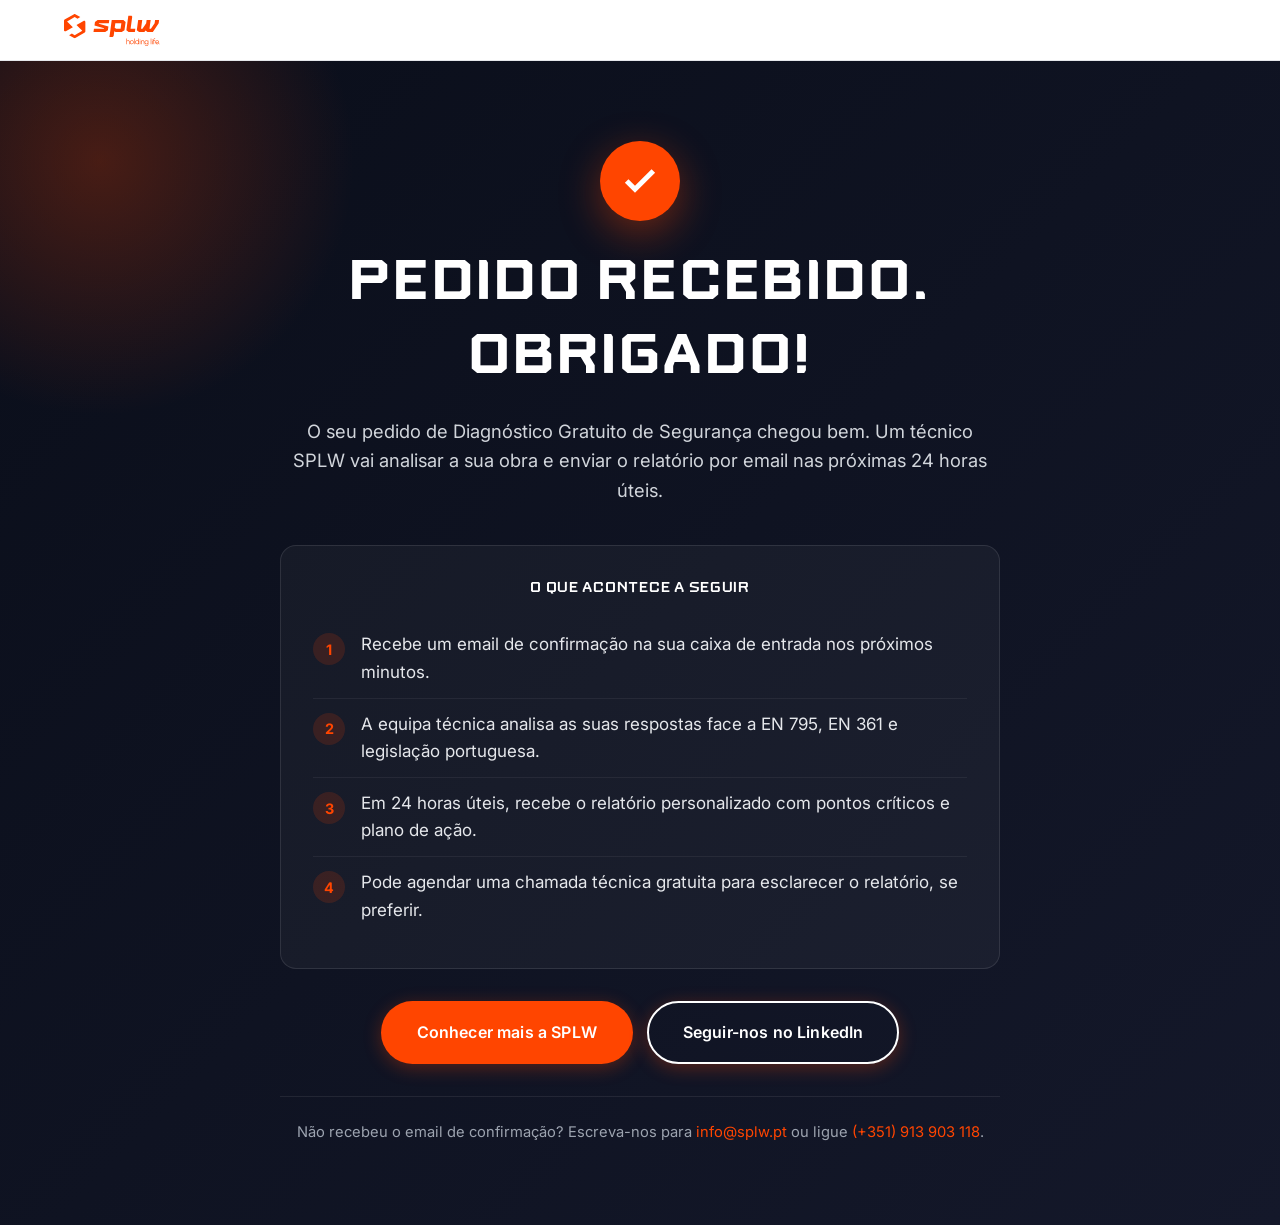
<file: thank-you.html>
<!DOCTYPE html>
<html lang="pt-PT">
<head>
  <meta charset="UTF-8" />
  <meta name="viewport" content="width=device-width, initial-scale=1.0" />
  <meta name="theme-color" content="#FF4500" />
  <title>Pedido recebido | SPLW</title>
  <meta name="description" content="O seu pedido de Diagnóstico Gratuito de Segurança foi recebido. A equipa SPLW entra em contacto em 24 horas." />
  <meta name="robots" content="noindex, follow" />
  <link rel="icon" type="image/svg+xml" href="assets/images/splw-logo.svg" />
  <link rel="preconnect" href="https://fonts.googleapis.com" />
  <link rel="preconnect" href="https://fonts.gstatic.com" crossorigin />
  <link href="https://fonts.googleapis.com/css2?family=Inter:wght@400;500;600;700&family=Manrope:wght@600;700;800&display=swap" rel="stylesheet" />
  <link rel="stylesheet" href="assets/css/styles.css" />

  <!-- Meta Pixel, dispara Lead aqui (mesmo que JS já tenha disparado) -->
  <!--
  <script>
    !function(f,b,e,v,n,t,s){if(f.fbq)return;n=f.fbq=function(){n.callMethod?n.callMethod.apply(n,arguments):n.queue.push(arguments)};
    if(!f._fbq)f._fbq=n;n.push=n;n.loaded=!0;n.version='2.0';n.queue=[];t=b.createElement(e);t.async=!0;
    t.src=v;s=b.getElementsByTagName(e)[0];s.parentNode.insertBefore(t,s)}(window,document,'script','https://connect.facebook.net/en_US/fbevents.js');
    fbq('init', 'PIXEL_ID');
    fbq('track', 'PageView');
    fbq('track', 'Lead', { content_name: 'Diagnostico Gratuito Seguranca', source: 'thank_you_page' });
  </script>
  -->

  <!-- GA4 thank you, conversão -->
  <!--
  <script async src="https://www.googletagmanager.com/gtag/js?id=GA_MEASUREMENT_ID"></script>
  <script>
    window.dataLayer = window.dataLayer || [];
    function gtag(){dataLayer.push(arguments);}
    gtag('js', new Date());
    gtag('config', 'GA_MEASUREMENT_ID');
    gtag('event', 'generate_lead', { source: 'thank_you_page' });
  </script>
  -->

  <style>
    .ty {
      min-height: 80vh;
      display: flex; align-items: center; justify-content: center;
      padding: 80px 24px;
      background: linear-gradient(135deg, #0A0E1A 0%, #14182A 100%);
      color: var(--white);
      position: relative;
      overflow: hidden;
    }
    .ty::before {
      content: ""; position: absolute; top: -200px; left: -200px;
      width: 600px; height: 600px;
      background: radial-gradient(circle, rgba(255, 69, 0, .25), transparent 60%);
    }
    .ty__inner {
      position: relative; z-index: 1;
      max-width: 720px; text-align: center;
    }
    .ty__icon {
      width: 80px; height: 80px;
      background: var(--primary);
      border-radius: 999px;
      display: inline-flex; align-items: center; justify-content: center;
      margin-bottom: 28px;
      box-shadow: 0 12px 40px rgba(255, 69, 0, .4);
    }
    .ty__icon svg { width: 40px; height: 40px; color: var(--white); }
    .ty h1 { color: var(--white); margin-bottom: 20px; }
    .ty__lead { color: var(--gray-300); font-size: 1.15rem; margin-bottom: 40px; }
    .ty__steps {
      background: rgba(255, 255, 255, .04);
      border: 1px solid rgba(255, 255, 255, .1);
      border-radius: var(--radius-lg);
      padding: 32px;
      text-align: left;
      margin-bottom: 32px;
    }
    .ty__steps h2 { font-size: 1.15rem; color: var(--white); margin-bottom: 20px; text-align: center; }
    .ty__steps ol { padding-left: 0; list-style: none; counter-reset: tysteps; }
    .ty__steps li {
      counter-increment: tysteps;
      position: relative;
      padding: 12px 0 12px 48px;
      color: var(--gray-200);
      border-bottom: 1px solid rgba(255, 255, 255, .06);
    }
    .ty__steps li:last-child { border-bottom: none; }
    .ty__steps li::before {
      content: counter(tysteps);
      position: absolute; left: 0; top: 14px;
      width: 32px; height: 32px;
      background: rgba(255, 69, 0, .15);
      color: var(--primary);
      border-radius: 999px;
      display: flex; align-items: center; justify-content: center;
      font-weight: 700; font-size: .9rem;
    }
    .ty__actions { display: flex; gap: 14px; justify-content: center; flex-wrap: wrap; }
    .ty__contact {
      margin-top: 32px;
      padding-top: 24px;
      border-top: 1px solid rgba(255, 255, 255, .08);
      color: var(--gray-400); font-size: .92rem;
    }
    .ty__contact a { color: var(--primary); }
  </style>
</head>
<body>

  <header class="header">
    <div class="container header__inner">
      <a href="https://splw.pt/" class="header__logo" aria-label="SPLW">
        <img src="assets/images/splw-logo.svg" alt="SPLW" width="120" height="36" />
      </a>
    </div>
  </header>

  <main class="ty">
    <div class="ty__inner">
      <div class="ty__icon" aria-hidden="true">
        <svg viewBox="0 0 24 24" fill="none" stroke="currentColor" stroke-width="3">
          <polyline points="20 6 9 17 4 12"/>
        </svg>
      </div>

      <h1>Pedido recebido. Obrigado!</h1>
      <p class="ty__lead">
        O seu pedido de Diagnóstico Gratuito de Segurança chegou bem.
        Um técnico SPLW vai analisar a sua obra e enviar o relatório por email
        nas próximas 24 horas úteis.
      </p>

      <div class="ty__steps">
        <h2>O que acontece a seguir</h2>
        <ol>
          <li>Recebe um email de confirmação na sua caixa de entrada nos próximos minutos.</li>
          <li>A equipa técnica analisa as suas respostas face a EN 795, EN 361 e legislação portuguesa.</li>
          <li>Em 24 horas úteis, recebe o relatório personalizado com pontos críticos e plano de ação.</li>
          <li>Pode agendar uma chamada técnica gratuita para esclarecer o relatório, se preferir.</li>
        </ol>
      </div>

      <div class="ty__actions">
        <a href="https://splw.pt/" class="btn btn--primary btn--lg">Conhecer mais a SPLW</a>
        <a href="https://www.linkedin.com/" target="_blank" rel="noopener" class="btn btn--primary btn--lg" style="background: transparent; border: 2px solid var(--white);">Seguir-nos no LinkedIn</a>
      </div>

      <p class="ty__contact">
        Não recebeu o email de confirmação?
        Escreva-nos para <a href="mailto:info@splw.pt">info@splw.pt</a>
        ou ligue <a href="tel:+351913903118">(+351) 913 903 118</a>.
      </p>
    </div>
  </main>

</body>
</html>
</file>
<file: assets/css/styles.css>
/* ============================================
   SPLW Landing Page, Diagnóstico Gratuito Meta
   Identidade: laranja #FF4500 + dark + clean B2B
   ============================================ */

/* ============ TRIAKIS FONT ============ */
@font-face {
  font-family: 'Triakis';
  src: url('../fonts/TriakisFont-Regular.otf') format('opentype');
  font-weight: 400;
  font-style: normal;
  font-display: swap;
}
@font-face {
  font-family: 'Triakis';
  src: url('../fonts/TriakisFont-SemiBold.otf') format('opentype');
  font-weight: 600;
  font-style: normal;
  font-display: swap;
}
@font-face {
  font-family: 'Triakis';
  src: url('../fonts/TriakisFont-Bold.otf') format('opentype');
  font-weight: 700;
  font-style: normal;
  font-display: swap;
}
@font-face {
  font-family: 'Triakis';
  src: url('../fonts/TriakisFont-Heavy.otf') format('opentype');
  font-weight: 800;
  font-style: normal;
  font-display: swap;
}

:root {
  /* Brand */
  --primary: #FF4500;
  --primary-dark: #D63A00;
  --primary-light: #FF6A2E;
  --primary-soft: #FFF1EA;

  /* Neutros */
  --black: #111111;
  --charcoal: #1A1A1A;
  --night: #222222;
  --gray-900: #1F1F1F;
  --gray-800: #1F2937;
  --gray-700: #374151;
  --gray-600: #4B5563;
  --gray-500: #6B7280;
  --gray-400: #9CA3AF;
  --gray-300: #D1D5DB;
  --gray-200: #E5E7EB;
  --gray-100: #F3F4F6;
  --gray-50:  #F9FAFB;
  --white:    #FFFFFF;

  /* Sinal */
  --success: #16A34A;
  --warning: #F59E0B;
  --danger:  #DC2626;

  /* Tipografia */
  --font-sans: 'Urbanist', 'Inter', -apple-system, sans-serif;
  --font-display: 'Triakis', 'Inter', sans-serif;

  /* Tamanhos */
  --container: 1200px;
  --radius-sm: 6px;
  --radius:    10px;
  --radius-lg: 16px;

  /* Sombras */
  --shadow-sm: 0 1px 2px rgba(0,0,0,.05);
  --shadow:    0 4px 24px rgba(15, 20, 40, .08);
  --shadow-lg: 0 20px 60px rgba(15, 20, 40, .18);

  /* Transições */
  --t: 200ms ease;
}

/* Reset minimo */
*, *::before, *::after { box-sizing: border-box; }
* { margin: 0; }
html { scroll-behavior: smooth; -webkit-text-size-adjust: 100%; }
body {
  font-family: var(--font-sans);
  font-size: 17px;
  line-height: 1.6;
  color: var(--gray-800);
  background: var(--white);
  -webkit-font-smoothing: antialiased;
  -moz-osx-font-smoothing: grayscale;
}
img, svg { display: block; max-width: 100%; }
a { color: var(--primary); text-decoration: none; transition: color var(--t); }
a:hover { color: var(--primary-dark); }
button { font: inherit; cursor: pointer; }
h1, h2, h3, h4 { font-family: var(--font-display); color: var(--gray-900); line-height: 1.15; letter-spacing: .04em; text-transform: uppercase; }
h1 { font-size: clamp(2.6rem, 5.5vw, 5rem); font-weight: 800; line-height: 1.05; }
h2 { font-size: clamp(1.9rem, 3.5vw, 2.8rem); font-weight: 700; line-height: 1.15; }
h3 { font-size: 1.1rem; font-weight: 700; letter-spacing: .05em; }
h4 { font-size: .95rem; letter-spacing: .08em; }
p  { color: var(--gray-700); }

/* Container */
.container {
  width: 100%;
  max-width: var(--container);
  margin: 0 auto;
  padding: 0 24px;
}

/* Eyebrows */
.eyebrow {
  display: inline-block;
  font-size: .75rem;
  font-weight: 700;
  letter-spacing: .14em;
  text-transform: uppercase;
  color: var(--primary);
  background: transparent;
  padding: 0;
  border: none;
  border-radius: 0;
  margin-bottom: 16px;
  position: relative;
  padding-left: 18px;
}
.eyebrow::before {
  content: "";
  position: absolute;
  left: 0; top: 50%;
  transform: translateY(-50%);
  width: 10px; height: 2px;
  background: var(--primary);
}
.eyebrow--light {
  color: rgba(255,255,255,.7);
}
.eyebrow--light::before { background: rgba(255,255,255,.5); }
.text-primary { color: var(--primary); }

/* Section heads */
.section-head { text-align: center; max-width: 760px; margin: 0 auto 56px; }
.section-head h2 { margin-bottom: 16px; }
.section-head p { font-size: 1.08rem; color: var(--gray-600); }
.section-head--light h2 { color: var(--white); }
.section-head--light p  { color: var(--gray-300); }

/* Botões — pill shape, dark hover (consistent com splw.pt) */
.btn {
  display: inline-flex;
  align-items: center;
  justify-content: center;
  gap: 8px;
  padding: 14px 28px;
  border-radius: 100px;
  font-weight: 600;
  font-size: .96rem;
  letter-spacing: .01em;
  border: 2px solid transparent;
  transition: background .25s ease, color .25s ease, box-shadow .25s ease, transform .2s ease;
  text-decoration: none;
  cursor: pointer;
  white-space: nowrap;
}
.btn--primary {
  background: var(--primary);
  color: var(--white);
  box-shadow: 0 4px 18px rgba(255, 69, 0, .3);
}
.btn--primary:hover {
  background: #1A1A1A;
  color: var(--white);
  transform: translateY(-2px);
  box-shadow: 0 8px 28px rgba(0, 0, 0, .25);
}
.btn--lg  { padding: 17px 34px; font-size: 1rem; }
.btn--sm  { padding: 10px 20px; font-size: .88rem; }
.btn--block { width: 100%; }
.btn__loading { display: none; }
.btn.is-loading .btn__label { display: none; }
.btn.is-loading .btn__loading { display: inline; }

/* Sticky CTA bar */
.sticky-cta {
  position: fixed;
  top: 0; left: 0; right: 0;
  background: var(--black);
  color: var(--white);
  padding: 10px 0;
  transform: translateY(-100%);
  transition: transform 300ms ease;
  z-index: 999;
  border-bottom: 1px solid rgba(255,69,0,.5);
}
.sticky-cta.is-visible { transform: translateY(0); }
.sticky-cta__inner {
  display: flex; align-items: center; justify-content: space-between; gap: 16px;
}
.sticky-cta__text { font-weight: 600; font-size: .95rem; }
@media (max-width: 720px) {
  .sticky-cta { top: auto; bottom: 0; transform: translateY(100%); border-top: 2px solid var(--primary); border-bottom: none; }
  .sticky-cta.is-visible { transform: translateY(0); }
  .sticky-cta__text { font-size: .85rem; }
}

/* Header */
.header {
  position: sticky;
  top: 0;
  z-index: 100;
  background: rgba(255, 255, 255, .96);
  backdrop-filter: saturate(140%) blur(8px);
  border-bottom: 1px solid var(--gray-200);
}
.header__inner {
  display: flex; align-items: center; justify-content: space-between;
  padding: 14px 24px; gap: 24px;
}
.header__logo img { height: 32px; width: auto; }
.header__nav { display: flex; gap: 28px; }
.header__nav a {
  color: var(--gray-700);
  font-weight: 500;
  font-size: .95rem;
}
.header__nav a:hover { color: var(--primary); }
@media (max-width: 860px) {
  .header__nav { display: none; }
}

/* ============ HERO ============ */
.hero {
  position: relative;
  overflow: hidden;
  background: var(--black);
  color: var(--white);
  min-height: 94vh;
  display: flex;
  align-items: center;
  padding: 120px 0 100px;
}
.hero__bg {
  position: absolute; inset: 0;
  background:
    radial-gradient(900px 700px at -5% 50%, rgba(255, 69, 0, .28), transparent 55%),
    radial-gradient(600px 500px at 105% 85%, rgba(255, 69, 0, .12), transparent 55%),
    #111111;
  z-index: 0;
}
.hero__grid {
  position: relative; z-index: 1;
  display: grid;
  grid-template-columns: 1fr 0.9fr;
  gap: 64px;
  align-items: center;
  width: 100%;
}
.hero__copy h1 {
  color: var(--white);
  margin-bottom: 24px;
  font-size: clamp(2.8rem, 5.8vw, 5.2rem);
}
.hero__title-sub {
  display: block;
  font-size: clamp(1.5rem, 3vw, 2.4rem);
  margin-top: 8px;
  line-height: 1.2;
}
.hero__lead { color: var(--gray-400); font-size: 1.05rem; margin-bottom: 24px; max-width: 520px; line-height: 1.7; }
.hero__bullets { list-style: none; padding: 0; margin: 0 0 32px; }
.hero__bullets li {
  color: var(--gray-200);
  font-size: 1rem; padding: 8px 0;
  display: flex; align-items: flex-start; gap: 12px;
}
.check {
  display: inline-block; flex-shrink: 0;
  width: 20px; height: 20px; border-radius: 999px;
  background: var(--primary);
  position: relative; margin-top: 3px;
}
.check::after {
  content: ""; position: absolute; left: 6px; top: 3px;
  width: 5px; height: 10px;
  border: solid var(--white); border-width: 0 2px 2px 0;
  transform: rotate(45deg);
}
.check--light { background: var(--white); }
.check--light::after { border-color: var(--primary); }
.hero__actions { display: flex; flex-direction: column; gap: 12px; margin-bottom: 36px; align-items: flex-start; }
.hero__micro { font-size: .88rem; color: var(--gray-400); }
.hero__trust {
  display: flex; flex-wrap: wrap; align-items: center; gap: 24px;
  padding-top: 24px; border-top: 1px solid rgba(255, 255, 255, .12);
}
.trust-item { display: flex; flex-direction: column; }
.trust-item strong { color: var(--white); font-size: .95rem; font-weight: 700; }
.trust-item span { color: var(--gray-400); font-size: .8rem; }
.trust-divider { width: 1px; height: 32px; background: rgba(255, 255, 255, .15); }

/* Hero visual — foto com badge */
.hero__visual { display: flex; justify-content: center; }
.hero__photo-wrap {
  position: relative;
  width: 100%;
  max-width: 500px;
}
.hero__photo {
  width: 100%;
  aspect-ratio: 4 / 5;
  object-fit: cover;
  border-radius: var(--radius-lg);
  display: block;
  filter: brightness(.9) contrast(1.05) saturate(.9);
}
.hero__photo-badge {
  position: absolute;
  bottom: 20px;
  right: -16px;
  background: var(--primary);
  color: var(--white);
  border-radius: var(--radius);
  padding: 12px 18px;
  text-align: center;
  box-shadow: 0 8px 32px rgba(255,69,0,.45);
}
.hero__photo-badge-num {
  display: block;
  font-family: var(--font-display);
  font-weight: 800;
  font-size: 1.1rem;
  letter-spacing: .1em;
  text-transform: uppercase;
  line-height: 1;
}
.hero__photo-badge-label {
  display: block;
  font-size: .72rem;
  font-weight: 600;
  letter-spacing: .12em;
  text-transform: uppercase;
  opacity: .85;
  margin-top: 4px;
}
@media (max-width: 960px) {
  .hero__photo-wrap { max-width: 400px; margin: 0 auto; }
  .hero__photo-badge { right: 12px; }
}
@media (max-width: 640px) {
  .hero__photo { aspect-ratio: 3/2; }
}
.report-mock {
  background: var(--white);
  border-radius: var(--radius-lg);
  width: 100%; max-width: 440px;
  box-shadow: var(--shadow-lg);
  overflow: hidden;
  transform: rotate(-1.5deg);
  transition: transform var(--t);
}
.report-mock:hover { transform: rotate(0deg) scale(1.02); }
.report-mock__header {
  background: var(--gray-100);
  padding: 12px 16px;
  display: flex; align-items: center; gap: 6px;
  border-bottom: 1px solid var(--gray-200);
}
.dot { width: 10px; height: 10px; border-radius: 999px; }
.dot--r { background: #FF5F57; }
.dot--y { background: #FEBC2E; }
.dot--g { background: #28C840; }
.report-mock__url {
  margin-left: 12px;
  font-size: .8rem;
  color: var(--gray-500);
  font-family: ui-monospace, SFMono-Regular, monospace;
}
.report-mock__body { padding: 24px; }
.report-mock__title { font-family: var(--font-display); font-weight: 800; font-size: 1.15rem; margin-bottom: 16px; color: var(--gray-900); }
.report-mock__row {
  display: flex; align-items: center; justify-content: space-between;
  padding: 12px 0; border-bottom: 1px solid var(--gray-100);
  font-size: .92rem; color: var(--gray-800);
}
.report-mock__row:last-of-type { border-bottom: none; }
.badge {
  font-size: .72rem; font-weight: 700;
  padding: 4px 10px; border-radius: 999px;
  text-transform: uppercase; letter-spacing: .05em;
}
.badge--ok     { background: #DCFCE7; color: #166534; }
.badge--warn   { background: #FEF3C7; color: #92400E; }
.badge--danger { background: #FEE2E2; color: #991B1B; }
.report-mock__progress {
  margin-top: 16px; height: 8px; background: var(--gray-100); border-radius: 999px; overflow: hidden;
}
.report-mock__progress-bar { height: 100%; background: linear-gradient(90deg, var(--primary), var(--primary-light)); }
.report-mock__score { margin-top: 10px; font-size: .9rem; color: var(--gray-700); }

@media (max-width: 960px) {
  .hero { min-height: auto; padding: 100px 0 80px; }
  .hero__grid { grid-template-columns: 1fr; gap: 48px; }
  .hero__visual { order: -1; max-width: 420px; margin: 0 auto; }
}
@media (max-width: 640px) {
  .hero__copy h1 { font-size: clamp(2.4rem, 9vw, 3rem); }
}

/* ============ PROBLEMA ============ */
.problema { background: var(--charcoal); color: var(--white); padding: 96px 0; }
.problema .section-head h2 { color: var(--white); }
.cards-3 { display: grid; grid-template-columns: repeat(3, 1fr); gap: 28px; }
@media (max-width: 860px) { .cards-3 { grid-template-columns: 1fr; } }

.card-dark {
  background: transparent;
  border: none;
  border-top: 2px solid rgba(255, 255, 255, .1);
  padding: 36px 8px 36px 0;
  position: relative;
  transition: border-color var(--t);
}
.card-dark:hover { border-top-color: var(--primary); }
.card-dark::before {
  content: "";
  position: absolute; top: -2px; left: 0;
  width: 0; height: 2px;
  background: var(--primary);
  transition: width .4s ease;
}
.card-dark:hover::before { width: 100%; }
.card-dark__icon {
  width: 44px; height: 44px;
  color: var(--primary);
  display: flex; align-items: center; justify-content: center;
  margin-bottom: 20px;
}
.card-dark__icon svg { width: 28px; height: 28px; }
.card-dark h3 { color: var(--white); margin-bottom: 12px; font-size: 1.15rem; }
.card-dark p { color: rgba(255,255,255,.5); font-size: .95rem; line-height: 1.7; }

.problema__cta, .casos__cta {
  text-align: center; margin-top: 48px; color: var(--gray-300); font-size: 1.05rem;
}
.problema__cta a, .casos__cta a { color: var(--primary); font-weight: 600; }

/* ============ SOLUÇÃO ============ */
.solucao { padding: 96px 0; background: var(--gray-50); }
.steps { display: grid; grid-template-columns: repeat(3, 1fr); gap: 28px; margin-bottom: 56px; }
@media (max-width: 860px) { .steps { grid-template-columns: 1fr; } }
.step {
  background: var(--white);
  padding: 32px 28px;
  border-radius: var(--radius);
  border: 1px solid var(--gray-200);
  position: relative;
  transition: all var(--t);
}
.step:hover { border-color: var(--primary); box-shadow: var(--shadow); transform: translateY(-2px); }
.step__num {
  display: inline-flex;
  align-items: center;
  justify-content: center;
  font-family: var(--font-display);
  font-weight: 800;
  font-size: 1rem;
  color: var(--white);
  background: var(--primary);
  width: 36px; height: 36px;
  border-radius: 100px;
  margin-bottom: 20px;
  line-height: 1;
}
.step h3 { margin-bottom: 10px; }
.step p { font-size: .98rem; }

.receive-box {
  background: var(--black);
  color: var(--white);
  padding: 48px;
  border-radius: var(--radius-lg);
  display: grid;
  grid-template-columns: 1.4fr 1fr;
  gap: 32px;
  align-items: center;
  position: relative;
  overflow: hidden;
  border: 1px solid rgba(255,255,255,.07);
}
.receive-box::before {
  content: ""; position: absolute; left: -80px; bottom: -80px;
  width: 280px; height: 280px;
  background: radial-gradient(circle, rgba(255, 69, 0, .18), transparent 65%);
  border-radius: 999px;
  pointer-events: none;
}
.receive-box h3 {
  color: var(--white);
  font-size: 1.5rem;
  margin-bottom: 24px;
  grid-column: 1 / -1;
  position: relative;
}
.receive-box ul {
  list-style: none; padding: 0; margin: 0;
  position: relative;
}
.receive-box li {
  display: flex; gap: 12px; padding: 8px 0;
  color: var(--gray-200); font-size: 1rem;
  align-items: flex-start;
}
.receive-box .btn {
  position: relative; align-self: end; justify-self: end;
}
@media (max-width: 760px) {
  .receive-box { grid-template-columns: 1fr; padding: 32px 24px; }
  .receive-box .btn { justify-self: stretch; width: 100%; }
}

/* ============ AUTORIDADE ============ */
.autoridade { padding: 96px 0; background: var(--white); }
.pillars { display: grid; grid-template-columns: repeat(2, 1fr); gap: 28px; }
@media (max-width: 760px) { .pillars { grid-template-columns: 1fr; } }
.pillar {
  background: var(--white);
  border: none;
  border-left: 3px solid var(--gray-200);
  padding: 28px 28px 28px 32px;
  position: relative;
  transition: border-color var(--t), background var(--t);
}
.pillar:hover {
  border-left-color: var(--primary);
  background: var(--primary-soft);
}
.pillar__num {
  position: absolute; top: 16px; right: 24px;
  font-family: var(--font-display);
  font-weight: 800;
  font-size: 4rem;
  color: rgba(255, 69, 0, .07);
  line-height: 1;
  user-select: none;
}
.pillar h3 { margin-bottom: 12px; padding-right: 60px; }

/* ============ SERVIÇOS ============ */
.servicos { padding: 96px 0; background: var(--gray-50); }
.service-card {
  background: var(--white);
  border-radius: var(--radius);
  overflow: hidden;
  border: 1px solid var(--gray-200);
  transition: all var(--t);
  display: flex; flex-direction: column;
}
.service-card:hover { box-shadow: var(--shadow); transform: translateY(-3px); }
.service-card__media {
  aspect-ratio: 16 / 10;
  background: linear-gradient(135deg, var(--gray-800) 0%, var(--gray-900) 100%);
  position: relative;
  overflow: hidden;
}
.service-card__media::before {
  content: ""; position: absolute; inset: 0;
  background: radial-gradient(circle at 30% 40%, rgba(255, 69, 0, .25), transparent 60%);
}
.service-card__media::after {
  content: "";
}
.service-card__body { padding: 28px; flex: 1; display: flex; flex-direction: column; }
.service-card__body h3 { margin-bottom: 12px; }
.service-card__body p { flex: 1; margin-bottom: 18px; font-size: .98rem; }
.link-arrow {
  display: inline-flex; align-items: center; gap: 6px;
  color: var(--primary); font-weight: 600; font-size: .95rem;
}
.link-arrow::after {
  content: "→"; transition: transform var(--t);
}
.link-arrow:hover::after { transform: translateX(4px); }

/* ============ PRODUTOS ============ */
.produtos {
  padding: 96px 0;
  background: var(--gray-50);
}
.produtos .section-head { margin-bottom: 64px; }

.prod-cat {
  background: var(--white);
  border-radius: var(--radius-lg);
  padding: 48px;
  margin-bottom: 32px;
  box-shadow: var(--shadow);
  border: 1px solid var(--gray-200);
  position: relative;
  overflow: hidden;
}
.prod-cat:last-of-type { margin-bottom: 0; }
.prod-cat__head {
  display: grid;
  grid-template-columns: auto 1fr;
  gap: 28px;
  align-items: flex-start;
  margin-bottom: 32px;
  position: relative;
}
.prod-cat__banner {
  margin-top: 32px;
  border-radius: var(--radius);
  overflow: hidden;
  max-width: 560px;
  margin-left: auto;
  margin-right: auto;
}
.prod-cat__banner img {
  width: 100%;
  height: auto;
  display: block;
  transition: transform .5s ease;
}
.prod-cat:hover .prod-cat__banner img { transform: scale(1.02); }
.prod-cat__badge {
  width: 64px; height: 64px;
  border-radius: var(--radius);
  background: linear-gradient(135deg, var(--primary) 0%, var(--primary-light) 100%);
  color: var(--white);
  font-family: var(--font-display);
  font-weight: 800;
  font-size: 1.4rem;
  display: flex; align-items: center; justify-content: center;
  box-shadow: 0 8px 24px rgba(255, 69, 0, .28);
  flex-shrink: 0;
}
.prod-cat__title { flex: 1; }
.prod-cat__tag {
  display: inline-block;
  font-size: .72rem;
  font-weight: 700;
  letter-spacing: .12em;
  text-transform: uppercase;
  color: var(--primary);
  background: var(--primary-soft);
  padding: 4px 10px;
  border-radius: 999px;
  margin-bottom: 10px;
}
.prod-cat__title h3 {
  font-size: 1.6rem;
  margin-bottom: 10px;
}
.prod-cat__title p {
  color: var(--gray-600);
  font-size: 1rem;
  max-width: 720px;
}

.prod-grid {
  list-style: none;
  padding: 0; margin: 0;
  display: grid;
  grid-template-columns: repeat(auto-fit, minmax(260px, 1fr));
  gap: 14px;
}
.prod-grid--dense {
  grid-template-columns: repeat(auto-fit, minmax(220px, 1fr));
}
.prod-item {
  display: flex; align-items: flex-start; gap: 14px;
  padding: 16px;
  background: var(--gray-50);
  border: 1px solid var(--gray-200);
  border-radius: var(--radius);
  transition: all var(--t);
}
.prod-item:hover {
  background: var(--white);
  border-color: var(--primary);
  transform: translateY(-2px);
  box-shadow: 0 8px 20px rgba(255, 69, 0, .1);
}
.prod-item__icon {
  flex-shrink: 0;
  width: 40px; height: 40px;
  border-radius: var(--radius-sm);
  background: var(--primary-soft);
  color: var(--primary);
  display: flex; align-items: center; justify-content: center;
}
.prod-item__icon svg { width: 22px; height: 22px; }
.prod-item div { display: flex; flex-direction: column; gap: 2px; min-width: 0; }
.prod-item strong {
  color: var(--gray-900);
  font-size: .96rem;
  font-weight: 600;
  line-height: 1.3;
}
.prod-item span {
  color: var(--gray-500);
  font-size: .82rem;
  line-height: 1.4;
}
.prod-cat__media {
  margin-top: 24px;
  aspect-ratio: 21 / 4;
  border-radius: var(--radius);
  background:
    linear-gradient(135deg, var(--gray-100) 0%, var(--gray-200) 100%);
  position: relative;
  overflow: hidden;
}
.prod-cat__media::before {
  content: ""; position: absolute; inset: 0;
  background: radial-gradient(circle at 80% 30%, rgba(255, 69, 0, .12), transparent 50%);
}
.prod-cat__media::after {
  content: "";
}

/* Variante escura (categoria 2) */
.prod-cat--alt {
  background: linear-gradient(135deg, var(--black) 0%, var(--charcoal) 100%);
  color: var(--white);
  border-color: rgba(255, 255, 255, .08);
}
.prod-cat--alt::before {
  content: ""; position: absolute; top: 0; right: 0;
  width: 400px; height: 400px;
  background: radial-gradient(circle, rgba(255, 69, 0, .15), transparent 60%);
  transform: translate(20%, -30%);
  pointer-events: none;
}
.prod-cat--alt .prod-cat__title h3 { color: var(--white); }
.prod-cat--alt .prod-cat__title p { color: var(--gray-300); }
.prod-cat--alt .prod-item {
  background: rgba(255, 255, 255, .04);
  border-color: rgba(255, 255, 255, .08);
}
.prod-cat--alt .prod-item:hover {
  background: rgba(255, 255, 255, .08);
  border-color: var(--primary);
}
.prod-cat--alt .prod-item__icon {
  background: rgba(255, 69, 0, .18);
  color: var(--primary);
}
.prod-cat--alt .prod-item strong { color: var(--white); }
.prod-cat--alt .prod-item span { color: var(--gray-400); }
.prod-cat--alt .prod-cat__media {
  background: linear-gradient(135deg, rgba(255,255,255,.04) 0%, rgba(255,255,255,.02) 100%);
}
.prod-cat--alt .prod-cat__media::after { color: var(--gray-500); }

.prod-foot {
  margin-top: 48px;
  text-align: center;
  padding: 32px;
  background: var(--white);
  border-radius: var(--radius-lg);
  border: 1px solid var(--gray-200);
}
.prod-foot p {
  font-size: 1.08rem;
  color: var(--gray-800);
  margin-bottom: 20px;
  font-weight: 500;
}
.prod-foot__actions {
  display: flex; gap: 12px; justify-content: center; flex-wrap: wrap;
}

/* Botão ghost (outline) */
.btn--ghost {
  background: transparent;
  color: var(--primary);
  border: 2px solid var(--primary);
  box-shadow: none;
}
.btn--ghost:hover {
  background: #1A1A1A;
  color: var(--white);
  border-color: #1A1A1A;
  transform: translateY(-2px);
  box-shadow: 0 8px 24px rgba(0, 0, 0, .25);
}

@media (max-width: 760px) {
  .prod-cat { padding: 32px 24px; }
  .prod-cat__head { grid-template-columns: 1fr; gap: 16px; }
  .prod-cat__badge { width: 48px; height: 48px; font-size: 1.1rem; }
  .prod-cat__title h3 { font-size: 1.3rem; }
  .prod-cat__media { aspect-ratio: 16 / 6; }
  .prod-foot { padding: 24px 20px; }
  .prod-foot__actions .btn { width: 100%; }
}

/* ============ CASOS ============ */
.casos { padding: 96px 0; background: var(--black); color: var(--white); }
.cases { display: grid; grid-template-columns: repeat(3, 1fr); gap: 28px; }
@media (max-width: 960px) { .cases { grid-template-columns: 1fr; } }
.case {
  background: var(--night);
  border: 1px solid rgba(255, 255, 255, .08);
  border-radius: var(--radius);
  overflow: hidden;
  transition: all var(--t);
}
.case:hover { border-color: var(--primary); transform: translateY(-3px); }
.case__media {
  aspect-ratio: 16 / 10;
  overflow: hidden;
  position: relative;
}
.case__media img {
  width: 100%; height: 100%;
  object-fit: cover;
  display: block;
  transition: transform .5s ease;
}
.case:hover .case__media img { transform: scale(1.04); }
.case__body { padding: 28px; }
.tag {
  display: inline-block;
  font-size: .72rem; font-weight: 700;
  letter-spacing: .1em; text-transform: uppercase;
  background: rgba(255, 69, 0, .15);
  color: var(--primary);
  padding: 4px 10px;
  border-radius: 999px;
  margin-bottom: 14px;
}
.case__body h3 { color: var(--white); margin-bottom: 14px; font-size: 1.15rem; }
.case__body p { color: var(--gray-300); font-size: .92rem; margin-bottom: 8px; }
.case__body strong { color: var(--white); }

/* ============ TESTEMUNHOS ============ */
.testemunhos { padding: 96px 0; background: var(--gray-50); }
.quote {
  background: var(--white);
  border: none;
  border-radius: var(--radius);
  padding: 36px 32px;
  position: relative;
  box-shadow: 0 2px 20px rgba(0,0,0,.06);
  transition: box-shadow var(--t), transform var(--t);
}
.quote:hover { box-shadow: 0 8px 40px rgba(0,0,0,.1); transform: translateY(-3px); }
.quote::before {
  content: “””;
  position: absolute; top: 12px; left: 28px;
  font-family: Georgia, serif;
  font-size: 7rem; line-height: 1;
  color: var(--primary);
  opacity: .12;
  pointer-events: none;
}
.quote p {
  font-size: 1rem;
  color: var(--gray-700);
  margin-bottom: 24px;
  font-style: italic;
  line-height: 1.75;
  padding-top: 16px;
}
.quote footer { display: flex; flex-direction: column; gap: 4px; border-top: 1px solid var(--gray-200); padding-top: 18px; }
.quote strong { color: var(--gray-900); font-size: .95rem; font-family: var(--font-display); }
.quote span { color: var(--gray-500); font-size: .82rem; }

/* ============ FAQ ============ */
.faq { padding: 96px 0; background: var(--gray-50); }
.accordion { max-width: 820px; margin: 0 auto; }
.accordion__item {
  background: var(--white);
  border: 1px solid var(--gray-200);
  border-radius: var(--radius);
  margin-bottom: 12px;
  overflow: hidden;
  transition: border-color var(--t);
}
.accordion__item[open] { border-color: var(--primary); }
.accordion__item summary {
  list-style: none;
  cursor: pointer;
  padding: 22px 24px;
  font-weight: 600;
  color: var(--gray-900);
  display: flex; align-items: center; justify-content: space-between;
  font-size: .98rem;
  gap: 16px;
}
.accordion__item summary::-webkit-details-marker { display: none; }
.accordion__item summary::after {
  content: "+";
  font-size: 1.6rem;
  color: var(--primary);
  font-weight: 300;
  flex-shrink: 0;
  transition: transform var(--t);
  line-height: 1;
}
.accordion__item[open] summary::after { transform: rotate(45deg); }
.accordion__item[open] summary { color: var(--primary); }
.accordion__item p {
  padding: 0 24px 24px;
  color: var(--gray-700);
  font-size: .98rem;
}

/* ============ CTA FINAL + FORM ============ */
.cta-final {
  background: linear-gradient(135deg, #0A0E1A 0%, #14182A 60%, #1F1410 100%);
  color: var(--white);
  padding: 96px 0;
  position: relative;
  overflow: hidden;
}
.cta-final::before {
  content: ""; position: absolute; top: 0; right: 0;
  width: 500px; height: 500px;
  background: radial-gradient(circle, rgba(255, 69, 0, .25), transparent 60%);
  transform: translate(30%, -30%);
}
.cta-final__grid {
  position: relative; z-index: 1;
  display: grid; grid-template-columns: 1fr 1fr; gap: 64px; align-items: center;
}
.cta-final__copy h2 { color: var(--white); margin-bottom: 20px; }
.cta-final__copy p { color: var(--gray-300); font-size: 1.08rem; margin-bottom: 28px; }
.cta-final__bullets { list-style: none; padding: 0; margin: 0; }
.cta-final__bullets li {
  display: flex; align-items: center; gap: 12px;
  color: var(--gray-200);
  padding: 8px 0;
  font-size: 1rem;
}

.form-card {
  background: var(--white);
  border-radius: var(--radius-lg);
  padding: 40px;
  box-shadow: var(--shadow-lg);
  color: var(--gray-800);
}
.form-card h3 {
  font-size: 1.4rem;
  margin-bottom: 24px;
  color: var(--gray-900);
}
.field { margin-bottom: 18px; }
.field-row { display: grid; grid-template-columns: 1fr 1fr; gap: 16px; margin-bottom: 18px; }
.field-row .field { margin-bottom: 0; }
@media (max-width: 540px) { .field-row { grid-template-columns: 1fr; } }
.field label {
  display: block;
  font-weight: 600; font-size: .9rem;
  color: var(--gray-800);
  margin-bottom: 6px;
}
.field label span[aria-hidden] { color: var(--primary); }
.field input,
.field select,
.field textarea {
  width: 100%;
  padding: 12px 14px;
  border: 1.5px solid var(--gray-300);
  border-radius: var(--radius-sm);
  font: inherit;
  font-size: .96rem;
  background: var(--white);
  color: var(--gray-900);
  transition: border-color var(--t), box-shadow var(--t);
}
.field input:focus,
.field select:focus,
.field textarea:focus {
  outline: none;
  border-color: var(--primary);
  box-shadow: 0 0 0 3px rgba(255, 69, 0, .15);
}
.field input:invalid:not(:placeholder-shown),
.field select:invalid {
  /* sem estilo agressivo, deixamos JS marcar */
}
.field--check label {
  display: flex; align-items: flex-start; gap: 10px;
  font-weight: 400; font-size: .88rem; color: var(--gray-700);
  cursor: pointer;
}
.field--check input { width: auto; margin-top: 3px; }
.field--check a { text-decoration: underline; }
.form-card__micro {
  font-size: .82rem; color: var(--gray-500);
  margin-top: 14px; text-align: center;
}
.form-card__error {
  background: #FEE2E2;
  color: #991B1B;
  padding: 12px;
  border-radius: var(--radius-sm);
  font-size: .92rem;
  margin-top: 12px;
}

@media (max-width: 960px) {
  .cta-final__grid { grid-template-columns: 1fr; gap: 40px; }
  .form-card { padding: 28px 24px; }
}

/* ============ FOOTER ============ */
.footer {
  background: var(--black);
  color: var(--gray-400);
}
.footer__inner {
  display: flex;
  align-items: flex-end;
  justify-content: space-between;
  gap: 40px;
  padding: 64px 24px 48px;
  flex-wrap: wrap;
}
.footer__brand { display: flex; flex-direction: column; gap: 10px; }
.footer__logo { filter: brightness(1); }
.footer__tagline {
  color: var(--white);
  font-family: var(--font-display);
  font-weight: 700;
  font-size: 1.1rem;
  letter-spacing: .02em;
}
.footer__contact-col {
  display: flex;
  flex-direction: column;
  gap: 16px;
  align-items: flex-end;
}
.footer__contact {
  font-size: .88rem;
  line-height: 1.8;
  text-align: right;
  color: var(--gray-400);
}
.footer__contact a { color: var(--gray-300); transition: color var(--t); }
.footer__contact a:hover { color: var(--primary); }
.footer__social { display: flex; gap: 10px; }
.footer__social a {
  display: flex;
  align-items: center;
  justify-content: center;
  width: 38px;
  height: 38px;
  border: 1px solid rgba(255, 255, 255, .12);
  border-radius: 50%;
  color: var(--gray-300);
  transition: all var(--t);
}
.footer__social a:hover { background: var(--primary); color: var(--white); border-color: var(--primary); }
.footer__bottom {
  border-top: 1px solid rgba(255, 255, 255, .06);
  padding: 18px 0;
  font-size: .8rem;
}
.footer__bottom .container {
  display: flex; justify-content: space-between; gap: 16px; flex-wrap: wrap;
}
.footer__bottom nav { display: flex; gap: 20px; flex-wrap: wrap; }
.footer__bottom a { color: var(--gray-500); transition: color var(--t); }
.footer__bottom a:hover { color: var(--primary); }
@media (max-width: 700px) {
  .footer__inner { flex-direction: column; align-items: flex-start; }
  .footer__contact-col { align-items: flex-start; }
  .footer__contact { text-align: left; }
}

/* Acessibilidade, foco visível em todos os interativos */
:focus-visible {
  outline: 3px solid var(--primary);
  outline-offset: 2px;
  border-radius: 4px;
}

/* Anti-jank: sem scroll horizontal */
html, body { overflow-x: hidden; }

/* ============================================
   MELHORIAS & NOVOS COMPONENTES
   ============================================ */

/* Hero — lead emphasis */
.hero__lead-em {
  color: var(--primary);
  font-style: normal;
}

/* Hero — live counter trust item */
.trust-item--live { align-items: center; flex-direction: row; gap: 8px; }
.trust-item--live strong { font-size: .95rem; }
.trust-item__dot {
  display: inline-block;
  width: 8px; height: 8px;
  border-radius: 999px;
  background: #22c55e;
  flex-shrink: 0;
  box-shadow: 0 0 0 0 rgba(34, 197, 94, .5);
  animation: pulse-dot 2s infinite;
}
@keyframes pulse-dot {
  0%   { box-shadow: 0 0 0 0 rgba(34, 197, 94, .5); }
  70%  { box-shadow: 0 0 0 7px rgba(34, 197, 94, 0); }
  100% { box-shadow: 0 0 0 0 rgba(34, 197, 94, 0); }
}

/* Hero report mock — float animation */
@keyframes float {
  0%, 100% { transform: translateY(0) rotate(-.5deg); }
  50%       { transform: translateY(-14px) rotate(.5deg); }
}
.report-mock {
  animation: float 6s ease-in-out infinite;
  border-top: 3px solid var(--primary) !important;
}
.report-mock:hover { animation: none; transform: rotate(0deg) scale(1.02); }

/* CTA principal — pulse glow (limitado ao hero CTA e form submit) */
@keyframes pulse-glow {
  0%, 100% { box-shadow: 0 6px 24px rgba(255, 69, 0, .28); }
  50%       { box-shadow: 0 8px 36px rgba(255, 69, 0, .55); }
}
.hero__actions .btn--primary,
.form-card button[type="submit"] { animation: pulse-glow 3s ease-in-out infinite; }
.hero__actions .btn--primary:hover,
.form-card button[type="submit"]:hover { animation: none; }

/* ============ STATS STRIP ============ */
.stats-strip {
  background: var(--black);
  border-top: 1px solid rgba(255, 255, 255, .06);
  border-bottom: 1px solid rgba(255, 255, 255, .06);
  padding: 40px 0;
}
.stats-strip__grid {
  display: flex;
  align-items: flex-start;
  justify-content: space-between;
  gap: 24px;
  flex-wrap: wrap;
}
.stat-item {
  display: flex;
  flex-direction: column;
  align-items: center;
  text-align: center;
  flex: 1;
  min-width: 140px;
}
.stat-item__num {
  font-family: var(--font-display);
  font-weight: 800;
  font-size: clamp(2.6rem, 5vw, 4.2rem);
  color: var(--primary);
  line-height: 1;
  margin-bottom: 8px;
}
.stat-item__num sup { font-family: 'Inter', Arial, sans-serif; font-size: .5em; vertical-align: super; line-height: 0; font-weight: 700; }
.hero__lead sup { font-size: .65em; vertical-align: super; line-height: 0; }
.stat-item__label {
  font-size: .8rem;
  color: var(--gray-400);
  line-height: 1.45;
  max-width: 160px;
  text-transform: uppercase;
  letter-spacing: .06em;
}
.stat-item__sep {
  width: 1px;
  height: 56px;
  background: rgba(255, 255, 255, .1);
  flex-shrink: 0;
}
@media (max-width: 860px) {
  .stats-strip__grid { justify-content: center; }
  .stat-item__sep { display: none; }
  .stat-item { min-width: 46%; flex: none; }
}
@media (max-width: 480px) {
  .stat-item { min-width: 100%; }
}

/* ============ TRUST STRIP ============ */
.trust-strip {
  background: var(--gray-50);
  border-bottom: 1px solid var(--gray-200);
  padding: 20px 0;
}
.trust-strip__inner {
  display: flex;
  align-items: center;
  gap: 32px;
  flex-wrap: wrap;
}
.trust-strip__label {
  font-size: .78rem;
  font-weight: 700;
  letter-spacing: .1em;
  text-transform: uppercase;
  color: var(--gray-400);
  white-space: nowrap;
}
.trust-strip__logos {
  display: flex;
  align-items: center;
  gap: 12px;
  flex-wrap: wrap;
}
.trust-logo {
  font-size: .8rem;
  font-weight: 600;
  color: var(--gray-500);
  padding: 5px 12px;
  border: 1.5px solid var(--gray-200);
  border-radius: 999px;
  transition: all var(--t);
  background: var(--white);
}
.trust-logo:hover {
  border-color: var(--primary);
  color: var(--primary);
  background: var(--primary-soft);
}
@media (max-width: 640px) {
  .trust-strip__inner { gap: 14px; }
  .trust-strip__label { width: 100%; }
}

/* ============ TESTEMUNHOS — STARS ============ */
.quote__stars {
  display: block;
  color: #f59e0b;
  font-size: 1rem;
  letter-spacing: 2px;
  margin-top: 4px;
}
.quote footer {
  display: flex;
  flex-direction: column;
  gap: 2px;
}

/* ============ CASOS — FACTS LIST ============ */
.case__facts {
  list-style: none;
  padding: 0; margin: 0;
}
.case__facts li {
  color: var(--gray-300);
  font-size: .9rem;
  margin-bottom: 10px;
  padding-left: 14px;
  position: relative;
  line-height: 1.5;
}
.case__facts li::before {
  content: "›";
  position: absolute; left: 0;
  color: var(--primary);
  font-weight: 700;
}
.case__facts strong { color: var(--white); font-size: .85rem; }

/* ============ FORM URGENCY ============ */
.form-urgency {
  display: flex;
  align-items: center;
  gap: 10px;
  flex-wrap: wrap;
  color: var(--gray-300);
  font-size: .9rem;
  margin-bottom: 20px;
}
.form-urgency strong { color: var(--white); }
.form-urgency__dot {
  width: 8px; height: 8px;
  border-radius: 999px;
  background: #22c55e;
  flex-shrink: 0;
  animation: pulse-dot 2s infinite;
}
.form-urgency__badge {
  font-size: .75rem;
  font-weight: 700;
  letter-spacing: .06em;
  text-transform: uppercase;
  background: rgba(34, 197, 94, .12);
  color: #4ade80;
  padding: 3px 10px;
  border-radius: 999px;
  border: 1px solid rgba(34, 197, 94, .2);
}

/* Form sub-title */
.form-card__sub {
  color: var(--gray-500);
  font-size: .9rem;
  margin-top: -16px;
  margin-bottom: 24px;
}

/* ============ CTA FINAL GRID — right column wrapper ============ */
.cta-final__grid { align-items: start; }
.cta-final__right { display: flex; flex-direction: column; }
.cta-final .form-urgency {
  color: rgba(255,255,255,.6);
  margin-bottom: 16px;
}
@media (max-width: 960px) {
  .cta-final__right { width: 100%; }
}

/* ============ MOBILE POLISH ============ */
@media (max-width: 640px) {
  .hero { padding: 60px 0 80px; }
  .stats-strip { padding: 28px 0; }
  .prod-cat { padding: 28px 20px; }
  .receive-box { padding: 28px 20px; }
  .cta-final { padding: 64px 0; }
}

/* ============ HERO — hexagonal pattern (como splw.pt) ============ */
.hero__bg::after {
  content: "";
  position: absolute; inset: 0; z-index: 1;
  background-image: url("data:image/svg+xml,%3Csvg xmlns='http://www.w3.org/2000/svg' width='56' height='100' viewBox='0 0 56 100'%3E%3Cpath d='M28 66L0 50V17L28 0l28 17v33L28 66zM28 100L0 84V51l28-17 28 17v33L28 100z' fill='none' stroke='rgba(255,255,255,0.035)' stroke-width='1'/%3E%3C/svg%3E");
  background-size: 56px 100px;
  pointer-events: none;
}

/* ============ SCROLL REVEAL ============ */
@media (prefers-reduced-motion: no-preference) {
  .card-dark,
  .pillar,
  .step,
  .case,
  .quote,
  .stat-item {
    opacity: 0;
    transform: translateY(22px);
    transition: opacity .55s ease, transform .55s ease;
  }
  .card-dark.is-visible,
  .pillar.is-visible,
  .step.is-visible,
  .case.is-visible,
  .quote.is-visible,
  .stat-item.is-visible {
    opacity: 1;
    transform: translateY(0);
  }
}

/* ============ SECTION DIVIDERS ============ */
.problema::after,
.autoridade::after {
  content: "";
  display: block;
  position: absolute;
  bottom: 0; left: 50%; transform: translateX(-50%);
  width: 64px; height: 3px;
  background: var(--primary);
  border-radius: 999px;
}
.problema,
.autoridade { position: relative; }

/* ============ REPORT MOCK GLOW ============ */
.hero__visual {
  position: relative;
}
.hero__visual::before {
  content: "";
  position: absolute;
  top: 50%; left: 50%;
  transform: translate(-50%, -50%);
  width: 340px; height: 340px;
  background: radial-gradient(circle, rgba(255, 69, 0, .22), transparent 65%);
  pointer-events: none;
  z-index: 0;
}
.report-mock { position: relative; z-index: 1; }

/* ============ FORM CARD POLISH ============ */
.form-card {
  border-top: 3px solid var(--primary);
}

/* ============ PROD-FOOT ELEVATION ============ */
.prod-foot {
  box-shadow: var(--shadow);
}

/* ============ PILLAR HOVER GLOW ============ */
.pillar:hover {
  background: linear-gradient(145deg, var(--white) 0%, var(--primary-soft) 100%);
}

/* ============ STEPS CONNECTOR ============ */
@media (min-width: 860px) {
  .steps {
    position: relative;
  }
  .steps::before {
    content: "";
    position: absolute;
    top: 46px; left: 0; right: 0;
    height: 2px;
    background: linear-gradient(90deg, transparent, var(--primary), transparent);
    opacity: .25;
    z-index: 0;
  }
  .step { z-index: 1; position: relative; }
}
</file>
